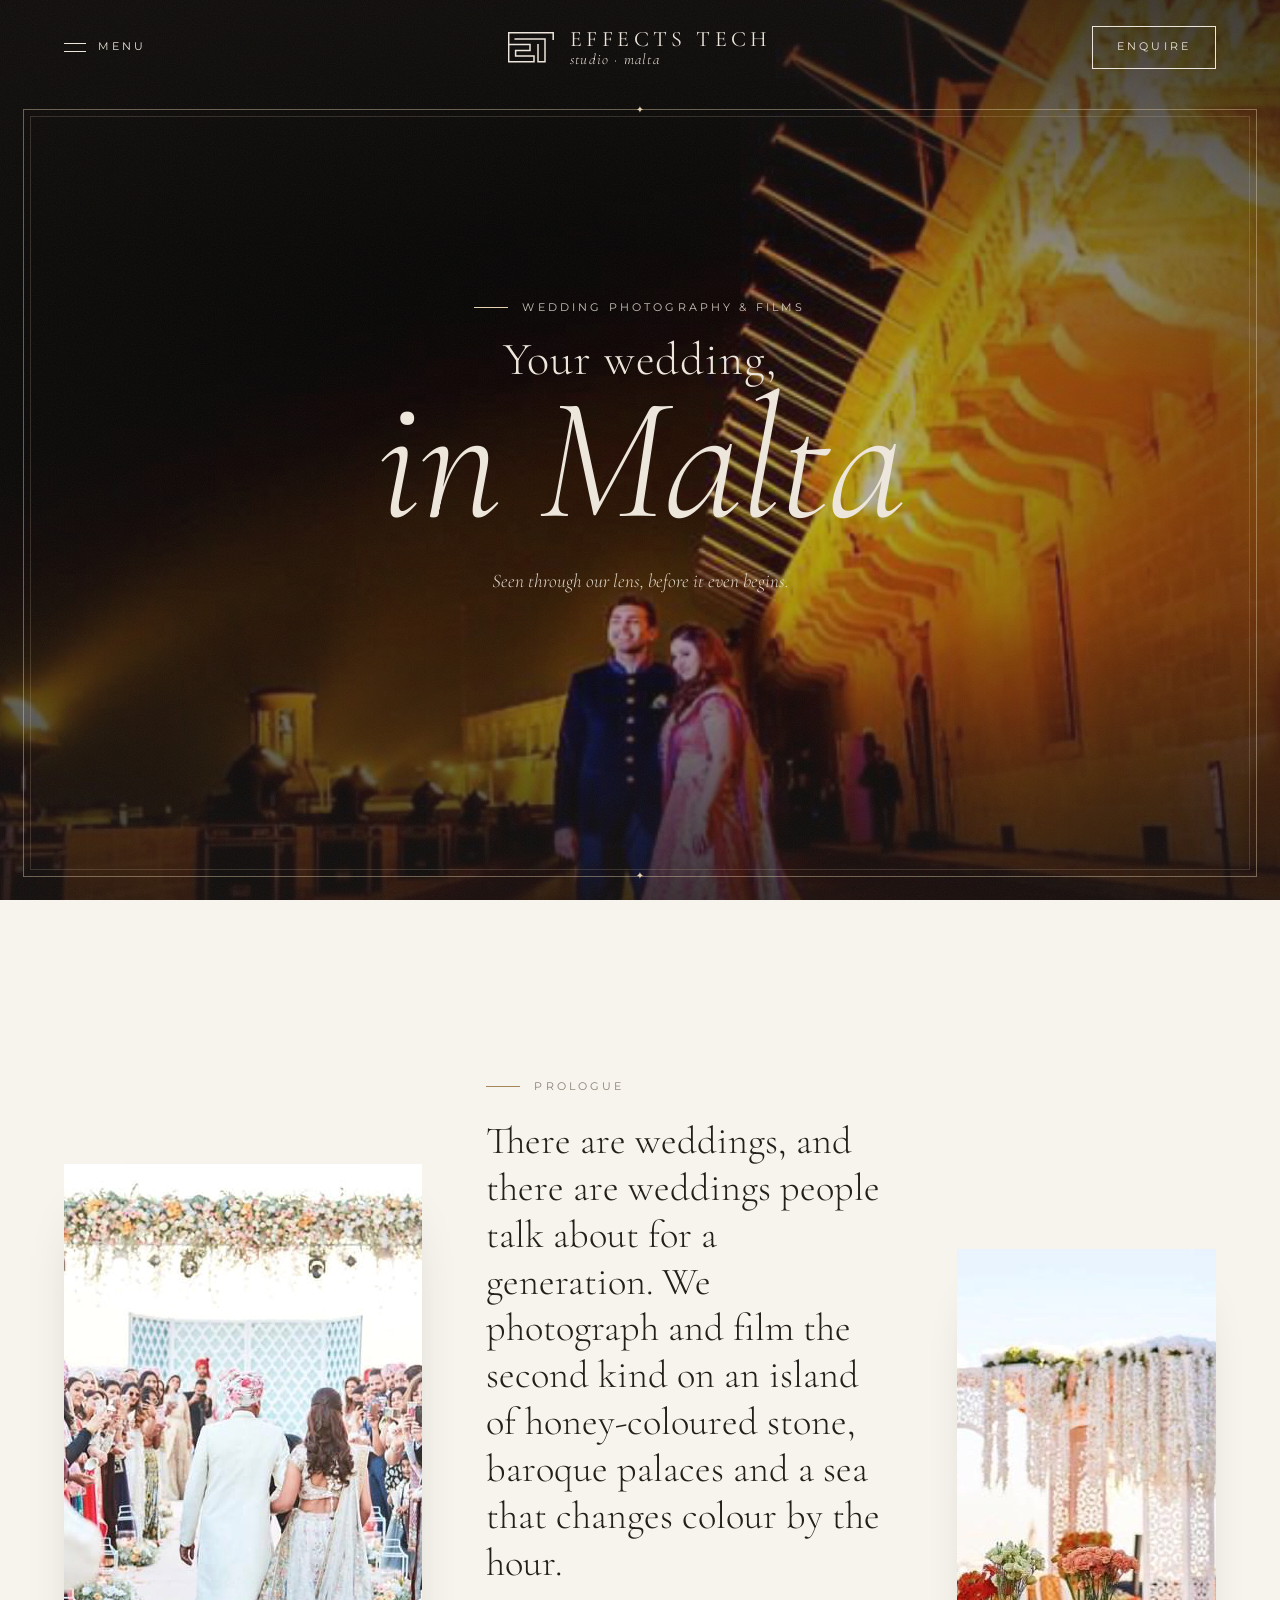
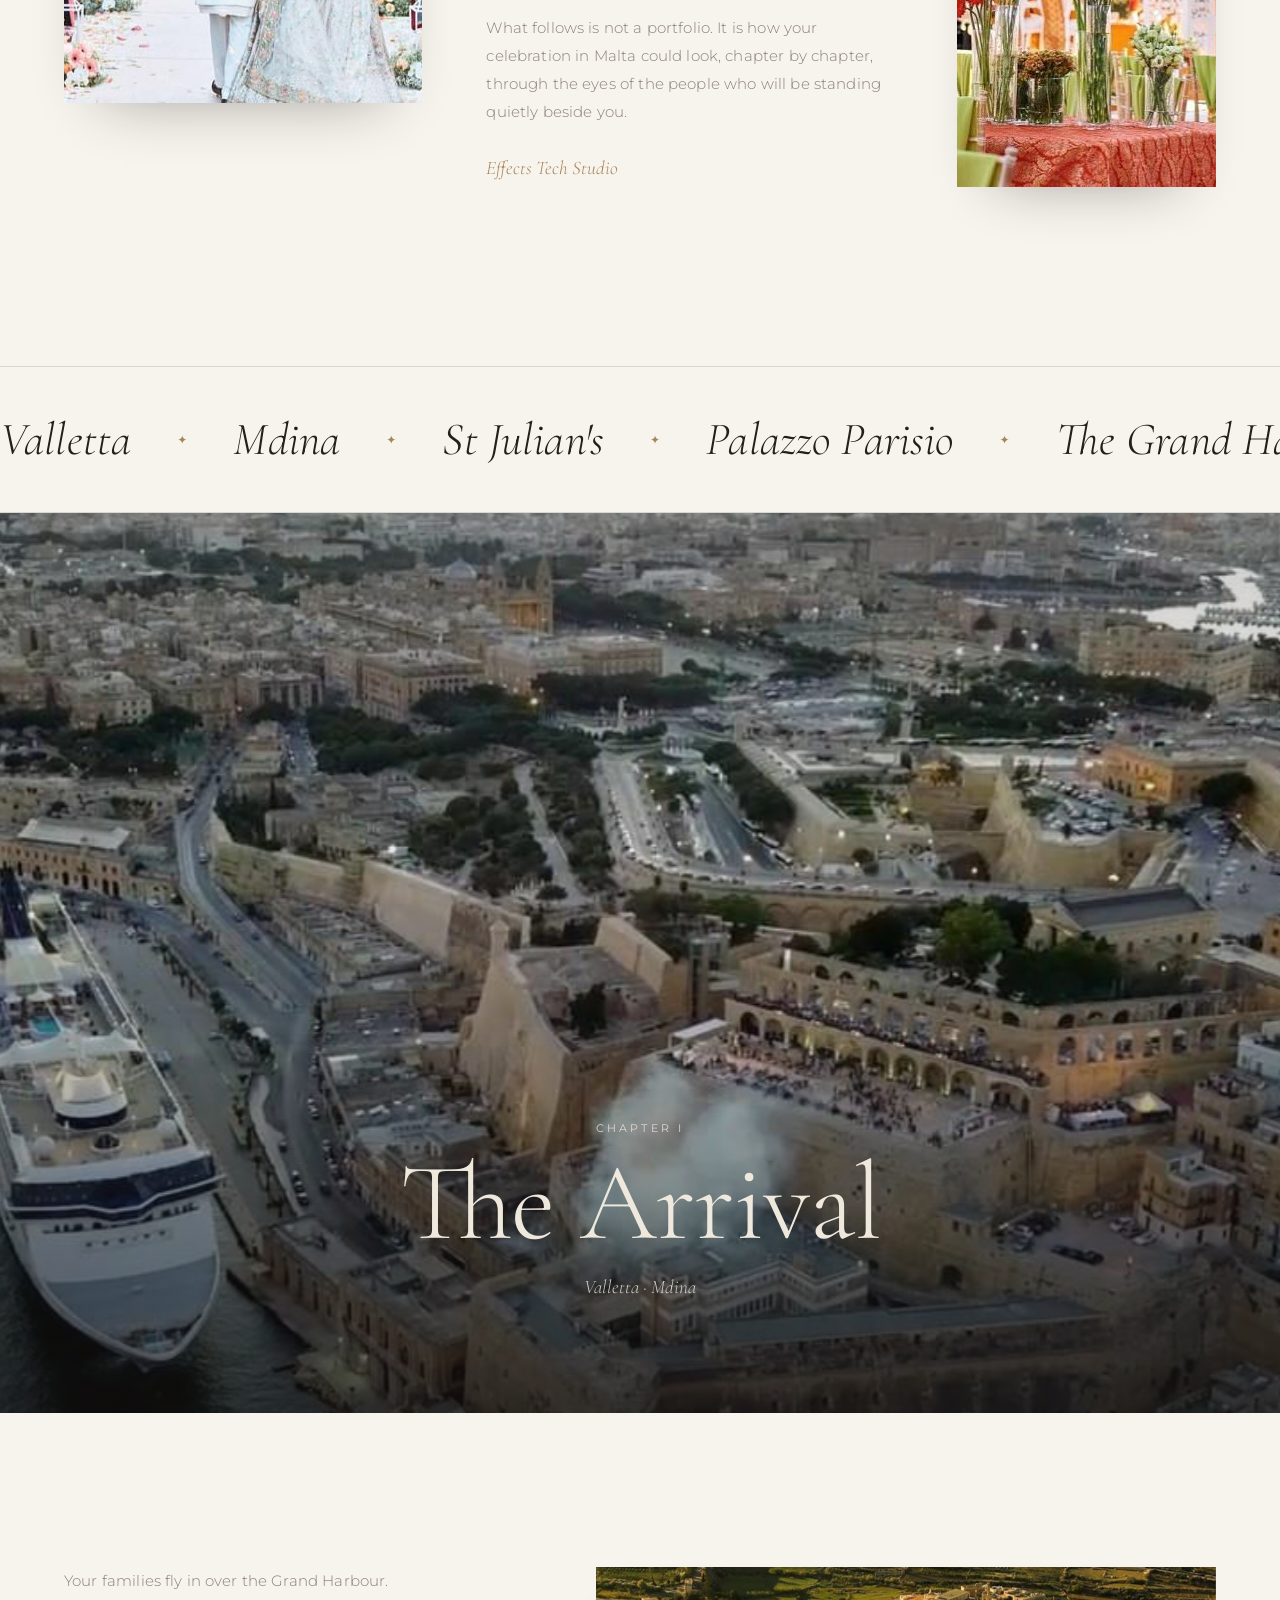
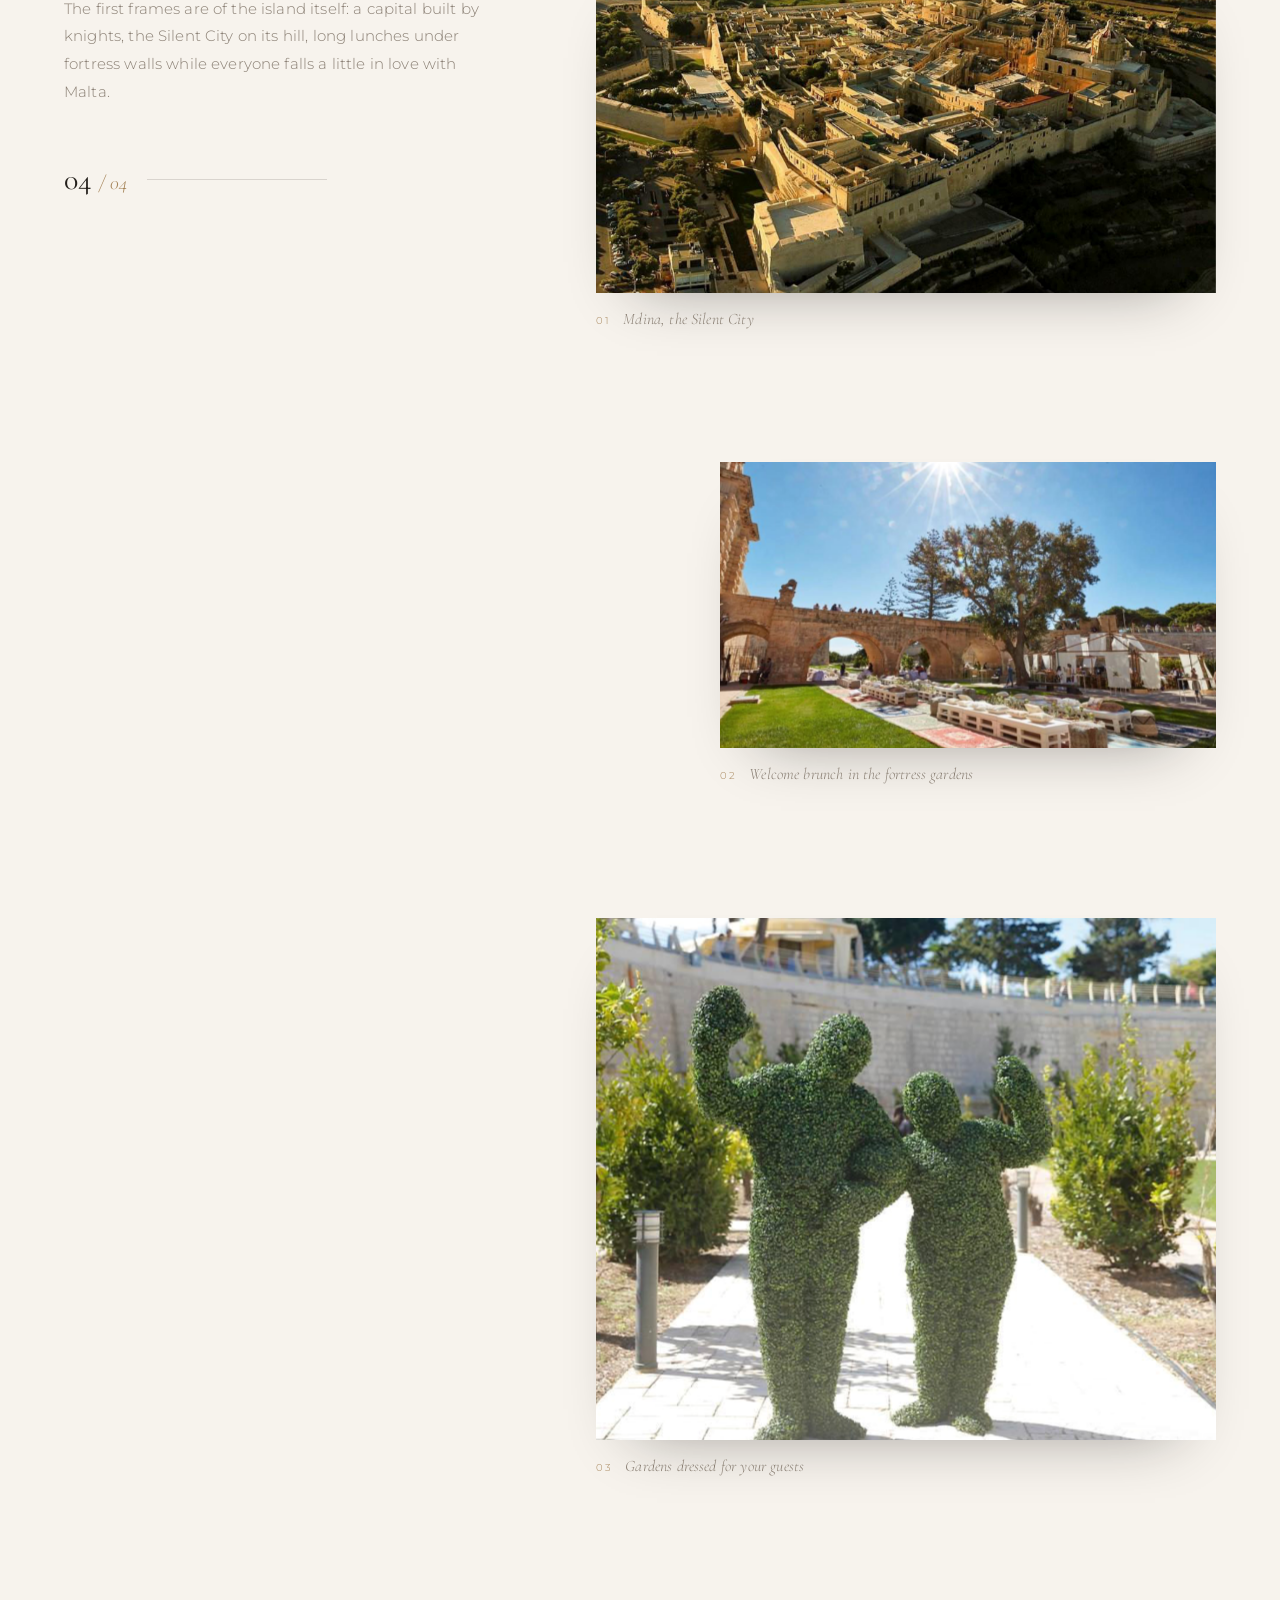
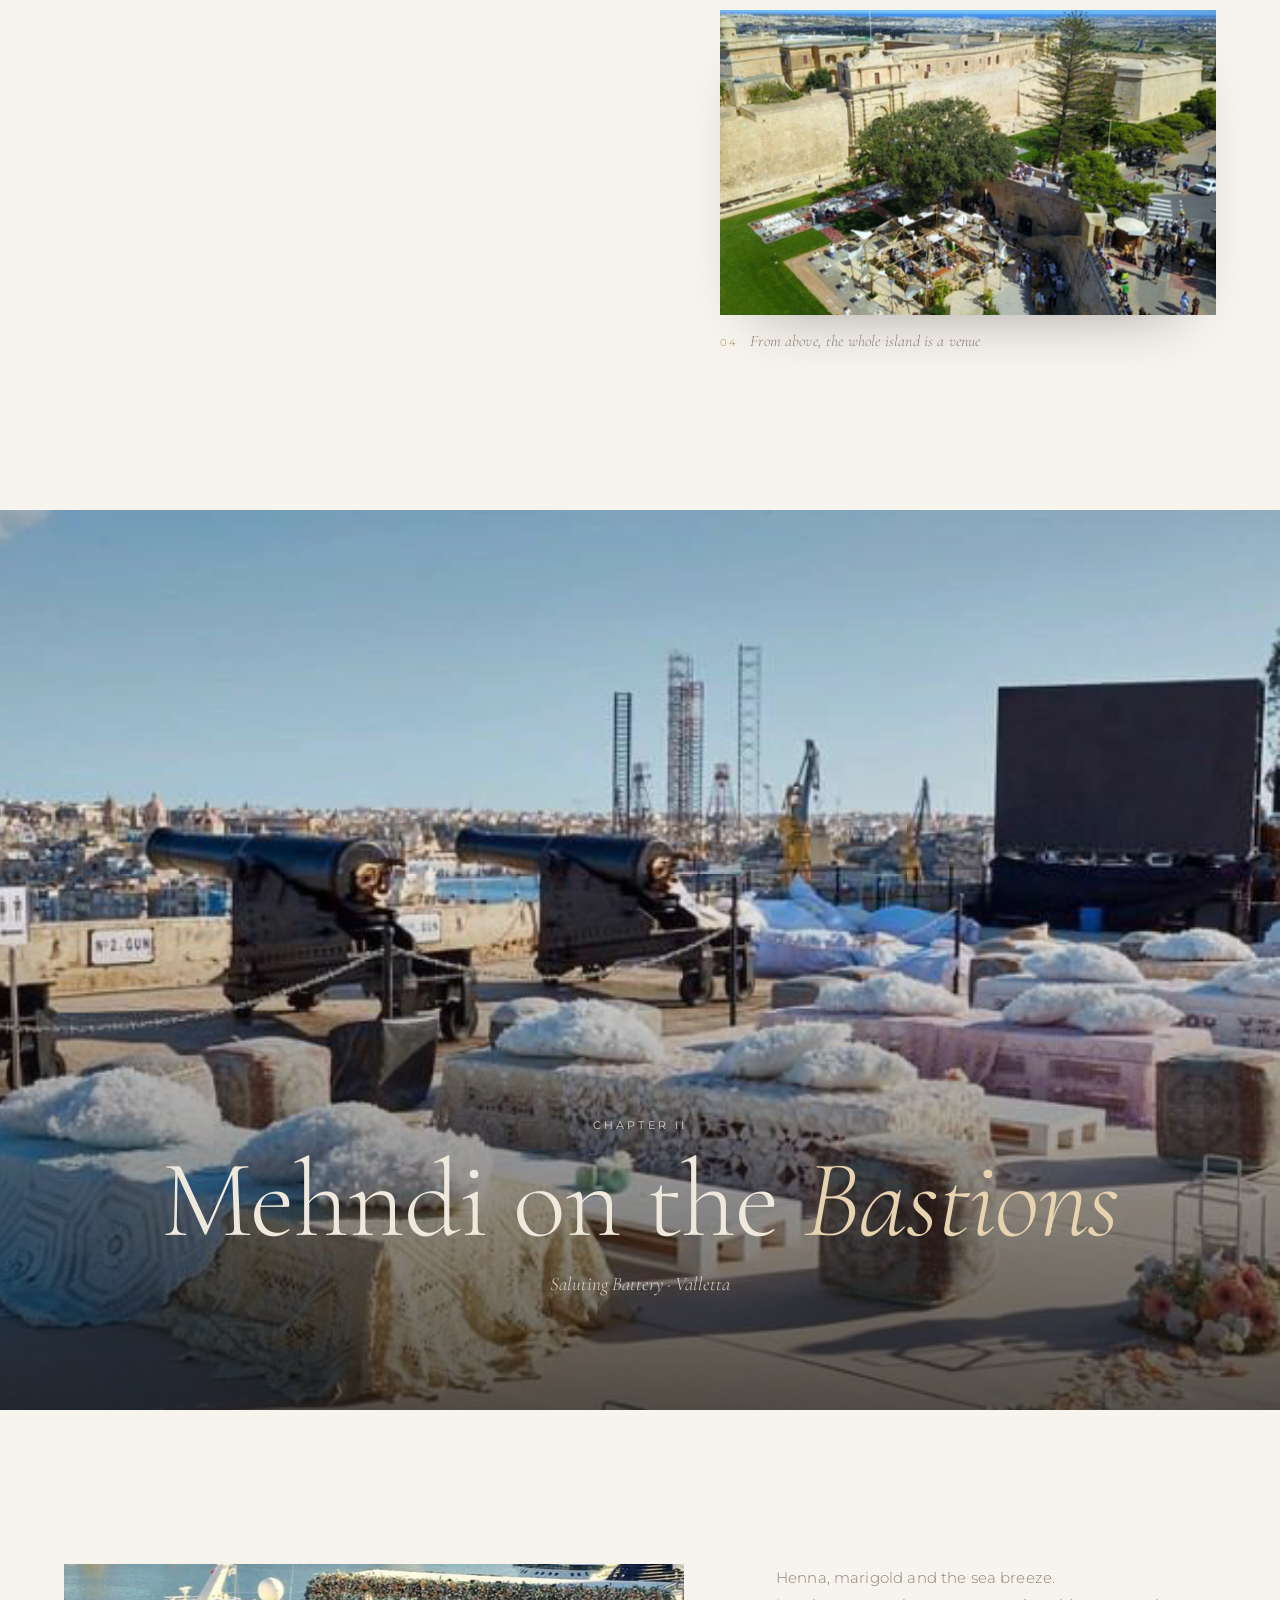
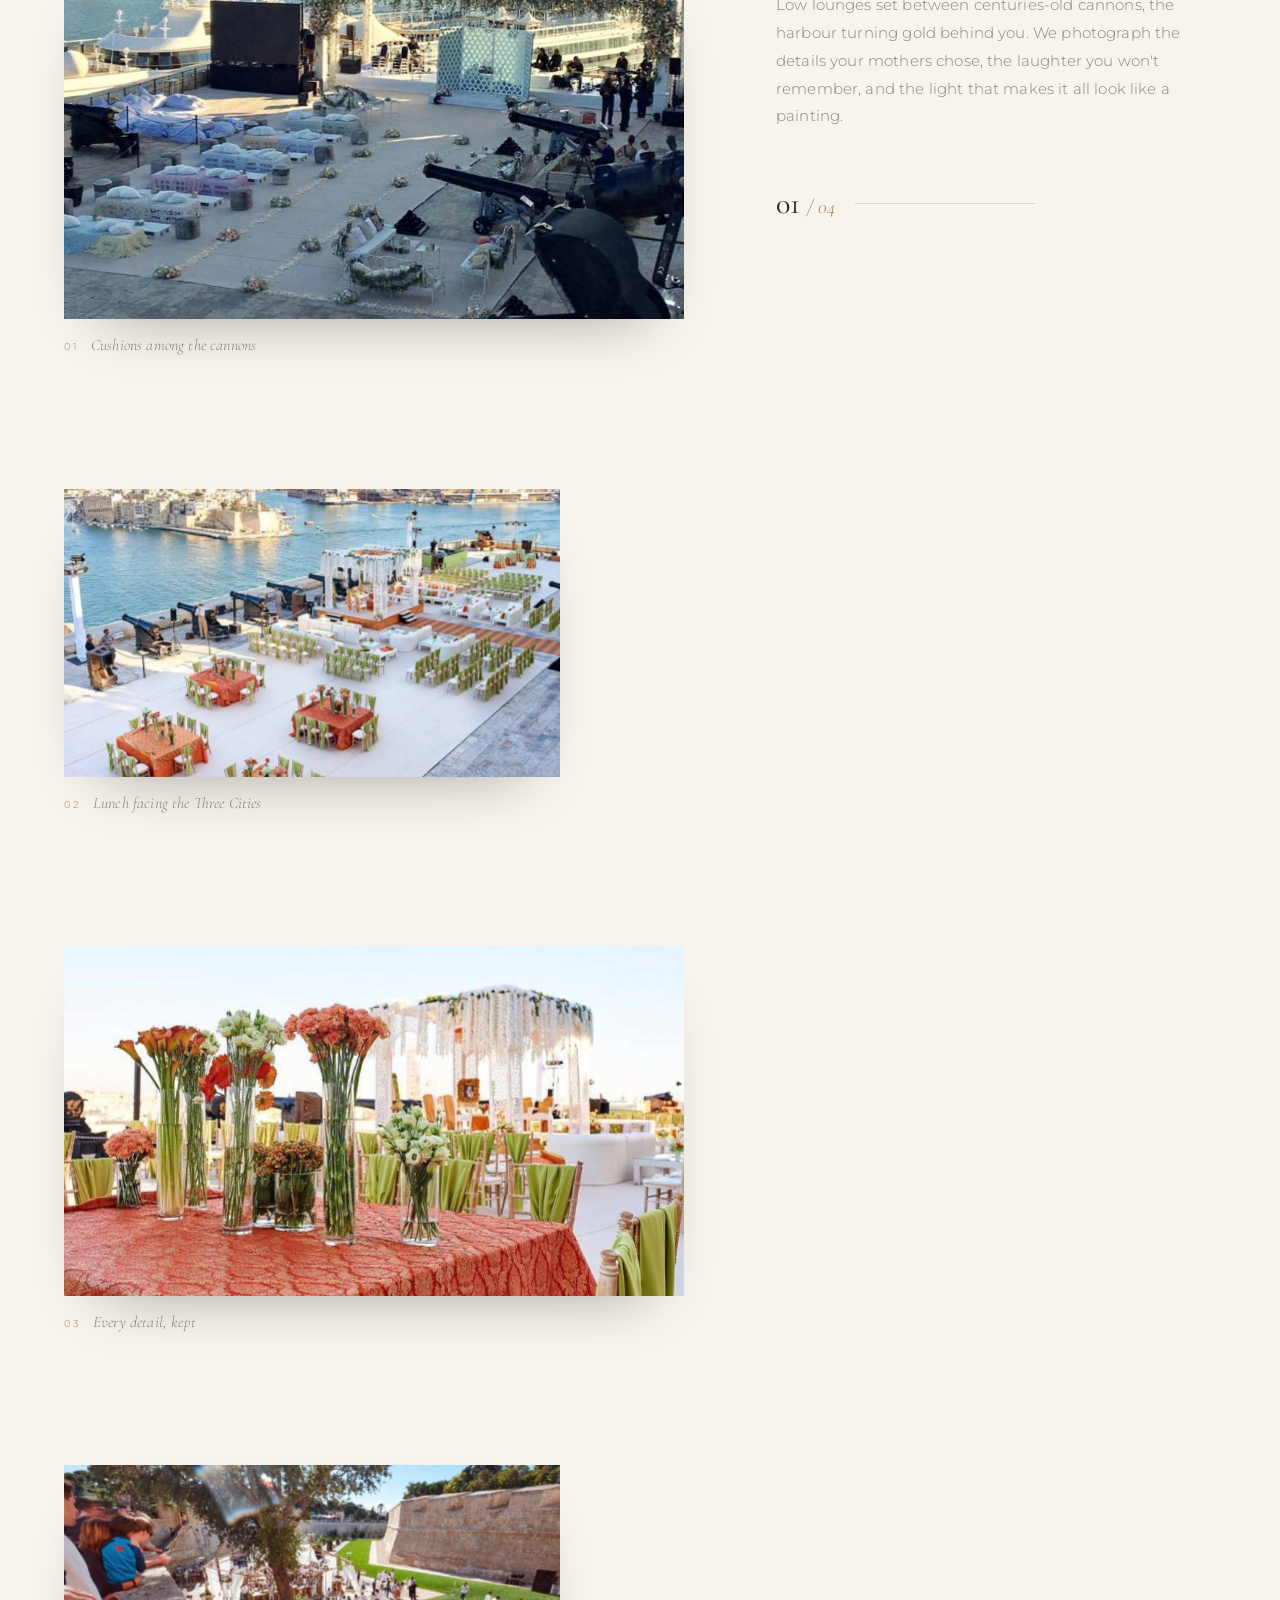
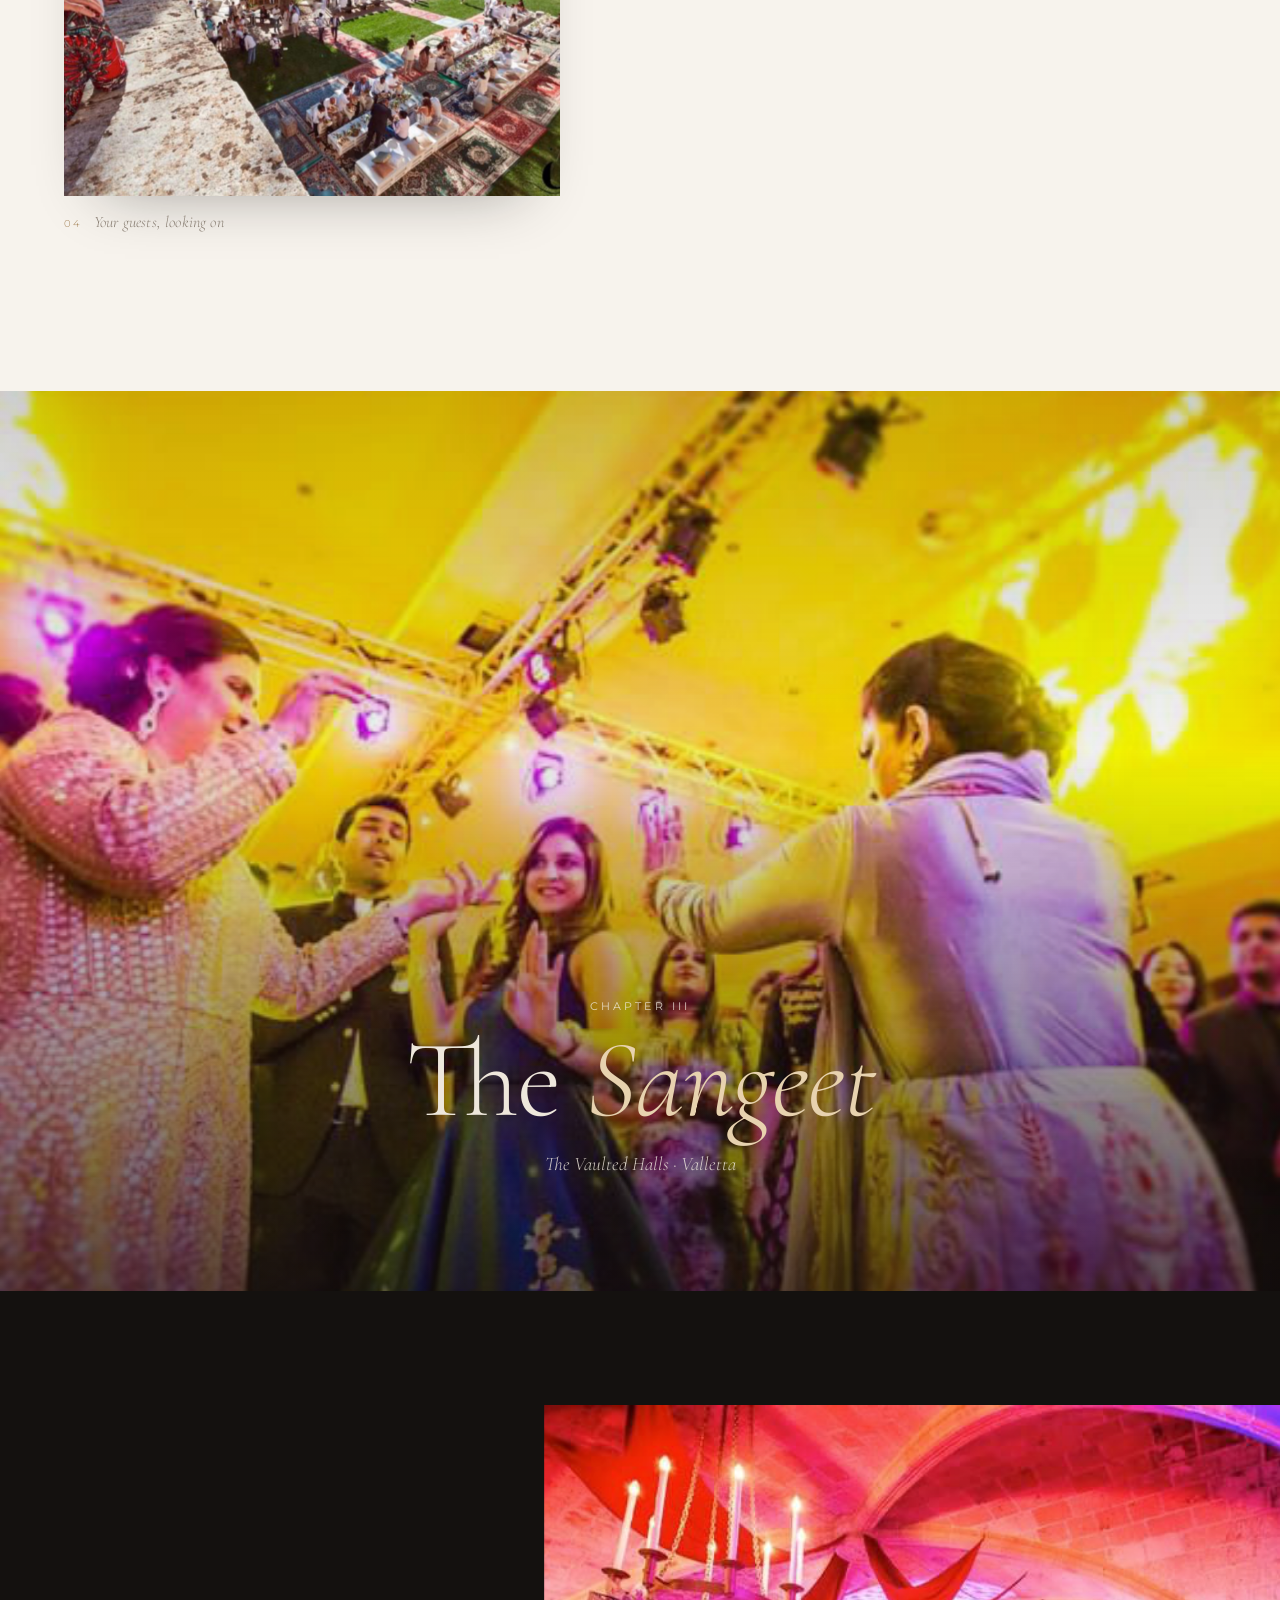
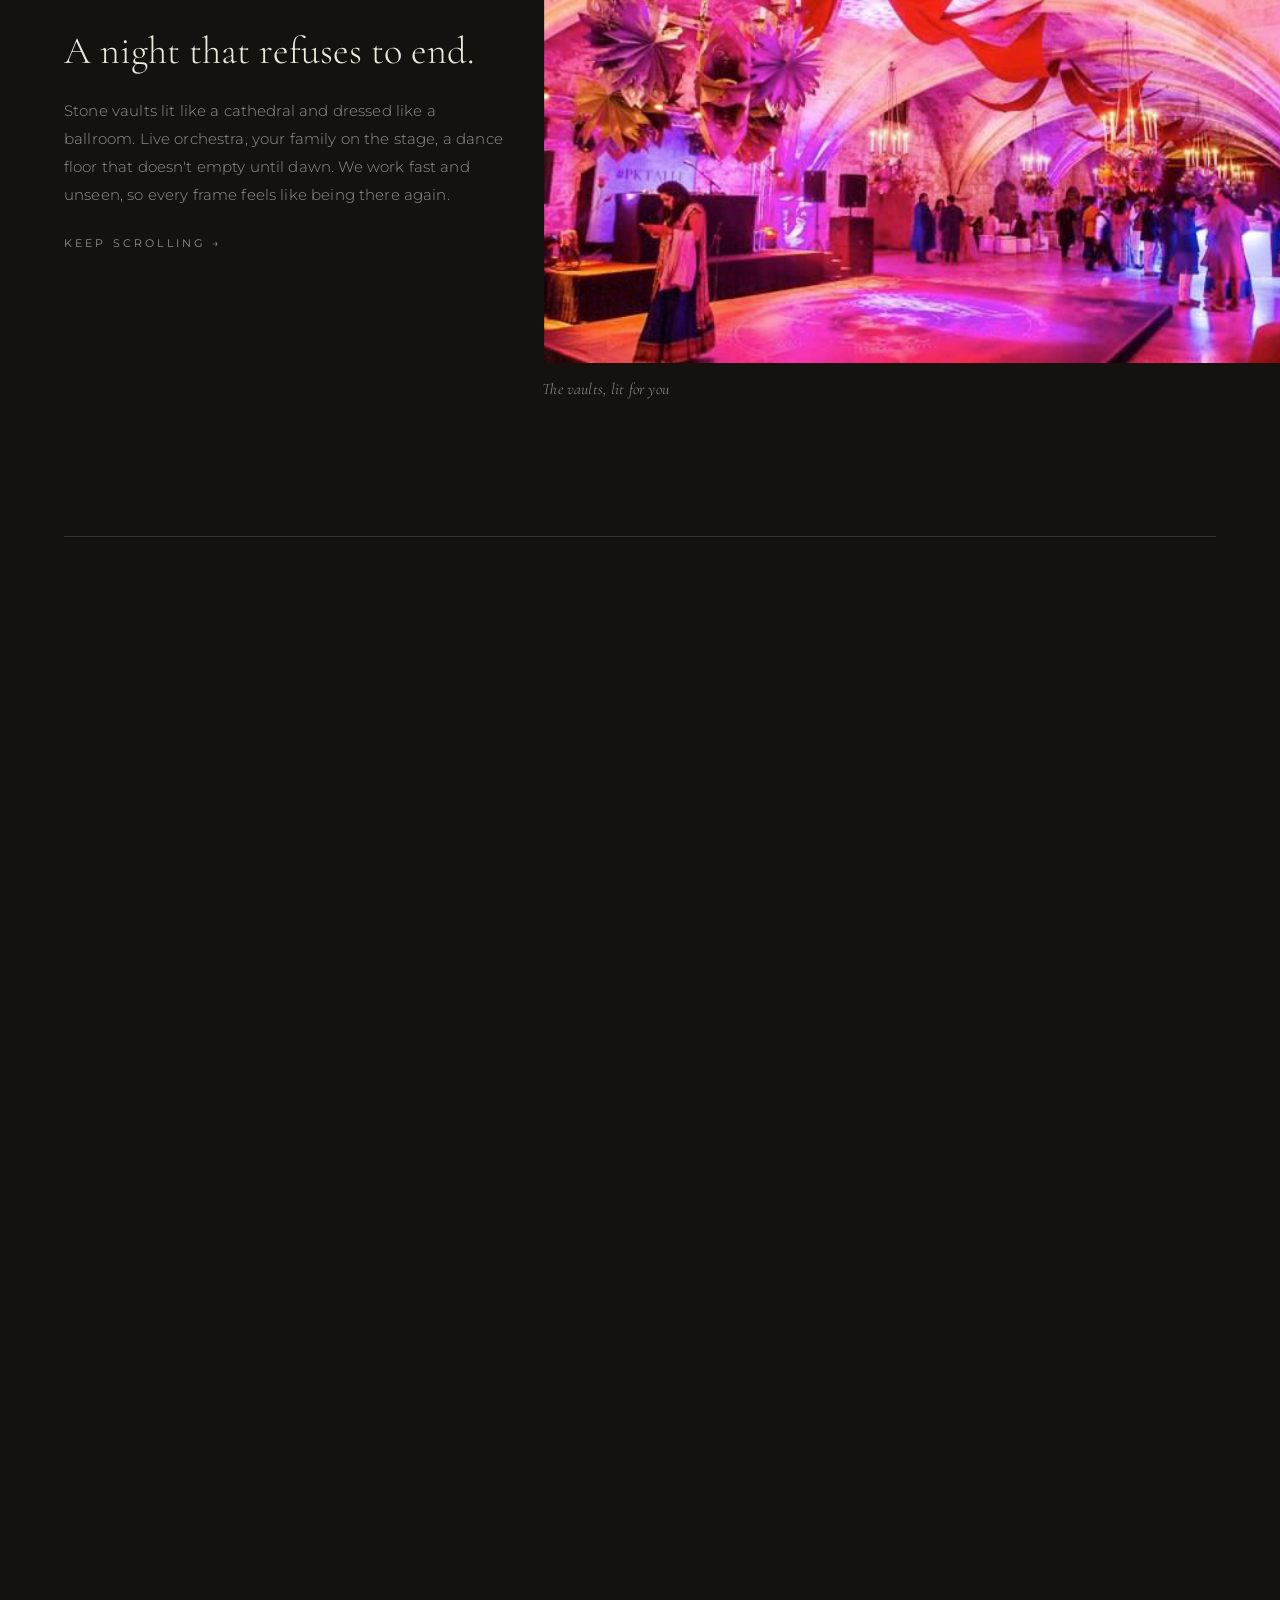
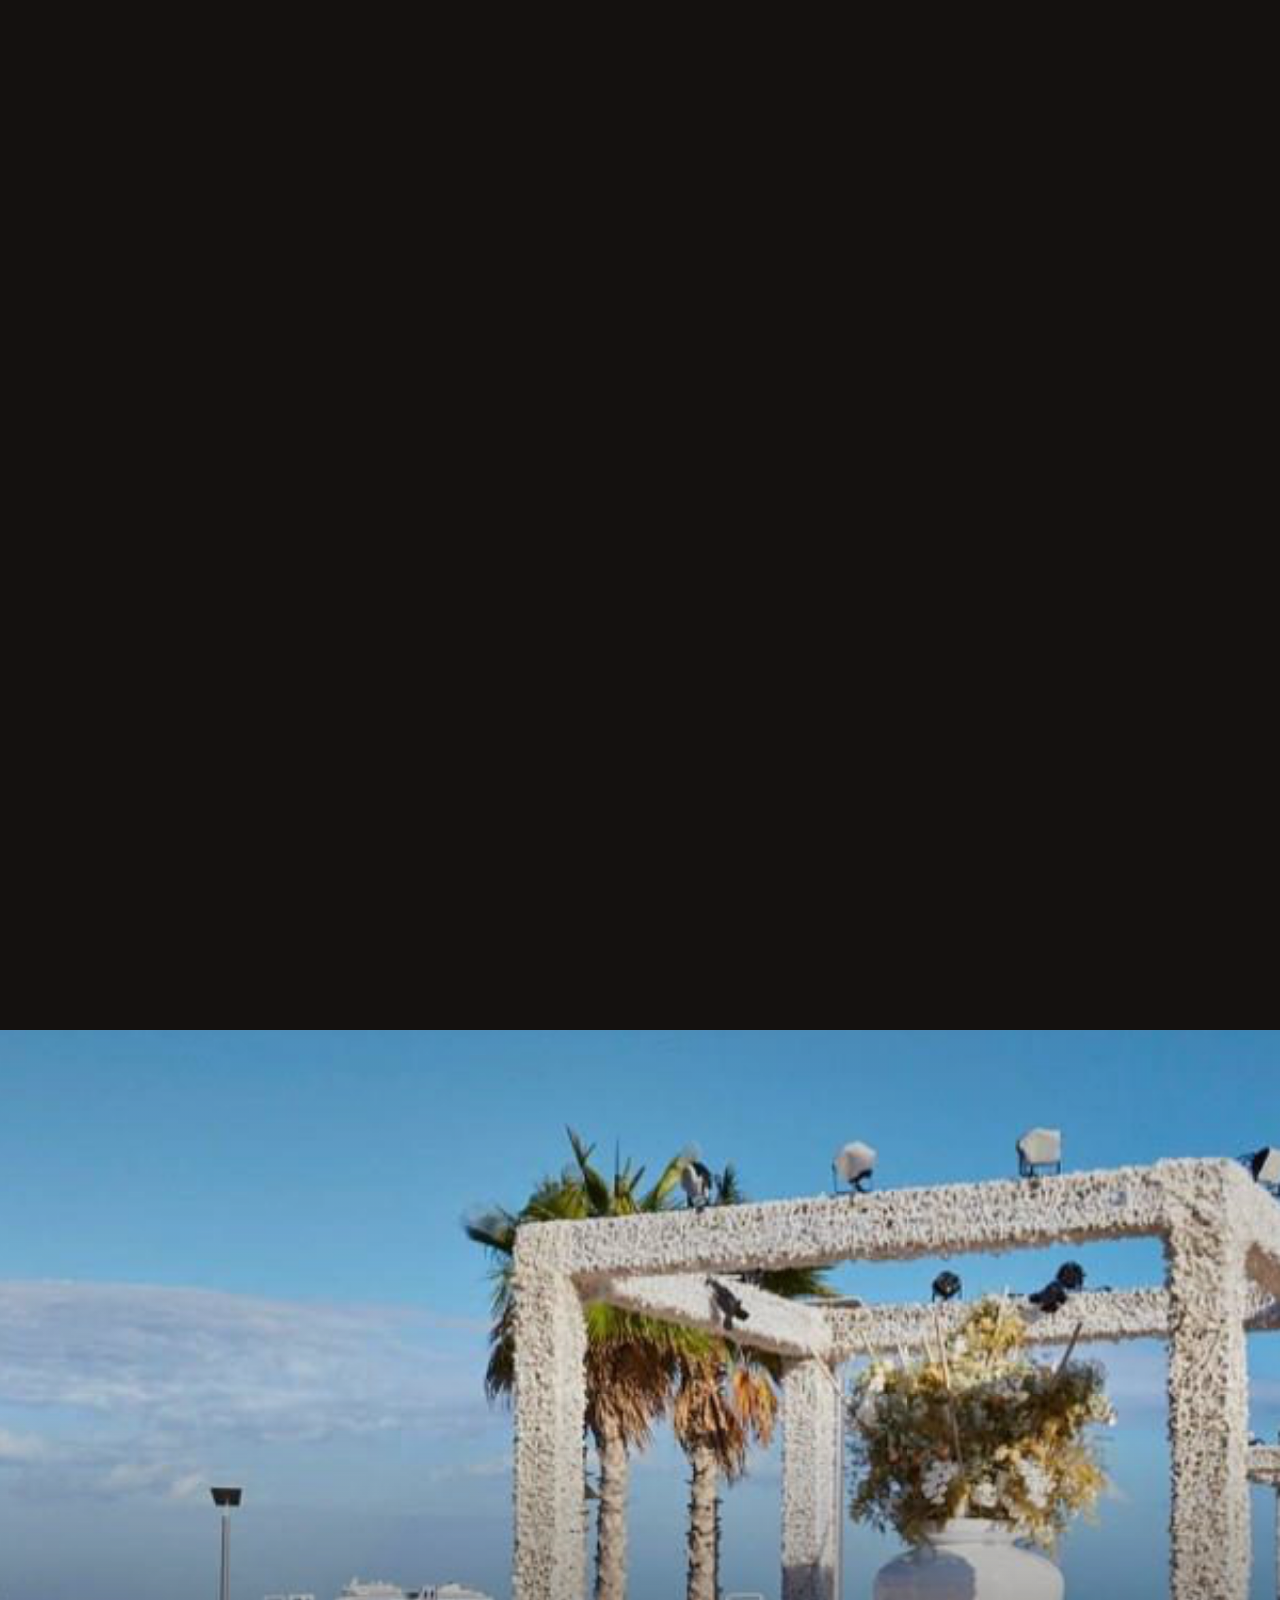
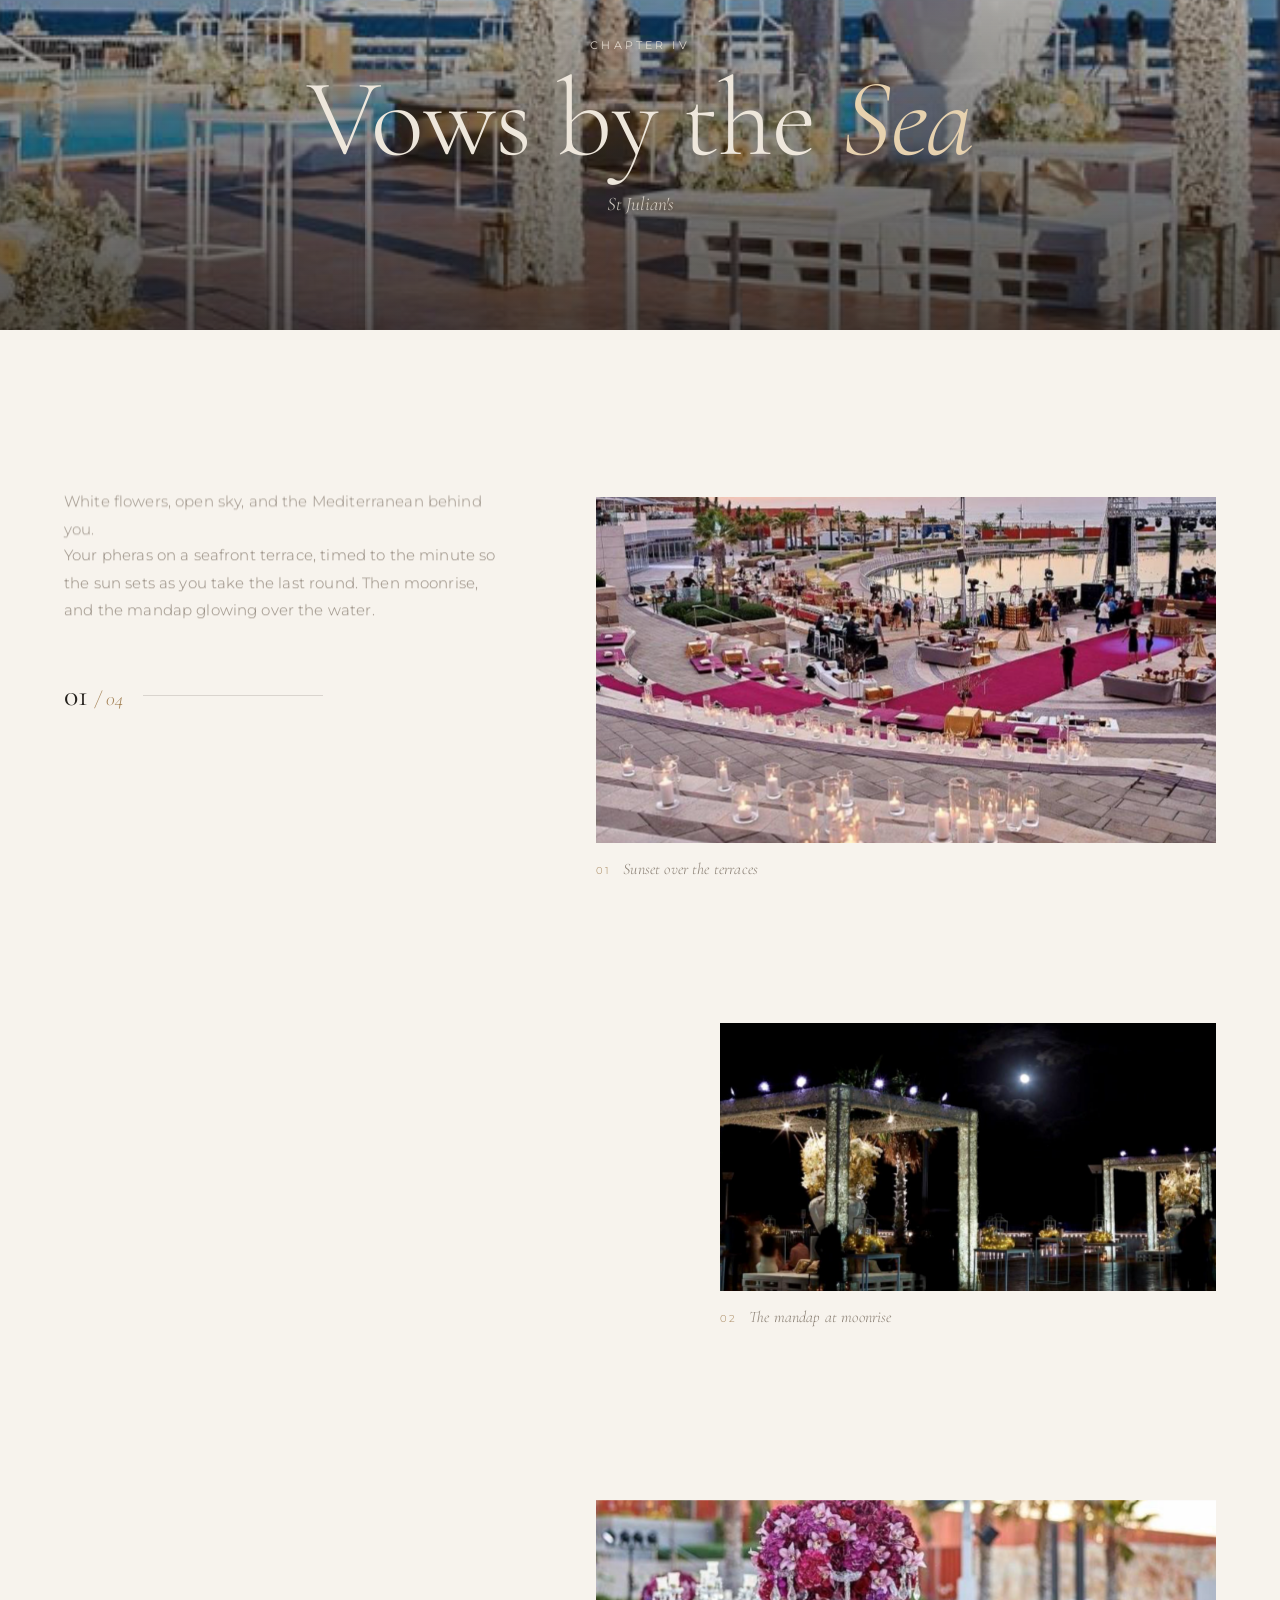
<file: site/index.html>
<!doctype html>
<html lang="en">
<head>
<meta charset="utf-8">
<meta name="viewport" content="width=device-width, initial-scale=1">
<title>Effects Tech Studio — Wedding Photography &amp; Films in Malta</title>
<meta name="description" content="Fine-art wedding photography and films in Malta by Effects Tech Studio. See how your wedding in Malta will unfold, chapter by chapter.">
<link rel="preconnect" href="https://fonts.googleapis.com">
<link rel="preconnect" href="https://fonts.gstatic.com" crossorigin>
<link href="https://fonts.googleapis.com/css2?family=Cormorant+Garamond:ital,wght@0,300;0,400;0,500;1,300;1,400&family=Montserrat:wght@300;400;500&display=swap" rel="stylesheet">
<link rel="icon" type="image/png" href="assets/img/favicon.png">
<link rel="stylesheet" href="assets/css/style.css?v=mwkq0jin">
</head>
<body class="page-home is-loading">
<div class="curtain" aria-hidden="true"><svg class="logo-mark curtain__logo" viewBox="0 0 460 305" fill="none" stroke="currentColor" stroke-width="15" stroke-linecap="square" stroke-linejoin="miter" aria-hidden="true"><path d="M452 72V8H7v289h253v-57H76v-55h144v-60H7"/><path d="M72 70h298v227h-70V128"/></svg></div>

<div class="loader" aria-hidden="true">
  <svg class="logo-mark loader__logo" viewBox="0 0 460 305" fill="none" stroke="currentColor" stroke-width="15" stroke-linecap="square" stroke-linejoin="miter" aria-hidden="true"><path d="M452 72V8H7v289h253v-57H76v-55h144v-60H7"/><path d="M72 70h298v227h-70V128"/></svg>
  <p class="loader__line">Effects Tech Studio · Malta</p>
</div>
<header class="nav">
  <button class="nav__chapters" aria-expanded="false" aria-controls="index">Menu</button>
  <a href="index.html" class="nav__brand" aria-label="Effects Tech Studio, home"><svg class="logo-mark nav__logo" viewBox="0 0 460 305" fill="none" stroke="currentColor" stroke-width="15" stroke-linecap="square" stroke-linejoin="miter" aria-hidden="true"><path d="M452 72V8H7v289h253v-57H76v-55h144v-60H7"/><path d="M72 70h298v227h-70V128"/></svg><span class="nav__words"><span>Effects Tech</span><em>studio · malta</em></span></a>
  <a href="enquire.html" class="nav__enquire">Enquire</a>
</header>

<nav class="index" id="index" aria-label="Site">
  <div class="menu">
    <div class="menu__pages">
      <a href="index.html" aria-current="page"><i>01</i>Home</a>
      <a href="stories.html"><i>02</i>Stories</a>
      <a href="experiences.html"><i>03</i>Experiences</a>
      <a href="studio.html"><i>04</i>The Studio</a>
      <a href="enquire.html"><i>05</i>Enquire</a>
    </div>
    <div class="menu__side">
      <p class="menu__label">The story, in six chapters</p>
      <a href="index.html#ch1"><i>I</i>The Arrival</a>
      <a href="index.html#ch2"><i>II</i>Mehndi on the Bastions</a>
      <a href="index.html#ch3"><i>III</i>The Sangeet</a>
      <a href="index.html#ch4"><i>IV</i>Vows by the Sea</a>
      <a href="index.html#ch5"><i>V</i>Wonderland</a>
      <a href="index.html#ch6"><i>VI</i>The Farewell</a>
      <p class="menu__label">Stories</p>
      <a href="story-the-grand-harbour-wedding.html">The Grand Harbour Wedding</a>
      <a href="story-wonderland-at-palazzo-parisio.html">Wonderland at Palazzo Parisio</a>
      <a href="story-pheras-by-the-sea.html">Pheras by the Sea</a>
    </div>
  </div>
</nav>
<aside class="rail" aria-hidden="true"><span class="rail__no">I</span><span class="rail__bar"><i></i></span><span class="rail__name">The Arrival</span></aside>
<main id="top">
<!-- ================= HERO ================= -->
<section class="hero">
  <div class="hero__frame">
    <div class="hero__img is-on" style="background-image:url(assets/img/p27_021.jpg)"></div>
    <div class="hero__img" style="background-image:url(assets/img/p34_028.jpg)"></div>
    <div class="hero__img" style="background-image:url(assets/img/p26_020.jpg)"></div>
    <div class="hero__img" style="background-image:url(assets/img/p53_044.jpg)"></div>
    <video class="hero__video" src="assets/video/malta-wedding-film.mp4" poster="assets/img/still-aerial.jpg" muted playsinline preload="auto" data-loop="45.6,58.2" aria-hidden="true"></video>
    <div class="hero__shade"></div>
  </div>
  <div class="hero__border" aria-hidden="true"><span></span></div>
  <div class="hero__text">
    <p class="eyebrow">Wedding Photography &amp; Films</p>
    <h1 class="hero__title"><span>Your wedding,</span><em>in Malta</em></h1>
    <p class="hero__sub">Seen through our lens, before it even begins.</p>
  </div>
  <p class="hero__scroll">Scroll to begin the story</p>
</section>

<!-- ================= PROLOGUE ================= -->
<section class="prologue">
  <figure class="ph prologue__a" data-reveal><img src="assets/img/p10_006.jpg" width="897" height="539" alt="A bride and groom walk through their guests beneath a floral arch"></figure>
  <div class="prologue__text">
    <p class="eyebrow">Prologue</p>
    <p class="lead">There are weddings, and there are weddings people talk about for a generation. We photograph and film the second kind on an island of honey-coloured stone, baroque palaces and a sea that changes colour by the hour.</p>
    <p class="body">What follows is not a portfolio. It is how your celebration in Malta could look, chapter by chapter, through the eyes of the people who will be standing quietly beside you.</p>
    <p class="sign">Effects Tech Studio</p>
  </div>
  <figure class="ph prologue__b" data-reveal><img src="assets/img/p14_009.jpg" width="624" height="538" alt="Flower-filled vases on a terracotta tablescape by the sea"></figure>
</section>

<!-- ================= PLACES MARQUEE ================= -->
<div class="marquee" aria-hidden="true">
  <div class="marquee__track">
    <span>Valletta</span><i>✦</i><span>Mdina</span><i>✦</i><span>St Julian's</span><i>✦</i><span>Palazzo Parisio</span><i>✦</i><span>The Grand Harbour</span><i>✦</i><span>Gozo</span><i>✦</i>
    <span>Valletta</span><i>✦</i><span>Mdina</span><i>✦</i><span>St Julian's</span><i>✦</i><span>Palazzo Parisio</span><i>✦</i><span>The Grand Harbour</span><i>✦</i><span>Gozo</span><i>✦</i>
  </div>
</div>

<!-- ================= CHAPTER I ================= -->
<section class="chapter" id="ch1" data-no="I" data-name="The Arrival">
  <div class="opener">
    <div class="opener__img" style="background-image:url(assets/img/p05_001.jpg)"></div>
    <div class="opener__text">
      <p class="opener__no">Chapter I</p>
      <h2 class="opener__title">The Arrival</h2>
      <p class="opener__place">Valletta · Mdina</p>
    </div>
  </div>
  <div class="spread">
    <div class="spread__text"><div class="spread__sticky">
      <div class="copy">
      <p class="copy">Your families fly in over the Grand Harbour.</p>
      <p>The first frames are of the island itself: a capital built by knights, the Silent City on its hill, long lunches under fortress walls while everyone falls a little in love with Malta.</p>
    </div>
      <div class="spread__meta"><p class="spread__count"><b>01</b> / 04</p><span class="spread__line"><i></i></span></div>
    </div></div>
    <div class="spread__photos">
      <figure class="ph spread__ph" data-reveal><img src="assets/img/p18_012.jpg" width="959" height="504" alt="Mdina, the walled Silent City, at golden hour" loading="lazy"><figcaption>Mdina, the Silent City</figcaption></figure>
      <figure class="ph spread__ph" data-reveal><img src="assets/img/p20_014.jpg" width="937" height="540" alt="A welcome brunch set beneath fortress arches" loading="lazy"><figcaption>Welcome brunch in the fortress gardens</figcaption></figure>
      <figure class="ph spread__ph" data-reveal><img src="assets/img/p21_015.jpg" width="800" height="675" alt="Topiary sculptures in a limestone garden" loading="lazy"><figcaption>Gardens dressed for your guests</figcaption></figure>
      <figure class="ph spread__ph" data-reveal><img src="assets/img/p19_013.jpg" width="800" height="492" alt="Aerial view of a garden party beneath the bastions" loading="lazy"><figcaption>From above, the whole island is a venue</figcaption></figure>
    </div>
  </div>
</section>

<!-- ================= CHAPTER II ================= -->
<section class="chapter" id="ch2" data-no="II" data-name="Mehndi on the Bastions">
  <div class="opener">
    <div class="opener__img" style="background-image:url(assets/img/p08_004.jpg)"></div>
    <div class="opener__text">
      <p class="opener__no">Chapter II</p>
      <h2 class="opener__title">Mehndi on the <em>Bastions</em></h2>
      <p class="opener__place">Saluting Battery · Valletta</p>
    </div>
  </div>
  <div class="spread spread--flip">
    <div class="spread__text"><div class="spread__sticky">
      <div class="copy">
      <p class="copy">Henna, marigold and the sea breeze.</p>
      <p>Low lounges set between centuries-old cannons, the harbour turning gold behind you. We photograph the details your mothers chose, the laughter you won't remember, and the light that makes it all look like a painting.</p>
    </div>
      <div class="spread__meta"><p class="spread__count"><b>01</b> / 04</p><span class="spread__line"><i></i></span></div>
    </div></div>
    <div class="spread__photos">
      <figure class="ph spread__ph" data-reveal><img src="assets/img/p09_005.jpg" width="940" height="539" alt="Lounges and a floral stage among the old cannons" loading="lazy"><figcaption>Cushions among the cannons</figcaption></figure>
      <figure class="ph spread__ph" data-reveal><img src="assets/img/p12_007.jpg" width="931" height="541" alt="Coloured dining tables on a terrace facing the Three Cities" loading="lazy"><figcaption>Lunch facing the Three Cities</figcaption></figure>
      <figure class="ph spread__ph" data-reveal><img src="assets/img/p13_008.jpg" width="960" height="541" alt="Tall vases of gerbera and calla lilies on a terracotta table" loading="lazy"><figcaption>Every detail, kept</figcaption></figure>
      <figure class="ph spread__ph" data-reveal><img src="assets/img/p22_016.jpg" width="810" height="540" alt="Guests looking down from the bastion walls onto the mehndi" loading="lazy"><figcaption>Your guests, looking on</figcaption></figure>
    </div>
  </div>
</section>

<!-- ================= CHAPTER III ================= -->
<section class="chapter chapter--dark" id="ch3" data-no="III" data-name="The Sangeet">
  <div class="opener">
    <div class="opener__img" style="background-image:url(assets/img/p41_033.jpg)"></div>
    <div class="opener__text">
      <p class="opener__no">Chapter III</p>
      <h2 class="opener__title">The <em>Sangeet</em></h2>
      <p class="opener__place">The Vaulted Halls · Valletta</p>
    </div>
  </div>
  <div class="hscroll">
    <div class="hscroll__track">
      <div class="copy hscroll__copy">
      <p class="copy__lead">A night that refuses to end.</p>
      <p>Stone vaults lit like a cathedral and dressed like a ballroom. Live orchestra, your family on the stage, a dance floor that doesn't empty until dawn. We work fast and unseen, so every frame feels like being there again.</p>
    <p class="hscroll__hint">Keep scrolling →</p></div>
      <figure class="ph"><img src="assets/img/p38_030.jpg" width="866" height="436" alt="A candlelit vaulted hall dressed in red and gold" loading="lazy"><figcaption>The vaults, lit for you</figcaption></figure>
      <figure class="ph ph--tall"><img src="assets/img/p33_027.jpg" width="900" height="487" alt="Friends in festive dress pose beneath coloured lights" loading="lazy"><figcaption>The friends who flew in</figcaption></figure>
      <figure class="ph"><img src="assets/img/p42_034.jpg" width="850" height="444" alt="A singer performs under magenta stage lights" loading="lazy"><figcaption>Live, all night</figcaption></figure>
      <figure class="ph ph--tall"><img src="assets/img/p45_037.jpg" width="809" height="539" alt="A singer and percussionist on stage" loading="lazy"><figcaption>The family performance</figcaption></figure>
      <figure class="ph"><img src="assets/img/p24_018.jpg" width="810" height="540" alt="A pink-lit lounge with chandeliers and velvet seating" loading="lazy"><figcaption>The lounge after midnight</figcaption></figure>
      <figure class="ph"><img src="assets/img/p25_019.jpg" width="959" height="540" alt="Guests dancing on a deck at night" loading="lazy"><figcaption>Nobody went home</figcaption></figure>
    </div>
    <div class="hscroll__bar"><i></i></div>
  </div>
</section>

<!-- ================= CHAPTER IV ================= -->
<section class="chapter" id="ch4" data-no="IV" data-name="Vows by the Sea">
  <div class="opener">
    <div class="opener__img" style="background-image:url(assets/img/p27_021.jpg)"></div>
    <div class="opener__text">
      <p class="opener__no">Chapter IV</p>
      <h2 class="opener__title">Vows by the <em>Sea</em></h2>
      <p class="opener__place">St Julian's</p>
    </div>
  </div>
  <div class="spread">
    <div class="spread__text"><div class="spread__sticky">
      <div class="copy">
      <p class="copy">White flowers, open sky, and the Mediterranean behind you.</p>
      <p>Your pheras on a seafront terrace, timed to the minute so the sun sets as you take the last round. Then moonrise, and the mandap glowing over the water.</p>
    </div>
      <div class="spread__meta"><p class="spread__count"><b>01</b> / 04</p><span class="spread__line"><i></i></span></div>
    </div></div>
    <div class="spread__photos">
      <figure class="ph spread__ph" data-reveal><img src="assets/img/p15_010.jpg" width="931" height="540" alt="A seafront amphitheatre dressed in pink at sunset" loading="lazy"><figcaption>Sunset over the terraces</figcaption></figure>
      <figure class="ph spread__ph" data-reveal><img src="assets/img/p26_020.jpg" width="963" height="541" alt="Floral mandaps lit beneath a full moon" loading="lazy"><figcaption>The mandap at moonrise</figcaption></figure>
      <figure class="ph spread__ph" data-reveal><img src="assets/img/p17_011.jpg" width="931" height="542" alt="Tall magenta centrepieces beneath palm trees" loading="lazy"><figcaption>Dinner under the palms</figcaption></figure>
      <figure class="ph spread__ph" data-reveal><img src="assets/img/p28_022.jpg" width="960" height="540" alt="A fire performer by a lit pool at night" loading="lazy"><figcaption>Fire on the water</figcaption></figure>
    </div>
  </div>
  <p class="pull">We time the last phera to the sunset. <em>To the minute.</em></p>
</section>

<!-- ================= CHAPTER V ================= -->
<section class="chapter chapter--dark" id="ch5" data-no="V" data-name="Wonderland">
  <div class="opener">
    <div class="opener__img" style="background-image:url(assets/img/p50_041.jpg)"></div>
    <div class="opener__text">
      <p class="opener__no">Chapter V</p>
      <h2 class="opener__title"><em>Wonderland</em></h2>
      <p class="opener__place">Palazzo Parisio · Naxxar</p>
    </div>
  </div>
  <div class="spread spread--flip">
    <div class="spread__text"><div class="spread__sticky">
      <div class="copy">
      <p class="copy">A baroque palace, a masked gala.</p>
      <p>Gilded salons, performers who don't blink, a banquet that looks like a Renaissance painting. This is where our cinematographers do their most extravagant work.</p>
    </div>
      <div class="spread__meta"><p class="spread__count"><b>01</b> / 04</p><span class="spread__line"><i></i></span></div>
    </div></div>
    <div class="spread__photos">
      <figure class="ph spread__ph" data-reveal><img src="assets/img/p46_038.jpg" width="853" height="487" alt="Living statues in a gilded baroque salon" loading="lazy"><figcaption>Living statues in the gilded salon</figcaption></figure>
      <figure class="ph spread__ph" data-reveal><img src="assets/img/p48_039.jpg" width="900" height="445" alt="A feathered masquerade mask among red roses" loading="lazy"><figcaption>Masquerade</figcaption></figure>
      <figure class="ph spread__ph" data-reveal><img src="assets/img/p49_040.jpg" width="1050" height="620" alt="A masked banquet with feathered centrepieces" loading="lazy"><figcaption>The banquet</figcaption></figure>
      <figure class="ph spread__ph" data-reveal><img src="assets/img/p31_025.jpg" width="900" height="487" alt="A performer in white before a rose-lit wall" loading="lazy"><figcaption>After dark in Valletta</figcaption></figure>
    </div>
  </div>
</section>

<!-- ================= CHAPTER VI ================= -->
<section class="chapter" id="ch6" data-no="VI" data-name="The Farewell">
  <div class="opener">
    <div class="opener__img" style="background-image:url(assets/img/p39_031.jpg)"></div>
    <div class="opener__text">
      <p class="opener__no">Chapter VI</p>
      <h2 class="opener__title">The <em>Farewell</em></h2>
      <p class="opener__place">Grand Harbour · Valletta</p>
    </div>
  </div>
  <div class="spread">
    <div class="spread__text"><div class="spread__sticky">
      <div class="copy">
      <p class="copy">The cannons fire across the harbour.</p>
      <p>A private salute from the Saluting Battery, the city lit gold, and one last portrait of the two of you before the island lets you go. Some endings deserve to be heard across a city, and photographed properly.</p>
    </div>
      <div class="spread__meta"><p class="spread__count"><b>01</b> / 03</p><span class="spread__line"><i></i></span></div>
    </div></div>
    <div class="spread__photos">
      <figure class="ph spread__ph" data-reveal><img src="assets/img/p34_028.jpg" width="900" height="436" alt="A couple beside a golden-lit baroque facade at night" loading="lazy"><figcaption>The two of you, finally alone</figcaption></figure>
      <figure class="ph spread__ph" data-reveal><img src="assets/img/p53_044.jpg" width="959" height="539" alt="Valletta lit gold at blue hour" loading="lazy"><figcaption>Valletta at blue hour</figcaption></figure>
      <figure class="ph spread__ph" data-reveal><img src="assets/img/p07_003.jpg" width="960" height="539" alt="A floral stage above the harbour at night" loading="lazy"><figcaption>The last song</figcaption></figure>
    </div>
  </div>
</section>

<!-- ================= THE FILM ================= -->
<section class="film">
  <video class="film__video" src="assets/video/malta-wedding-film.mp4" poster="assets/img/film-poster.jpg" muted loop playsinline preload="metadata" aria-hidden="true"></video>
  <div class="film__shade"></div>
  <div class="film__text">
    <p class="eyebrow eyebrow--light">The Film</p>
    <h2 class="film__title">And then, <em>it moves.</em></h2>
    <p>Every chapter is also filmed, scored and graded into a feature you will watch on every anniversary. This is one of our Malta weddings.</p>
    <button class="film__play" data-play><span>▶</span> Watch the film <i>3 min · sound on</i></button>
  </div>
</section>

<!-- ================= FEATURED STORY ================= -->
<section class="feature">
  <a href="story-the-grand-harbour-wedding.html" class="feature__link">
    <figure class="feature__img"><img src="assets/img/still-embrace.jpg" width="656" height="269" alt="The couple embrace beneath a floral mandap at night" loading="lazy"></figure>
    <div class="feature__text">
      <p class="eyebrow">Featured story</p>
      <h2 class="h2">The Grand Harbour Wedding</h2>
      <p>Three days on Valletta's bastions: a baraat to the beat of Maltese pipes and drums, pheras under white flowers, a sangeet that ran until dawn and a cannon salute over the harbour.</p>
      <span class="feature__more">Read the story &amp; watch the film →</span>
    </div>
  </a>
</section>

<!-- ================= EXPERIENCES TEASER ================= -->
<section class="collections">
  <p class="eyebrow">Now launching</p>
  <h2 class="h2">Exclusive celebration <em>experiences</em></h2>
  <div class="cols"><article class="col" data-metal="silver"><p class="col__no">I</p><h3 class="metal">Silver</h3><p class="col__sub">Celebration Experience</p><p>An intimate island wedding.</p><a href="experiences.html#silver">Discover Silver</a></article><article class="col col--mid" data-metal="gold"><p class="col__no">II</p><h3 class="metal">Gold</h3><p class="col__sub">Celebration Experience</p><p>The classic three-day celebration.</p><a href="experiences.html#gold">Discover Gold</a></article><article class="col" data-metal="platinum"><p class="col__no">III</p><h3 class="metal">Platinum</h3><p class="col__sub">Celebration Experience</p><p>An island-wide spectacle.</p><a href="experiences.html#platinum">Discover Platinum</a></article></div>
  <p class="collections__note">Every experience is tailored to your celebration. Investment is shared on enquiry.</p>
</section>

<section class="cta">
  <p class="eyebrow">Your date</p>
  <p class="cta__line">Tell us about <em>your Malta wedding.</em></p>
  <a href="enquire.html" class="cta__btn">Begin your enquiry</a>
</section>
</main>

<footer class="footer">
  <div class="footer__close">
    <p class="footer__kicker">Malta, with love</p>
    <p class="footer__line-big">Every wedding we photograph begins with <em>one conversation.</em></p>
    <a href="enquire.html" class="footer__btn">Enquire about your date</a>
  </div>

  <div class="footer__gallery" aria-hidden="true">
    <figure><img src="assets/img/p26_020.jpg" width="963" height="541" alt="" loading="lazy"></figure>
    <figure><img src="assets/img/p46_038.jpg" width="853" height="487" alt="" loading="lazy"></figure>
    <figure><img src="assets/img/still-embrace.jpg" width="656" height="269" alt="" loading="lazy"></figure>
    <figure><img src="assets/img/p27_021.jpg" width="960" height="540" alt="" loading="lazy"></figure>
    <figure><img src="assets/img/p18_012.jpg" width="959" height="504" alt="" loading="lazy"></figure>
  </div>

  <div class="footer__main">
    <div class="footer__id">
      <svg class="logo-mark footer__logo" viewBox="0 0 460 305" fill="none" stroke="currentColor" stroke-width="15" stroke-linecap="square" stroke-linejoin="miter" aria-hidden="true"><path d="M452 72V8H7v289h253v-57H76v-55h144v-60H7"/><path d="M72 70h298v227h-70V128"/></svg>
      <p class="footer__name">Effects Tech</p>
      <p class="footer__sub">Studio · Malta</p>
    </div>
    <div class="footer__col"><h4>Explore</h4><a href="stories.html">Stories</a><a href="experiences.html">Experiences</a><a href="studio.html">The Studio</a><a href="enquire.html">Enquire</a></div>
    <div class="footer__col"><h4>Stories</h4><a href="story-the-grand-harbour-wedding.html">The Grand Harbour</a><a href="story-wonderland-at-palazzo-parisio.html">Wonderland</a><a href="story-pheras-by-the-sea.html">By the Sea</a></div>
    <div class="footer__col"><h4>Studio</h4><p>Valletta, Malta<br>Mumbai, India</p><a href="https://effectstech.in" target="_blank" rel="noopener">effectstech.in ↗</a></div>
  </div>

  <div class="footer__base">
    <span>© 2026 Effects Tech · Wedding photography &amp; films</span>
    <a href="#top">Back to the top ↑</a>
  </div>
</footer>

<div class="lightbox" aria-hidden="true" role="dialog" aria-label="Photograph">
  <button class="lightbox__close" aria-label="Close">Close</button>
  <button class="lightbox__prev" aria-label="Previous photograph">‹</button>
  <figure><img alt=""><figcaption></figcaption></figure>
  <button class="lightbox__next" aria-label="Next photograph">›</button>
</div>
<div class="reelbox" aria-hidden="true" role="dialog" aria-label="Wedding film">
  <button class="reelbox__close">Close</button>
  <p class="reelbox__title">A wedding in Malta <em>· Effects Tech Studio</em></p>
  <video src="assets/video/malta-wedding-film.mp4" poster="assets/img/film-poster.jpg" controls playsinline preload="none"></video>
</div>
<div class="cursor" aria-hidden="true"><span>View</span></div>
<script src="assets/vendor/gsap.min.js"></script>
<script src="assets/vendor/ScrollTrigger.min.js"></script>
<script src="assets/vendor/lenis.min.js"></script>
<script src="assets/js/main.js?v=mwkq0jin"></script>
</body>
</html>
</file>
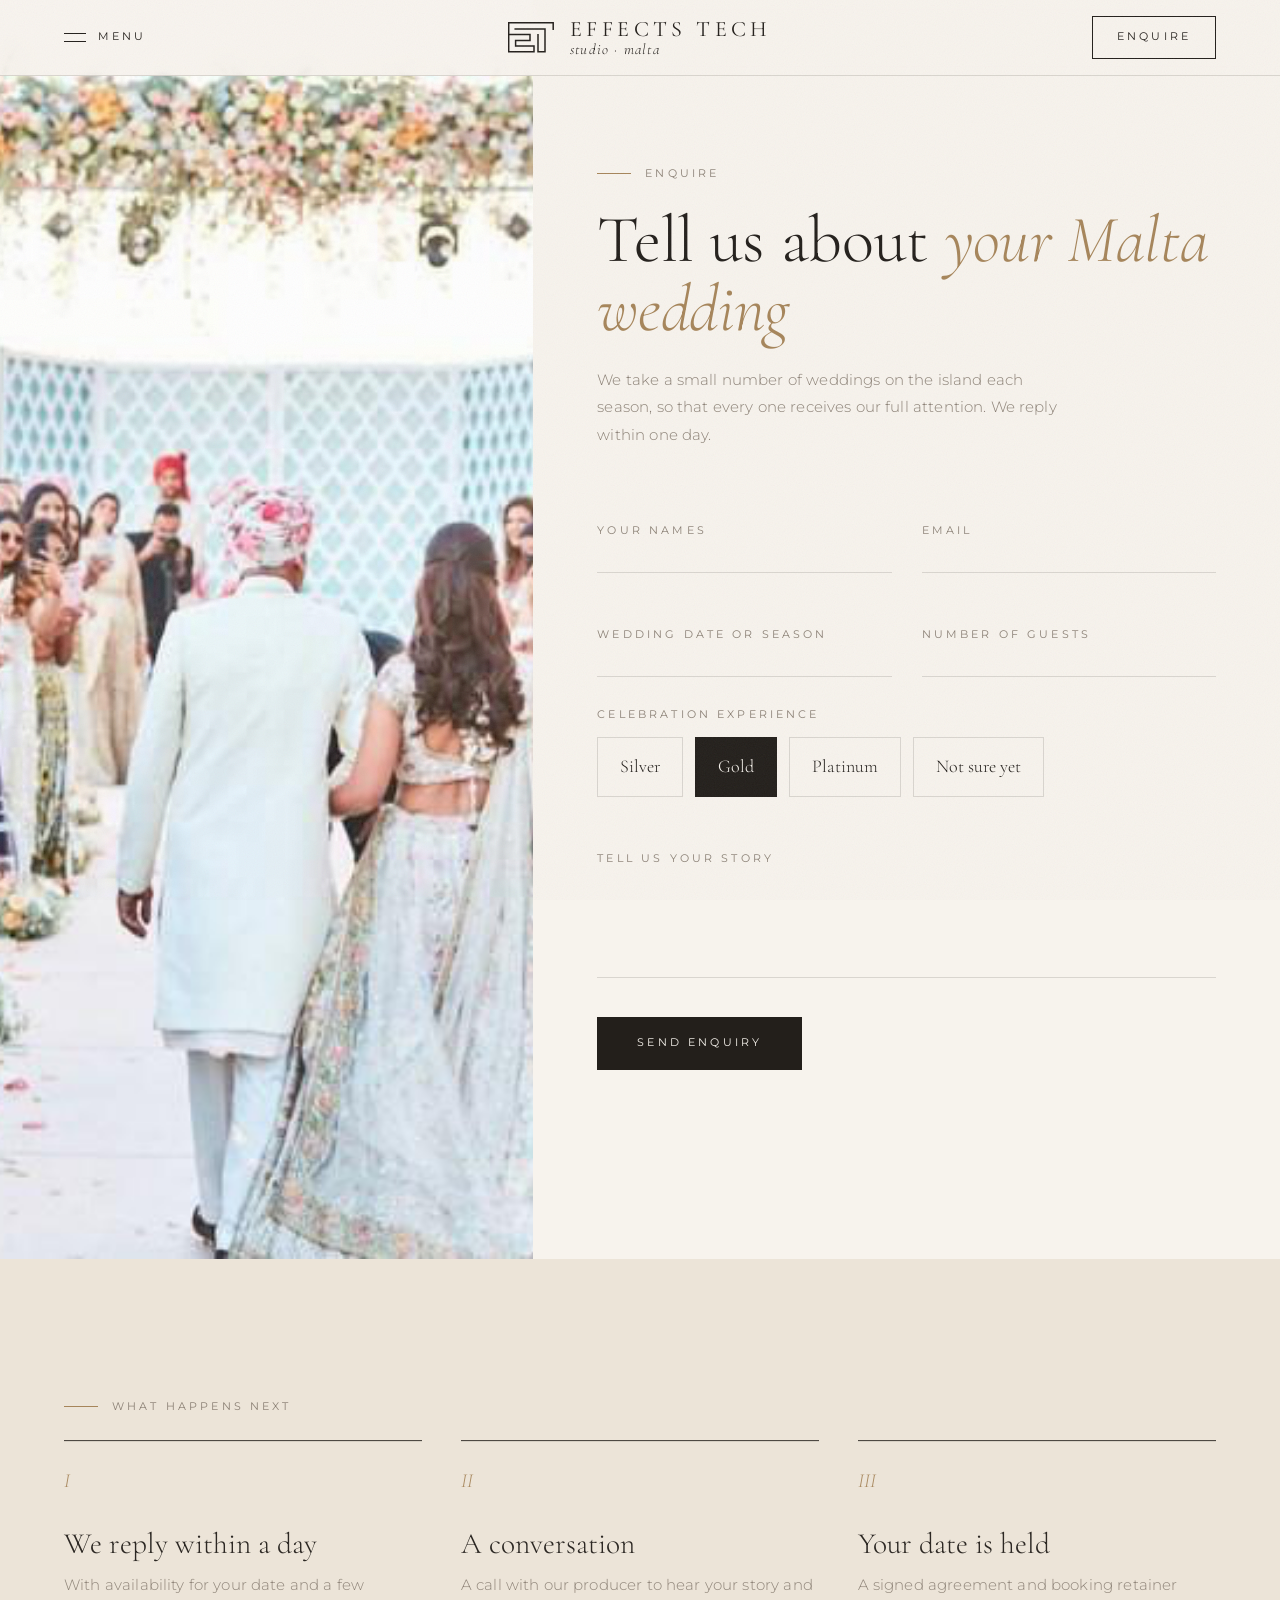
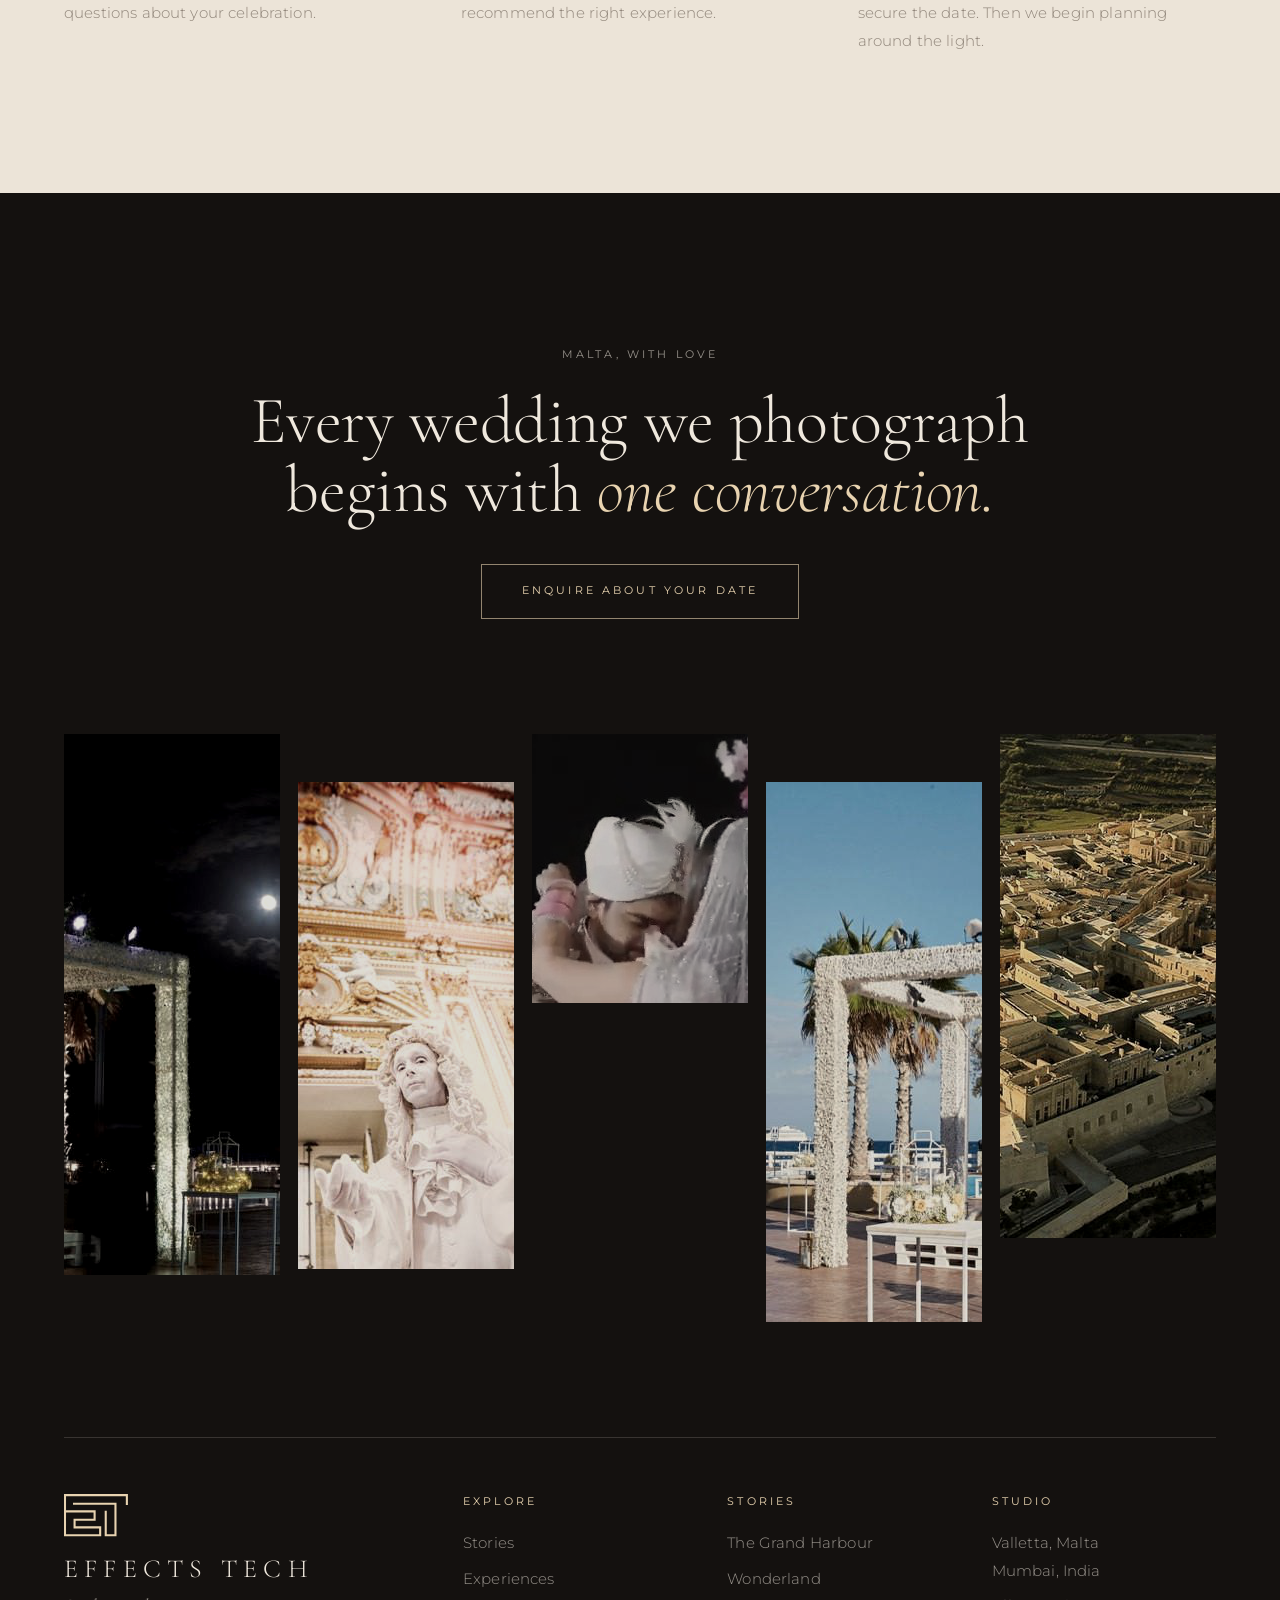
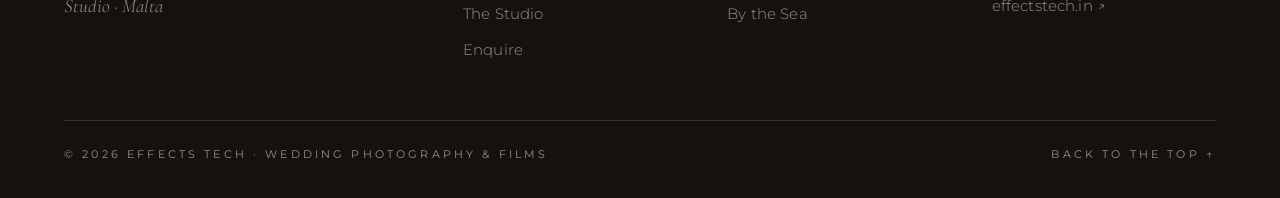
<file: site/enquire.html>
<!doctype html>
<html lang="en">
<head>
<meta charset="utf-8">
<meta name="viewport" content="width=device-width, initial-scale=1">
<title>Enquire — Effects Tech Studio, Malta</title>
<meta name="description" content="Enquire about wedding photography and films in Malta with Effects Tech Studio.">
<link rel="preconnect" href="https://fonts.googleapis.com">
<link rel="preconnect" href="https://fonts.gstatic.com" crossorigin>
<link href="https://fonts.googleapis.com/css2?family=Cormorant+Garamond:ital,wght@0,300;0,400;0,500;1,300;1,400&family=Montserrat:wght@300;400;500&display=swap" rel="stylesheet">
<link rel="icon" type="image/png" href="assets/img/favicon.png">
<link rel="stylesheet" href="assets/css/style.css?v=mwkq0jin">
</head>
<body class="page-enquire-page">
<div class="curtain" aria-hidden="true"><svg class="logo-mark curtain__logo" viewBox="0 0 460 305" fill="none" stroke="currentColor" stroke-width="15" stroke-linecap="square" stroke-linejoin="miter" aria-hidden="true"><path d="M452 72V8H7v289h253v-57H76v-55h144v-60H7"/><path d="M72 70h298v227h-70V128"/></svg></div>

<header class="nav">
  <button class="nav__chapters" aria-expanded="false" aria-controls="index">Menu</button>
  <a href="index.html" class="nav__brand" aria-label="Effects Tech Studio, home"><svg class="logo-mark nav__logo" viewBox="0 0 460 305" fill="none" stroke="currentColor" stroke-width="15" stroke-linecap="square" stroke-linejoin="miter" aria-hidden="true"><path d="M452 72V8H7v289h253v-57H76v-55h144v-60H7"/><path d="M72 70h298v227h-70V128"/></svg><span class="nav__words"><span>Effects Tech</span><em>studio · malta</em></span></a>
  <a href="enquire.html" class="nav__enquire">Enquire</a>
</header>

<nav class="index" id="index" aria-label="Site">
  <div class="menu">
    <div class="menu__pages">
      <a href="index.html"><i>01</i>Home</a>
      <a href="stories.html"><i>02</i>Stories</a>
      <a href="experiences.html"><i>03</i>Experiences</a>
      <a href="studio.html"><i>04</i>The Studio</a>
      <a href="enquire.html" aria-current="page"><i>05</i>Enquire</a>
    </div>
    <div class="menu__side">
      <p class="menu__label">The story, in six chapters</p>
      <a href="index.html#ch1"><i>I</i>The Arrival</a>
      <a href="index.html#ch2"><i>II</i>Mehndi on the Bastions</a>
      <a href="index.html#ch3"><i>III</i>The Sangeet</a>
      <a href="index.html#ch4"><i>IV</i>Vows by the Sea</a>
      <a href="index.html#ch5"><i>V</i>Wonderland</a>
      <a href="index.html#ch6"><i>VI</i>The Farewell</a>
      <p class="menu__label">Stories</p>
      <a href="story-the-grand-harbour-wedding.html">The Grand Harbour Wedding</a>
      <a href="story-wonderland-at-palazzo-parisio.html">Wonderland at Palazzo Parisio</a>
      <a href="story-pheras-by-the-sea.html">Pheras by the Sea</a>
    </div>
  </div>
</nav>

<main id="top">
<section class="enquire enquire--page" id="enquire">
  <figure class="enquire__img"><img src="assets/img/p10_006.jpg" width="897" height="539" alt="A bride and groom walking through their guests"></figure>
  <div class="enquire__box">
    <p class="eyebrow">Enquire</p>
    <h1 class="h2">Tell us about <em>your Malta wedding</em></h1>
    <p class="enquire__lede">We take a small number of weddings on the island each season, so that every one receives our full attention. We reply within one day.</p>
    <form class="form" novalidate>
      <div class="row">
        <label class="f"><input name="name" required placeholder=" " autocomplete="name"><span>Your names</span></label>
        <label class="f"><input name="email" type="email" required placeholder=" " autocomplete="email"><span>Email</span></label>
      </div>
      <div class="row">
        <label class="f"><input name="date" placeholder=" "><span>Wedding date or season</span></label>
        <label class="f"><input name="guests" inputmode="numeric" placeholder=" "><span>Number of guests</span></label>
      </div>
      <fieldset class="opts">
        <legend>Celebration experience</legend>
        <label><input type="radio" name="col" value="Silver"><span>Silver</span></label>
        <label><input type="radio" name="col" value="Gold" checked><span>Gold</span></label>
        <label><input type="radio" name="col" value="Platinum"><span>Platinum</span></label>
        <label><input type="radio" name="col" value="Not sure yet"><span>Not sure yet</span></label>
      </fieldset>
      <label class="f f--area"><textarea name="msg" rows="3" placeholder=" "></textarea><span>Tell us your story</span></label>
      <button class="send" type="submit">Send enquiry</button>
      <p class="form__note" role="status" aria-live="polite"></p>
    </form>
  </div>
</section>
<section class="next">
  <p class="eyebrow">What happens next</p>
  <ol>
    <li><span>I</span><h4>We reply within a day</h4><p>With availability for your date and a few questions about your celebration.</p></li>
    <li><span>II</span><h4>A conversation</h4><p>A call with our producer to hear your story and recommend the right experience.</p></li>
    <li><span>III</span><h4>Your date is held</h4><p>A signed agreement and booking retainer secure the date. Then we begin planning around the light.</p></li>
  </ol>
</section>
</main>

<footer class="footer">
  <div class="footer__close">
    <p class="footer__kicker">Malta, with love</p>
    <p class="footer__line-big">Every wedding we photograph begins with <em>one conversation.</em></p>
    <a href="enquire.html" class="footer__btn">Enquire about your date</a>
  </div>

  <div class="footer__gallery" aria-hidden="true">
    <figure><img src="assets/img/p26_020.jpg" width="963" height="541" alt="" loading="lazy"></figure>
    <figure><img src="assets/img/p46_038.jpg" width="853" height="487" alt="" loading="lazy"></figure>
    <figure><img src="assets/img/still-embrace.jpg" width="656" height="269" alt="" loading="lazy"></figure>
    <figure><img src="assets/img/p27_021.jpg" width="960" height="540" alt="" loading="lazy"></figure>
    <figure><img src="assets/img/p18_012.jpg" width="959" height="504" alt="" loading="lazy"></figure>
  </div>

  <div class="footer__main">
    <div class="footer__id">
      <svg class="logo-mark footer__logo" viewBox="0 0 460 305" fill="none" stroke="currentColor" stroke-width="15" stroke-linecap="square" stroke-linejoin="miter" aria-hidden="true"><path d="M452 72V8H7v289h253v-57H76v-55h144v-60H7"/><path d="M72 70h298v227h-70V128"/></svg>
      <p class="footer__name">Effects Tech</p>
      <p class="footer__sub">Studio · Malta</p>
    </div>
    <div class="footer__col"><h4>Explore</h4><a href="stories.html">Stories</a><a href="experiences.html">Experiences</a><a href="studio.html">The Studio</a><a href="enquire.html">Enquire</a></div>
    <div class="footer__col"><h4>Stories</h4><a href="story-the-grand-harbour-wedding.html">The Grand Harbour</a><a href="story-wonderland-at-palazzo-parisio.html">Wonderland</a><a href="story-pheras-by-the-sea.html">By the Sea</a></div>
    <div class="footer__col"><h4>Studio</h4><p>Valletta, Malta<br>Mumbai, India</p><a href="https://effectstech.in" target="_blank" rel="noopener">effectstech.in ↗</a></div>
  </div>

  <div class="footer__base">
    <span>© 2026 Effects Tech · Wedding photography &amp; films</span>
    <a href="#top">Back to the top ↑</a>
  </div>
</footer>

<div class="lightbox" aria-hidden="true" role="dialog" aria-label="Photograph">
  <button class="lightbox__close" aria-label="Close">Close</button>
  <button class="lightbox__prev" aria-label="Previous photograph">‹</button>
  <figure><img alt=""><figcaption></figcaption></figure>
  <button class="lightbox__next" aria-label="Next photograph">›</button>
</div>
<div class="reelbox" aria-hidden="true" role="dialog" aria-label="Wedding film">
  <button class="reelbox__close">Close</button>
  <p class="reelbox__title">A wedding in Malta <em>· Effects Tech Studio</em></p>
  <video src="assets/video/malta-wedding-film.mp4" poster="assets/img/film-poster.jpg" controls playsinline preload="none"></video>
</div>
<div class="cursor" aria-hidden="true"><span>View</span></div>
<script src="assets/vendor/gsap.min.js"></script>
<script src="assets/vendor/ScrollTrigger.min.js"></script>
<script src="assets/vendor/lenis.min.js"></script>
<script src="assets/js/main.js?v=mwkq0jin"></script>
</body>
</html>
</file>
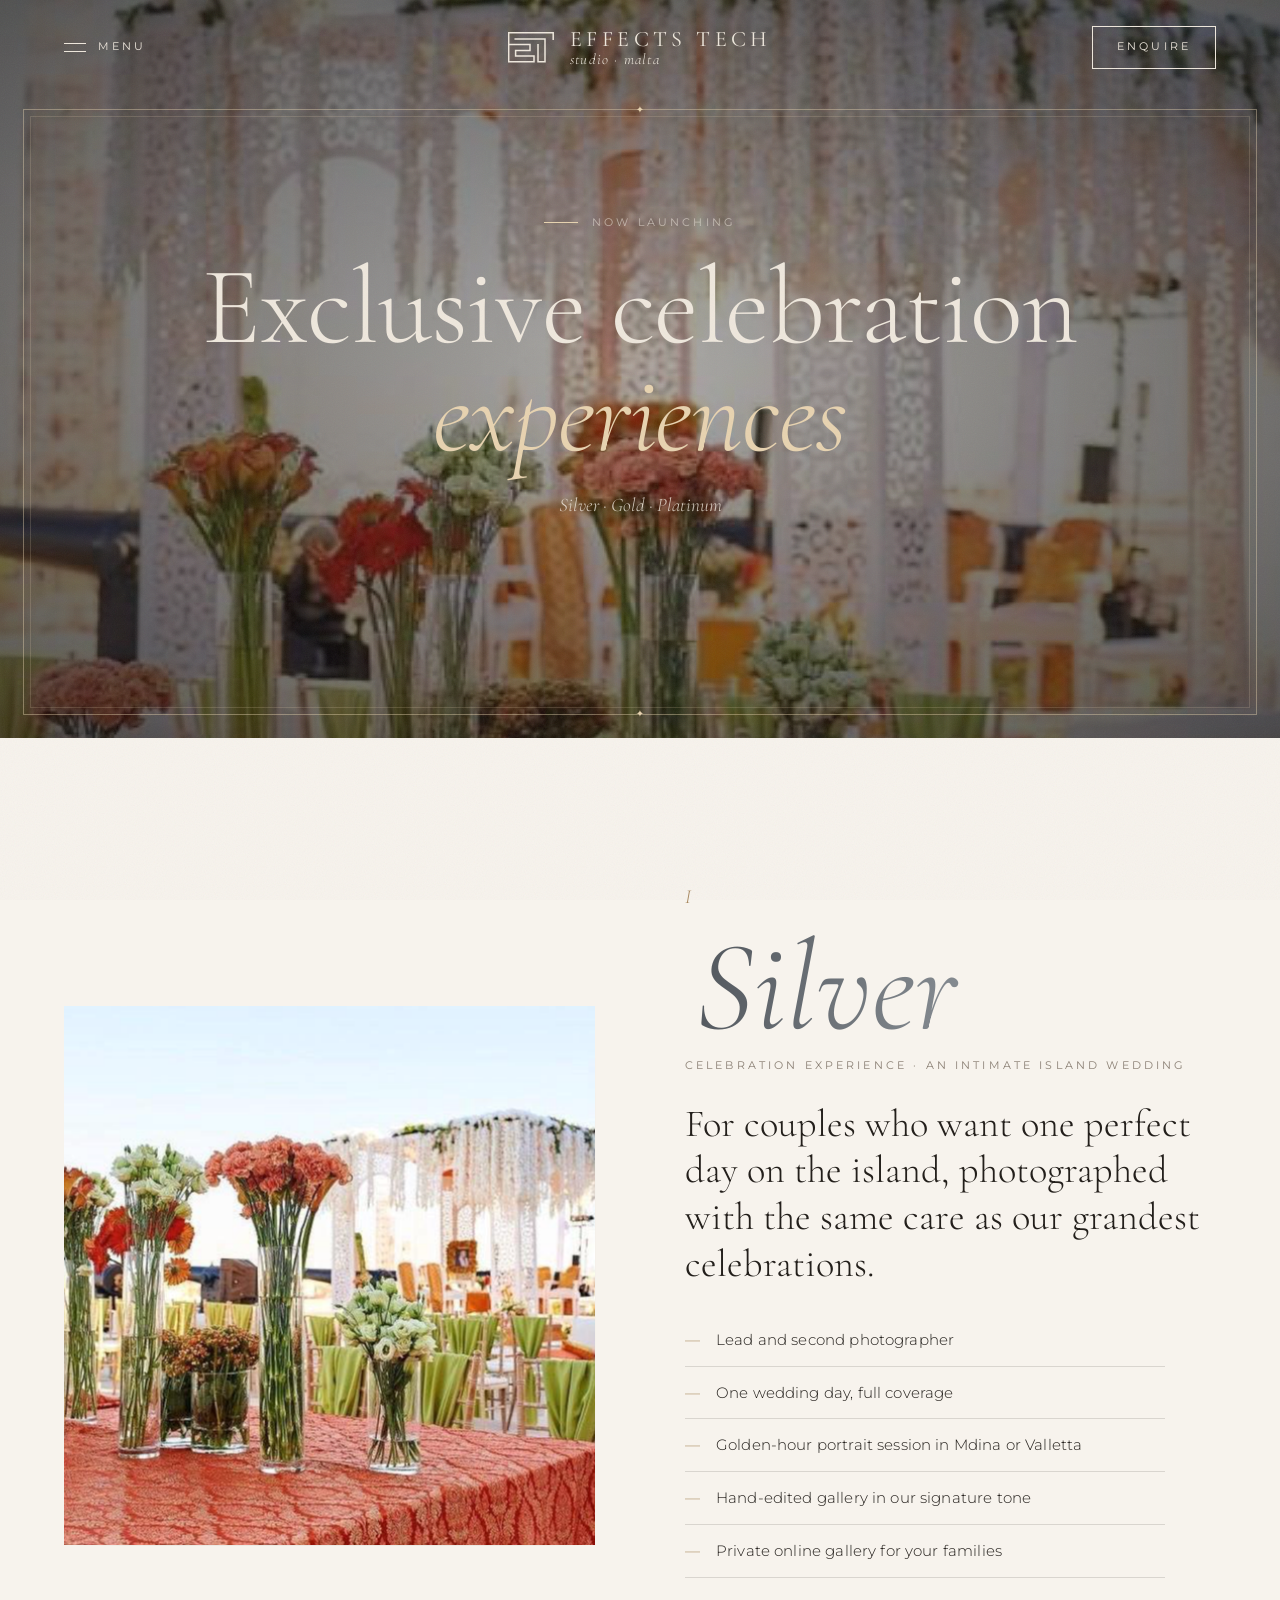
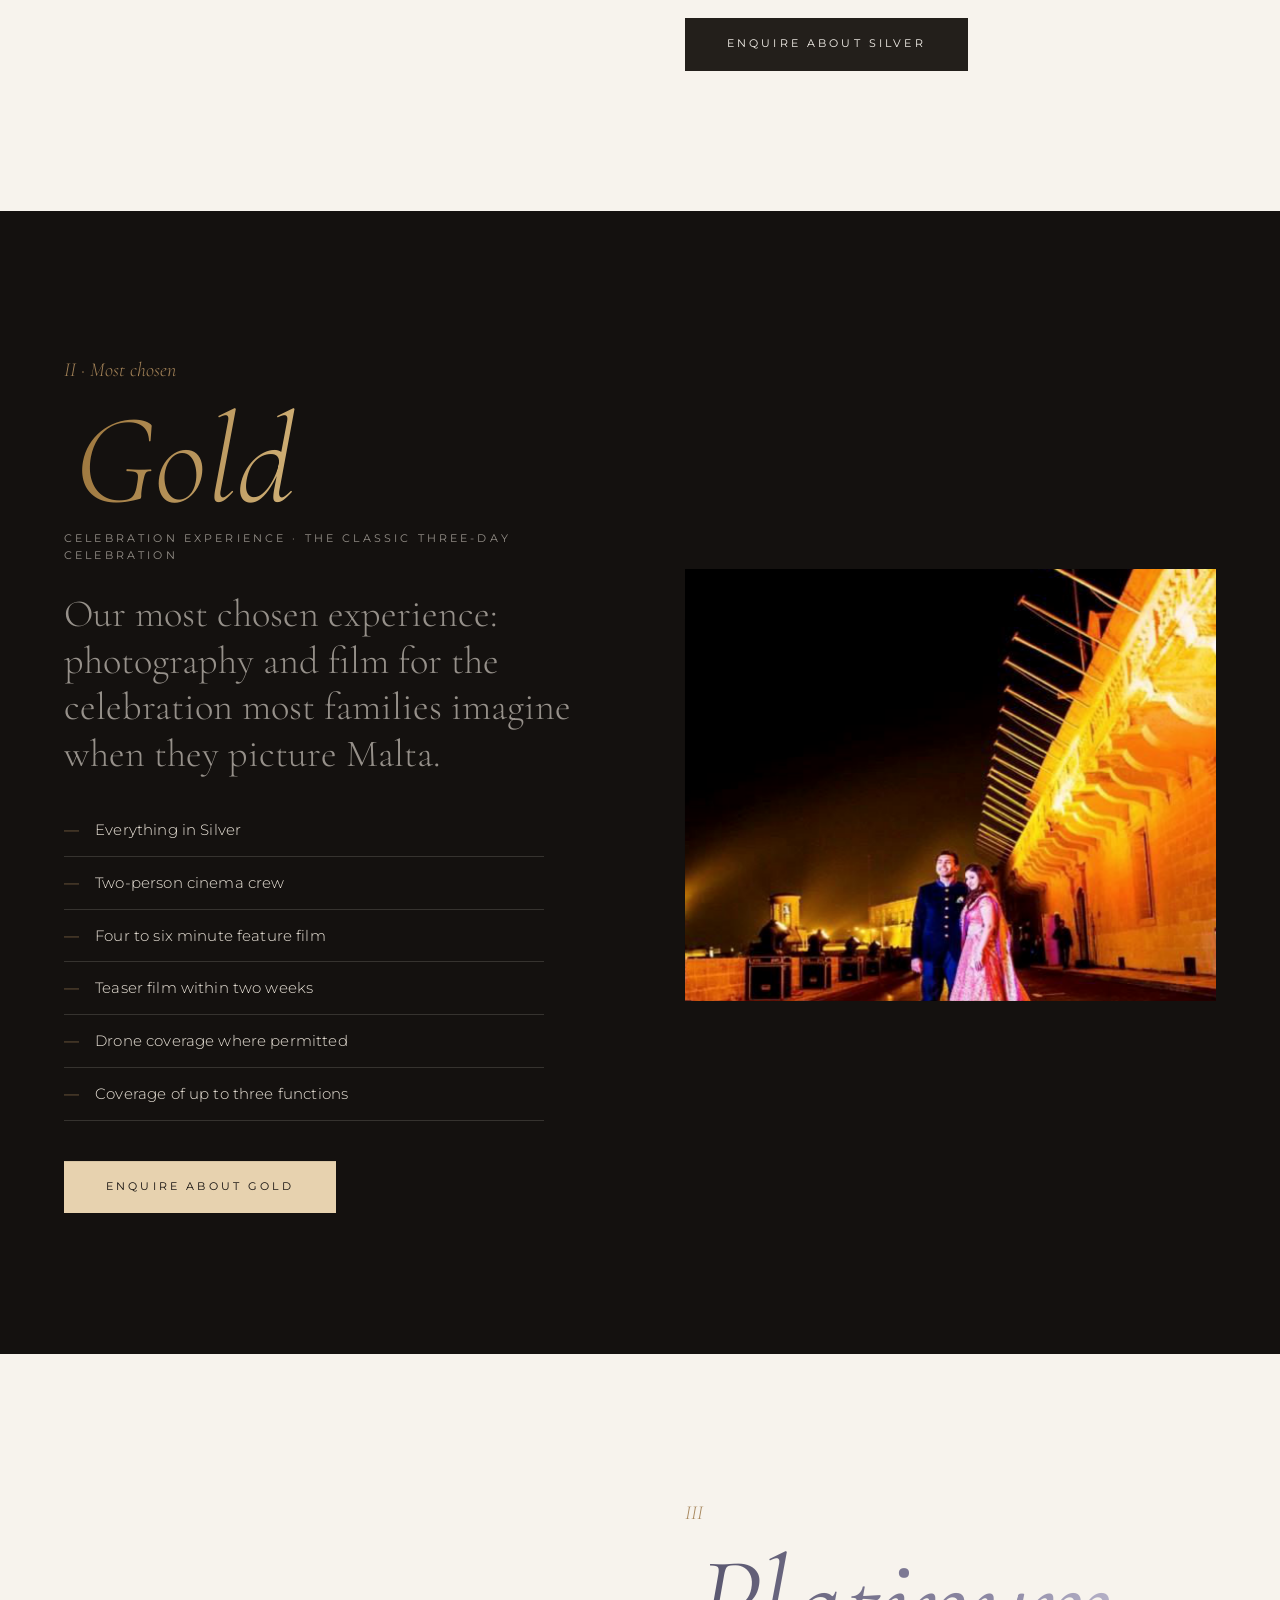
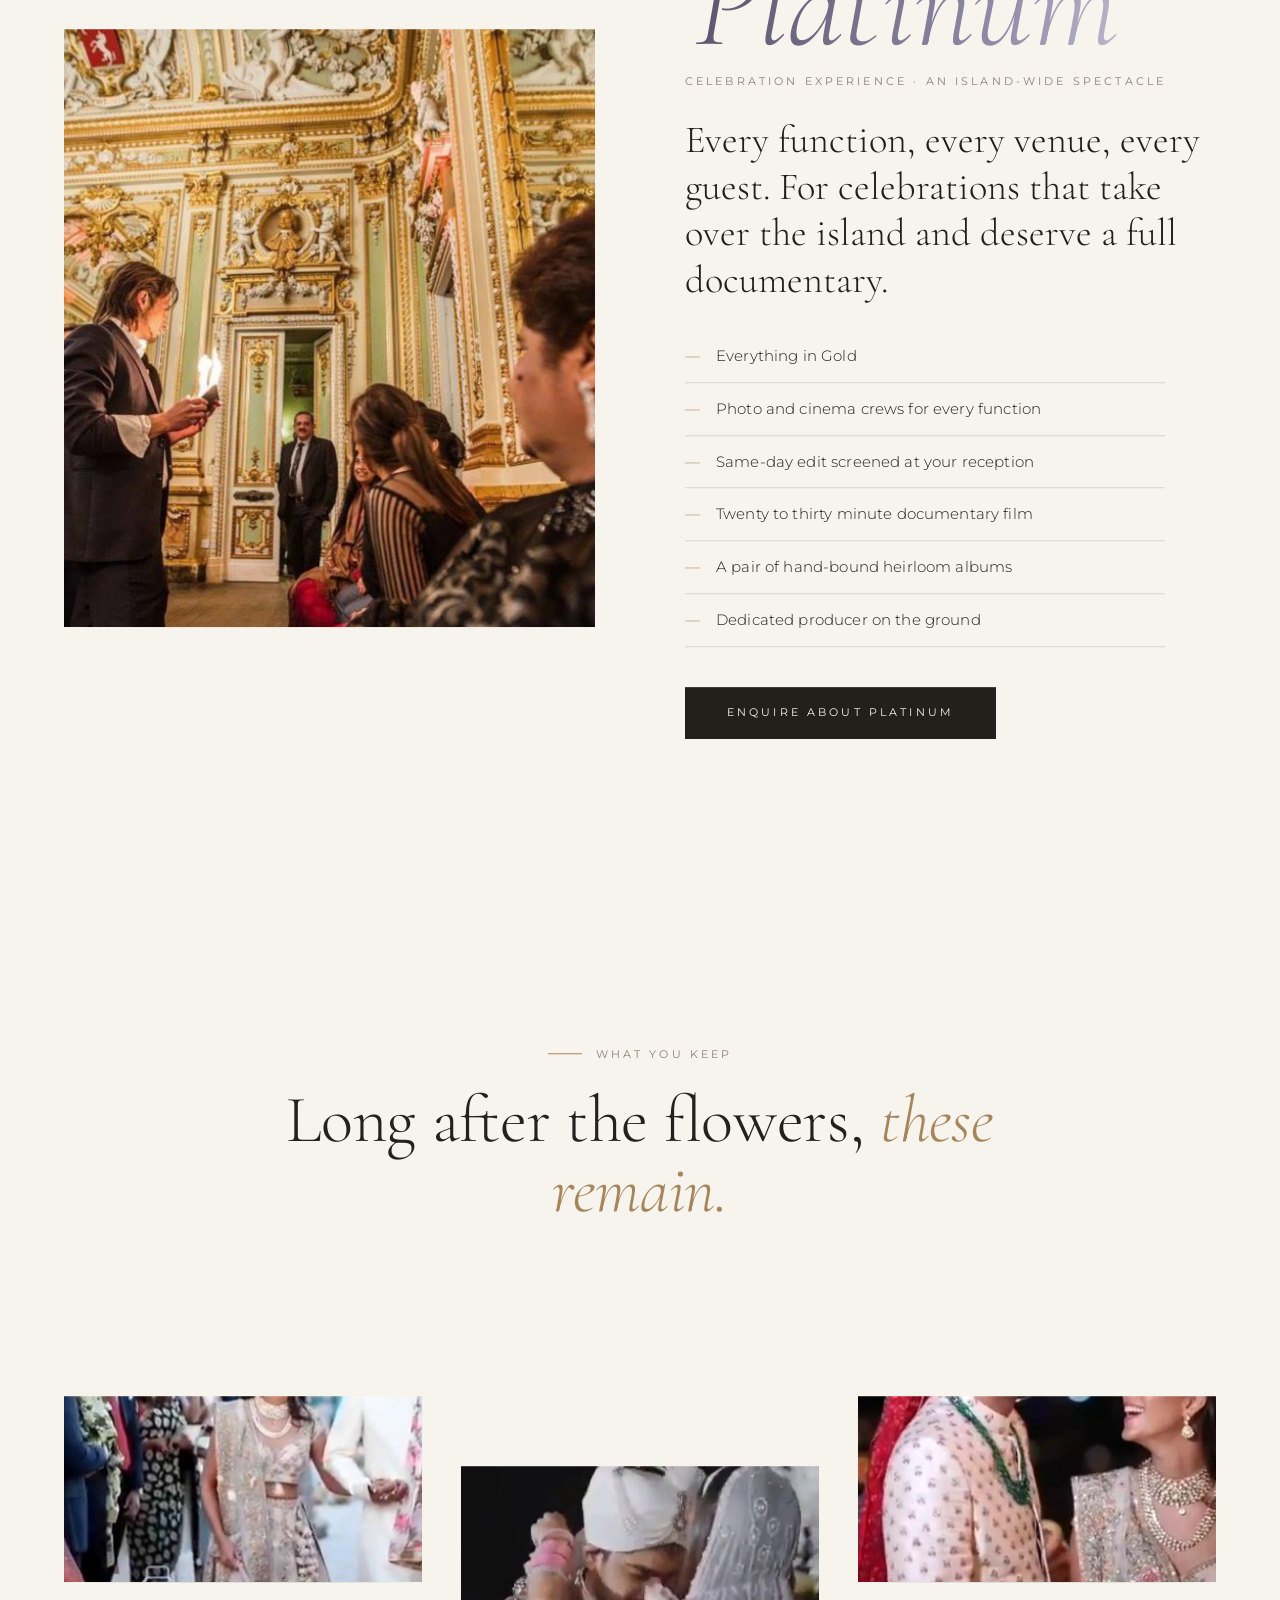
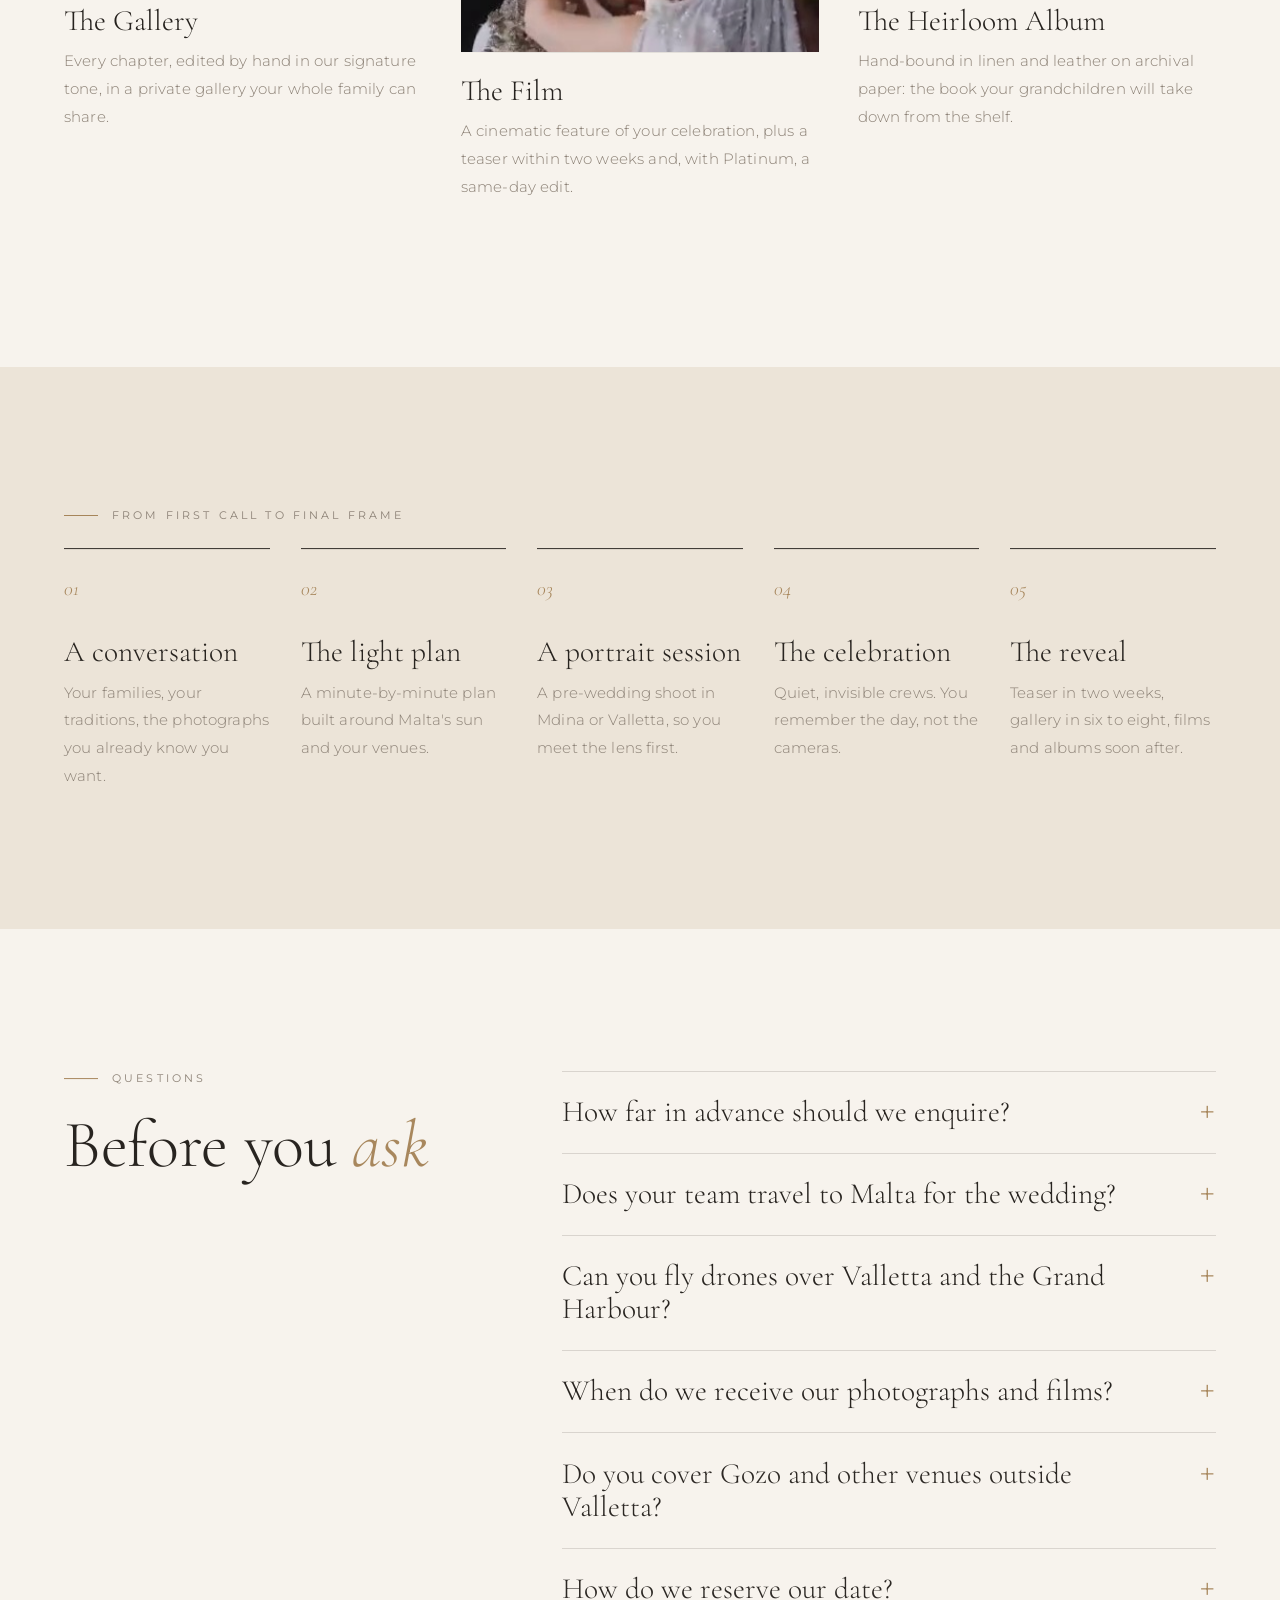
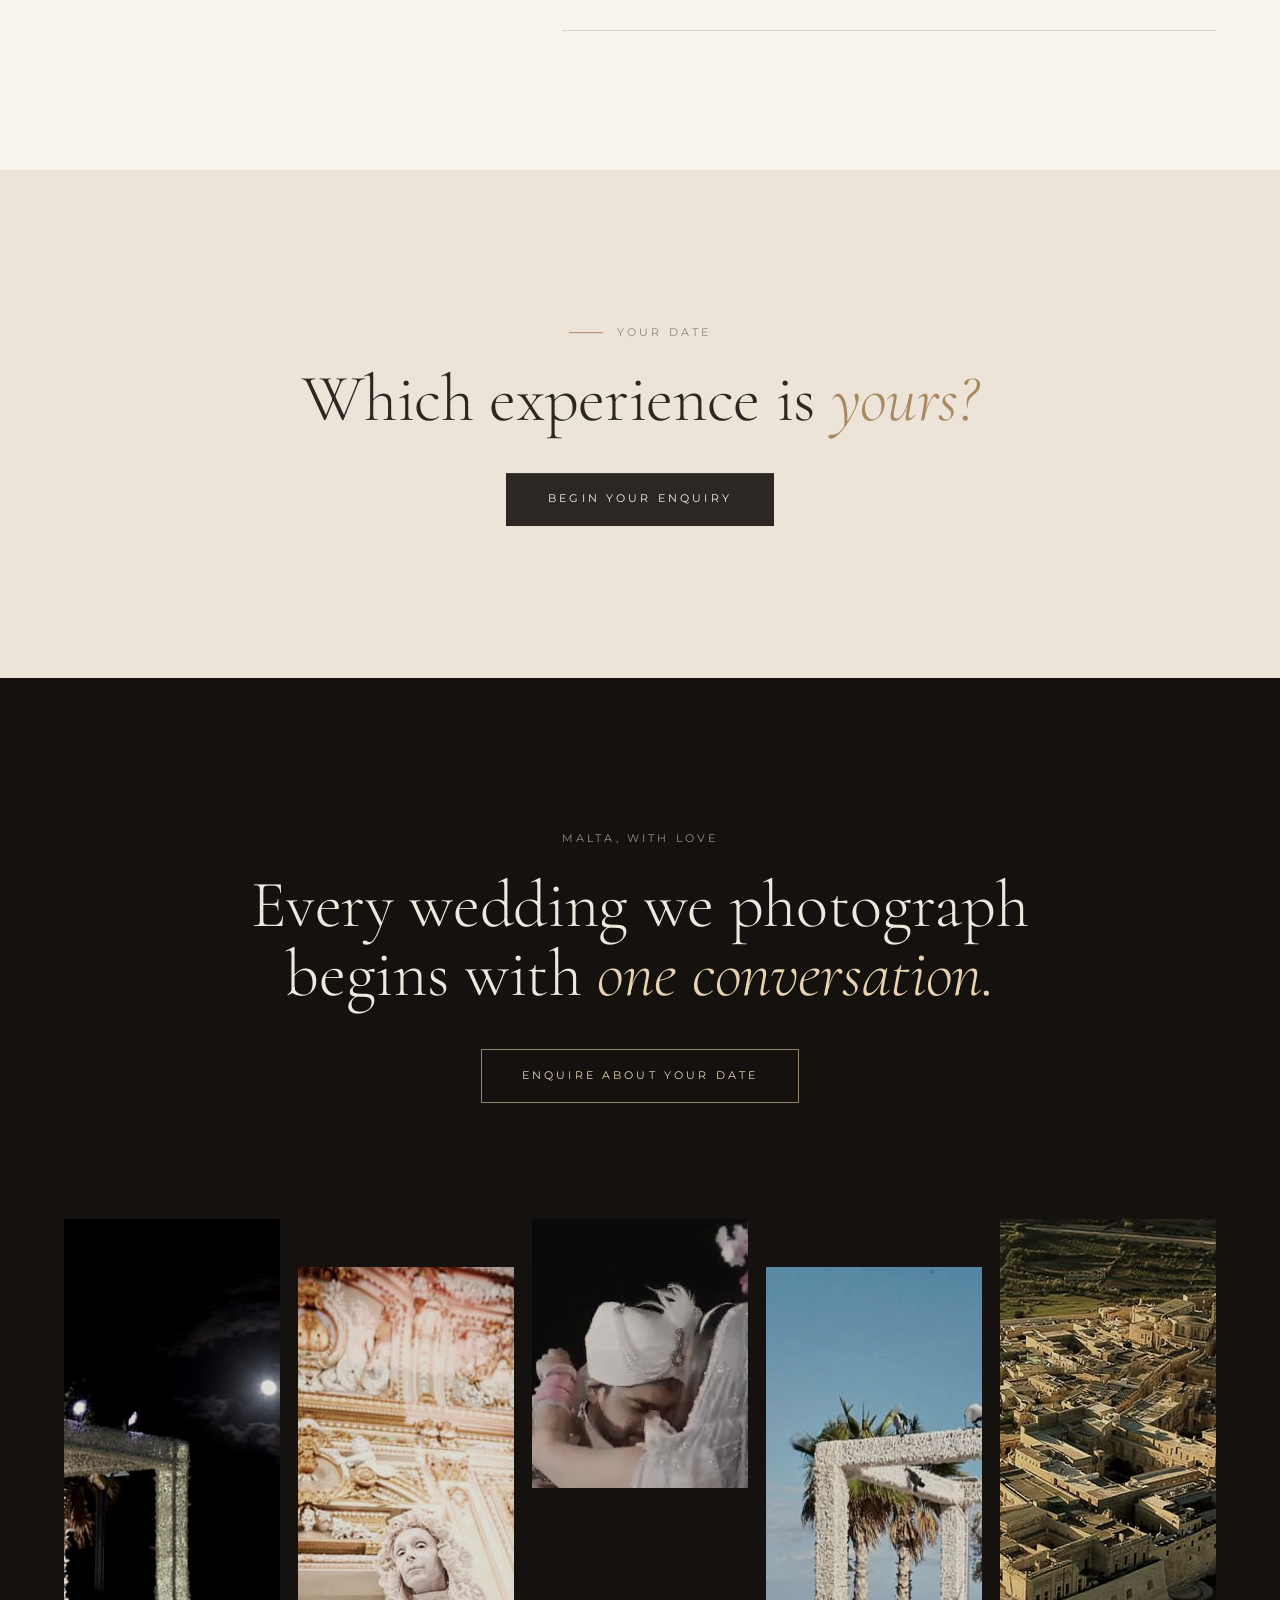
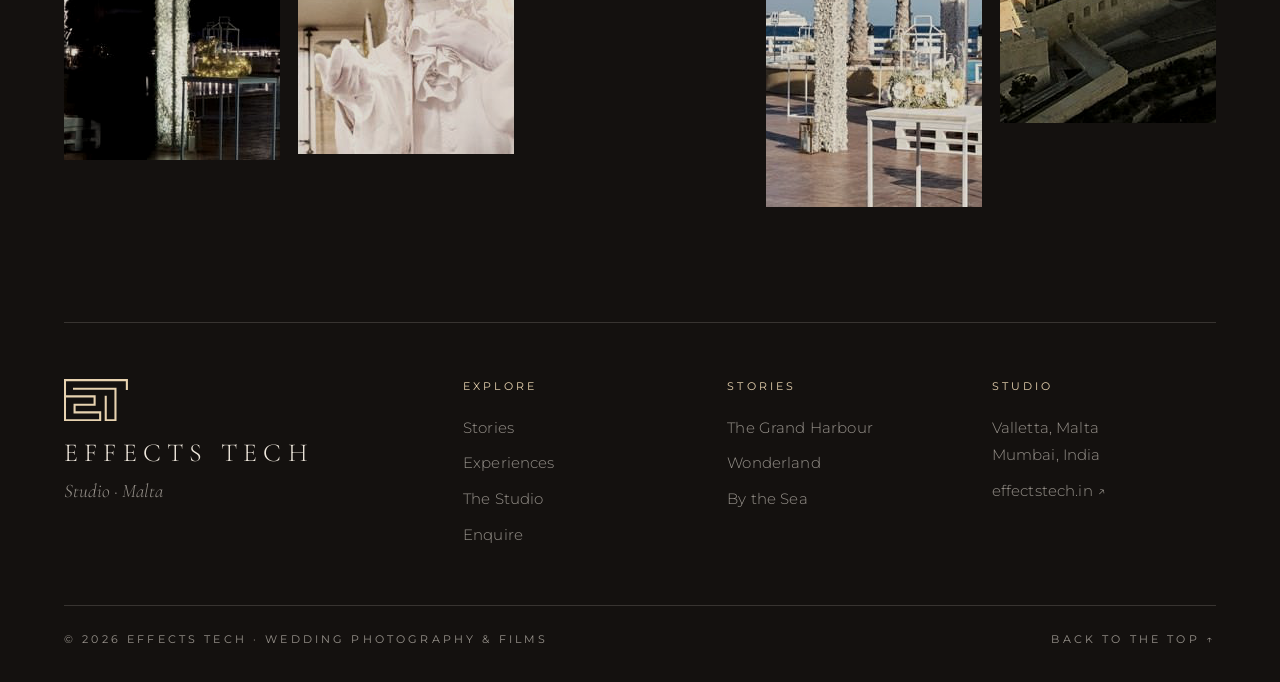
<file: site/experiences.html>
<!doctype html>
<html lang="en">
<head>
<meta charset="utf-8">
<meta name="viewport" content="width=device-width, initial-scale=1">
<title>Silver, Gold &amp; Platinum Celebration Experiences — Effects Tech Studio</title>
<meta name="description" content="Exclusive wedding photography and film experiences in Malta: Silver, Gold and Platinum.">
<link rel="preconnect" href="https://fonts.googleapis.com">
<link rel="preconnect" href="https://fonts.gstatic.com" crossorigin>
<link href="https://fonts.googleapis.com/css2?family=Cormorant+Garamond:ital,wght@0,300;0,400;0,500;1,300;1,400&family=Montserrat:wght@300;400;500&display=swap" rel="stylesheet">
<link rel="icon" type="image/png" href="assets/img/favicon.png">
<link rel="stylesheet" href="assets/css/style.css?v=mwkq0jin">
</head>
<body class="page-experiences">
<div class="curtain" aria-hidden="true"><svg class="logo-mark curtain__logo" viewBox="0 0 460 305" fill="none" stroke="currentColor" stroke-width="15" stroke-linecap="square" stroke-linejoin="miter" aria-hidden="true"><path d="M452 72V8H7v289h253v-57H76v-55h144v-60H7"/><path d="M72 70h298v227h-70V128"/></svg></div>

<header class="nav">
  <button class="nav__chapters" aria-expanded="false" aria-controls="index">Menu</button>
  <a href="index.html" class="nav__brand" aria-label="Effects Tech Studio, home"><svg class="logo-mark nav__logo" viewBox="0 0 460 305" fill="none" stroke="currentColor" stroke-width="15" stroke-linecap="square" stroke-linejoin="miter" aria-hidden="true"><path d="M452 72V8H7v289h253v-57H76v-55h144v-60H7"/><path d="M72 70h298v227h-70V128"/></svg><span class="nav__words"><span>Effects Tech</span><em>studio · malta</em></span></a>
  <a href="enquire.html" class="nav__enquire">Enquire</a>
</header>

<nav class="index" id="index" aria-label="Site">
  <div class="menu">
    <div class="menu__pages">
      <a href="index.html"><i>01</i>Home</a>
      <a href="stories.html"><i>02</i>Stories</a>
      <a href="experiences.html" aria-current="page"><i>03</i>Experiences</a>
      <a href="studio.html"><i>04</i>The Studio</a>
      <a href="enquire.html"><i>05</i>Enquire</a>
    </div>
    <div class="menu__side">
      <p class="menu__label">The story, in six chapters</p>
      <a href="index.html#ch1"><i>I</i>The Arrival</a>
      <a href="index.html#ch2"><i>II</i>Mehndi on the Bastions</a>
      <a href="index.html#ch3"><i>III</i>The Sangeet</a>
      <a href="index.html#ch4"><i>IV</i>Vows by the Sea</a>
      <a href="index.html#ch5"><i>V</i>Wonderland</a>
      <a href="index.html#ch6"><i>VI</i>The Farewell</a>
      <p class="menu__label">Stories</p>
      <a href="story-the-grand-harbour-wedding.html">The Grand Harbour Wedding</a>
      <a href="story-wonderland-at-palazzo-parisio.html">Wonderland at Palazzo Parisio</a>
      <a href="story-pheras-by-the-sea.html">Pheras by the Sea</a>
    </div>
  </div>
</nav>

<main id="top">

<section class="phero phero--short">
  <div class="phero__img" style="background-image:url(assets/img/p14_009.jpg)"></div>
  <div class="hero__border" aria-hidden="true"><span></span></div>
  <div class="phero__text">
    <p class="eyebrow eyebrow--light">Now launching</p>
    <h1 class="phero__title">Exclusive celebration <em>experiences</em></h1>
    <p class="phero__sub">Silver · Gold · Platinum</p>
  </div>
</section>
<section class="tiers">
  
  <article class="tier" id="silver" data-metal="silver">
    <figure class="tier__img ph" data-reveal><img src="assets/img/p13_008.jpg" width="960" height="541" alt="" loading="lazy"></figure>
    <div class="tier__text">
      <p class="col__no">I</p>
      <h2 class="metal tier__name">Silver</h2>
      <p class="tier__sub">Celebration Experience · An intimate island wedding</p>
      <p class="tier__lede">For couples who want one perfect day on the island, photographed with the same care as our grandest celebrations.</p>
      <ul><li>Lead and second photographer</li><li>One wedding day, full coverage</li><li>Golden-hour portrait session in Mdina or Valletta</li><li>Hand-edited gallery in our signature tone</li><li>Private online gallery for your families</li></ul>
      <a href="enquire.html?exp=Silver" class="tier__btn">Enquire about Silver</a>
    </div>
  </article>
  <article class="tier tier--dark tier--flip" id="gold" data-metal="gold">
    <figure class="tier__img ph" data-reveal><img src="assets/img/p34_028.jpg" width="900" height="436" alt="" loading="lazy"></figure>
    <div class="tier__text">
      <p class="col__no">II · Most chosen</p>
      <h2 class="metal tier__name">Gold</h2>
      <p class="tier__sub">Celebration Experience · The classic three-day celebration</p>
      <p class="tier__lede">Our most chosen experience: photography and film for the celebration most families imagine when they picture Malta.</p>
      <ul><li>Everything in Silver</li><li>Two-person cinema crew</li><li>Four to six minute feature film</li><li>Teaser film within two weeks</li><li>Drone coverage where permitted</li><li>Coverage of up to three functions</li></ul>
      <a href="enquire.html?exp=Gold" class="tier__btn">Enquire about Gold</a>
    </div>
  </article>
  <article class="tier" id="platinum" data-metal="platinum">
    <figure class="tier__img ph" data-reveal><img src="assets/img/p50_041.jpg" width="1050" height="620" alt="" loading="lazy"></figure>
    <div class="tier__text">
      <p class="col__no">III</p>
      <h2 class="metal tier__name">Platinum</h2>
      <p class="tier__sub">Celebration Experience · An island-wide spectacle</p>
      <p class="tier__lede">Every function, every venue, every guest. For celebrations that take over the island and deserve a full documentary.</p>
      <ul><li>Everything in Gold</li><li>Photo and cinema crews for every function</li><li>Same-day edit screened at your reception</li><li>Twenty to thirty minute documentary film</li><li>A pair of hand-bound heirloom albums</li><li>Dedicated producer on the ground</li></ul>
      <a href="enquire.html?exp=Platinum" class="tier__btn">Enquire about Platinum</a>
    </div>
  </article>
</section>

<section class="keep">
  <div class="keep__head"><p class="eyebrow">What you keep</p><h2 class="h2">Long after the flowers, <em>these remain.</em></h2></div>
  <div class="keep__grid">
    <article><figure class="ph" data-reveal><img src="assets/img/still-baraat.jpg" width="656" height="269" alt="A bride and groom walk arm in arm through their families" loading="lazy"></figure><h3>The Gallery</h3><p>Every chapter, edited by hand in our signature tone, in a private gallery your whole family can share.</p></article>
    <article><figure class="ph" data-reveal><img src="assets/img/still-embrace.jpg" width="656" height="269" alt="The couple embrace beneath a floral mandap at night" loading="lazy"></figure><h3>The Film</h3><p>A cinematic feature of your celebration, plus a teaser within two weeks and, with Platinum, a same-day edit.</p></article>
    <article><figure class="ph" data-reveal><img src="assets/img/still-portrait.jpg" width="656" height="269" alt="The couple laugh together against Valletta at night" loading="lazy"></figure><h3>The Heirloom Album</h3><p>Hand-bound in linen and leather on archival paper: the book your grandchildren will take down from the shelf.</p></article>
  </div>
</section>

<section class="steps">
  <p class="eyebrow">From first call to final frame</p>
  <ol>
    <li><span>01</span><h4>A conversation</h4><p>Your families, your traditions, the photographs you already know you want.</p></li>
    <li><span>02</span><h4>The light plan</h4><p>A minute-by-minute plan built around Malta's sun and your venues.</p></li>
    <li><span>03</span><h4>A portrait session</h4><p>A pre-wedding shoot in Mdina or Valletta, so you meet the lens first.</p></li>
    <li><span>04</span><h4>The celebration</h4><p>Quiet, invisible crews. You remember the day, not the cameras.</p></li>
    <li><span>05</span><h4>The reveal</h4><p>Teaser in two weeks, gallery in six to eight, films and albums soon after.</p></li>
  </ol>
</section>

<section class="faq">
  <div class="faq__head"><p class="eyebrow">Questions</p><h2 class="h2">Before you <em>ask</em></h2></div>
  <div class="faq__list">
    <details><summary>How far in advance should we enquire?</summary><p>Malta weddings cluster in late spring and early autumn, and we take a small number each season. Most couples reach us twelve to eighteen months ahead; shorter timelines are often possible, so do ask.</p></details>
    <details><summary>Does your team travel to Malta for the wedding?</summary><p>Yes. Our photographers, cinematographers and producer arrive before your first function so we can walk every venue in the light we will be shooting in.</p></details>
    <details><summary>Can you fly drones over Valletta and the Grand Harbour?</summary><p>Drone coverage is subject to Maltese aviation rules and venue permissions. We handle the applications and only promise aerial shots where they are permitted.</p></details>
    <details><summary>When do we receive our photographs and films?</summary><p>A teaser within two weeks, your full gallery within six to eight weeks, and feature films and albums shortly after. Platinum couples see a same-day edit at their reception.</p></details>
    <details><summary>Do you cover Gozo and other venues outside Valletta?</summary><p>Of course. Mdina, St Julian's, Naxxar, Gozo and private villas across the island are all part of our Malta work.</p></details>
    <details><summary>How do we reserve our date?</summary><p>Tell us about your celebration through the enquiry form. Once we confirm availability, a signed agreement and booking retainer secure your date.</p></details>
  </div>
</section>

<section class="cta">
  <p class="eyebrow">Your date</p>
  <p class="cta__line">Which experience is <em>yours?</em></p>
  <a href="enquire.html" class="cta__btn">Begin your enquiry</a>
</section>
</main>

<footer class="footer">
  <div class="footer__close">
    <p class="footer__kicker">Malta, with love</p>
    <p class="footer__line-big">Every wedding we photograph begins with <em>one conversation.</em></p>
    <a href="enquire.html" class="footer__btn">Enquire about your date</a>
  </div>

  <div class="footer__gallery" aria-hidden="true">
    <figure><img src="assets/img/p26_020.jpg" width="963" height="541" alt="" loading="lazy"></figure>
    <figure><img src="assets/img/p46_038.jpg" width="853" height="487" alt="" loading="lazy"></figure>
    <figure><img src="assets/img/still-embrace.jpg" width="656" height="269" alt="" loading="lazy"></figure>
    <figure><img src="assets/img/p27_021.jpg" width="960" height="540" alt="" loading="lazy"></figure>
    <figure><img src="assets/img/p18_012.jpg" width="959" height="504" alt="" loading="lazy"></figure>
  </div>

  <div class="footer__main">
    <div class="footer__id">
      <svg class="logo-mark footer__logo" viewBox="0 0 460 305" fill="none" stroke="currentColor" stroke-width="15" stroke-linecap="square" stroke-linejoin="miter" aria-hidden="true"><path d="M452 72V8H7v289h253v-57H76v-55h144v-60H7"/><path d="M72 70h298v227h-70V128"/></svg>
      <p class="footer__name">Effects Tech</p>
      <p class="footer__sub">Studio · Malta</p>
    </div>
    <div class="footer__col"><h4>Explore</h4><a href="stories.html">Stories</a><a href="experiences.html">Experiences</a><a href="studio.html">The Studio</a><a href="enquire.html">Enquire</a></div>
    <div class="footer__col"><h4>Stories</h4><a href="story-the-grand-harbour-wedding.html">The Grand Harbour</a><a href="story-wonderland-at-palazzo-parisio.html">Wonderland</a><a href="story-pheras-by-the-sea.html">By the Sea</a></div>
    <div class="footer__col"><h4>Studio</h4><p>Valletta, Malta<br>Mumbai, India</p><a href="https://effectstech.in" target="_blank" rel="noopener">effectstech.in ↗</a></div>
  </div>

  <div class="footer__base">
    <span>© 2026 Effects Tech · Wedding photography &amp; films</span>
    <a href="#top">Back to the top ↑</a>
  </div>
</footer>

<div class="lightbox" aria-hidden="true" role="dialog" aria-label="Photograph">
  <button class="lightbox__close" aria-label="Close">Close</button>
  <button class="lightbox__prev" aria-label="Previous photograph">‹</button>
  <figure><img alt=""><figcaption></figcaption></figure>
  <button class="lightbox__next" aria-label="Next photograph">›</button>
</div>
<div class="reelbox" aria-hidden="true" role="dialog" aria-label="Wedding film">
  <button class="reelbox__close">Close</button>
  <p class="reelbox__title">A wedding in Malta <em>· Effects Tech Studio</em></p>
  <video src="assets/video/malta-wedding-film.mp4" poster="assets/img/film-poster.jpg" controls playsinline preload="none"></video>
</div>
<div class="cursor" aria-hidden="true"><span>View</span></div>
<script src="assets/vendor/gsap.min.js"></script>
<script src="assets/vendor/ScrollTrigger.min.js"></script>
<script src="assets/vendor/lenis.min.js"></script>
<script src="assets/js/main.js?v=mwkq0jin"></script>
</body>
</html>
</file>
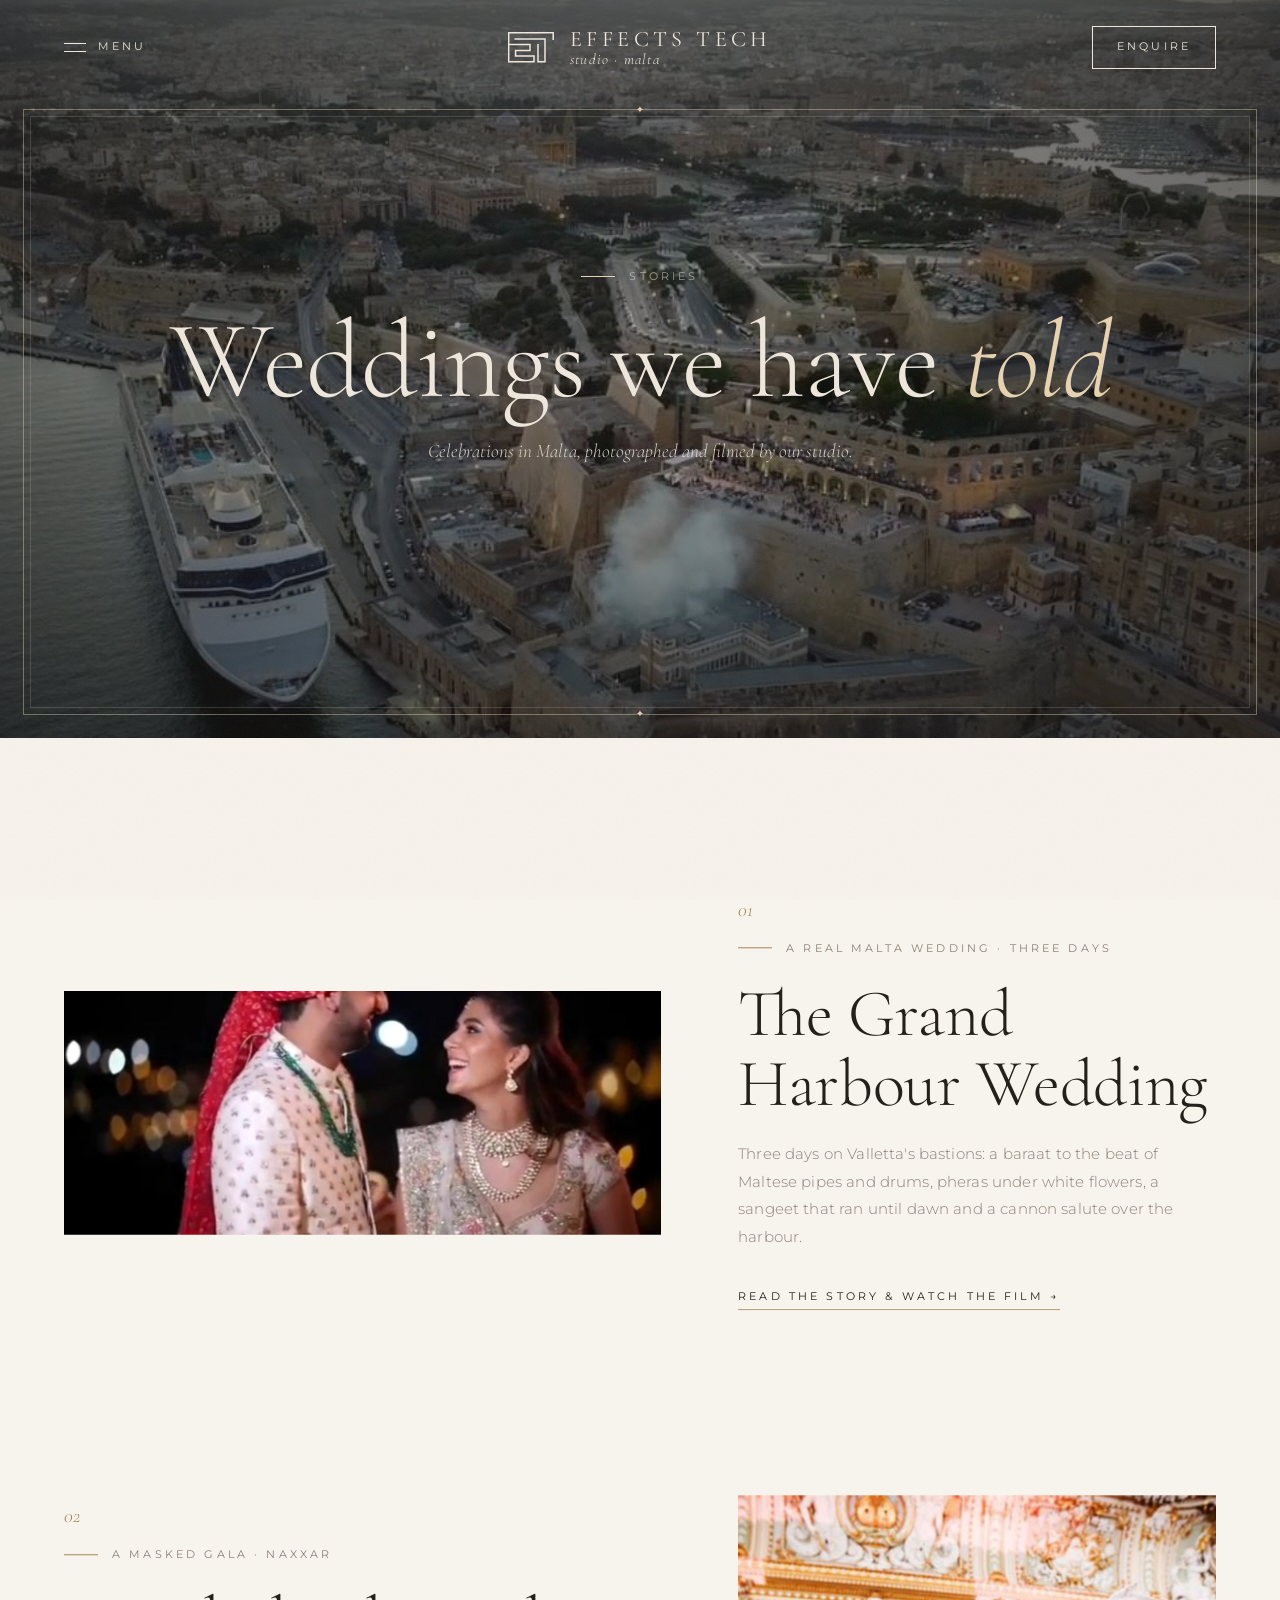
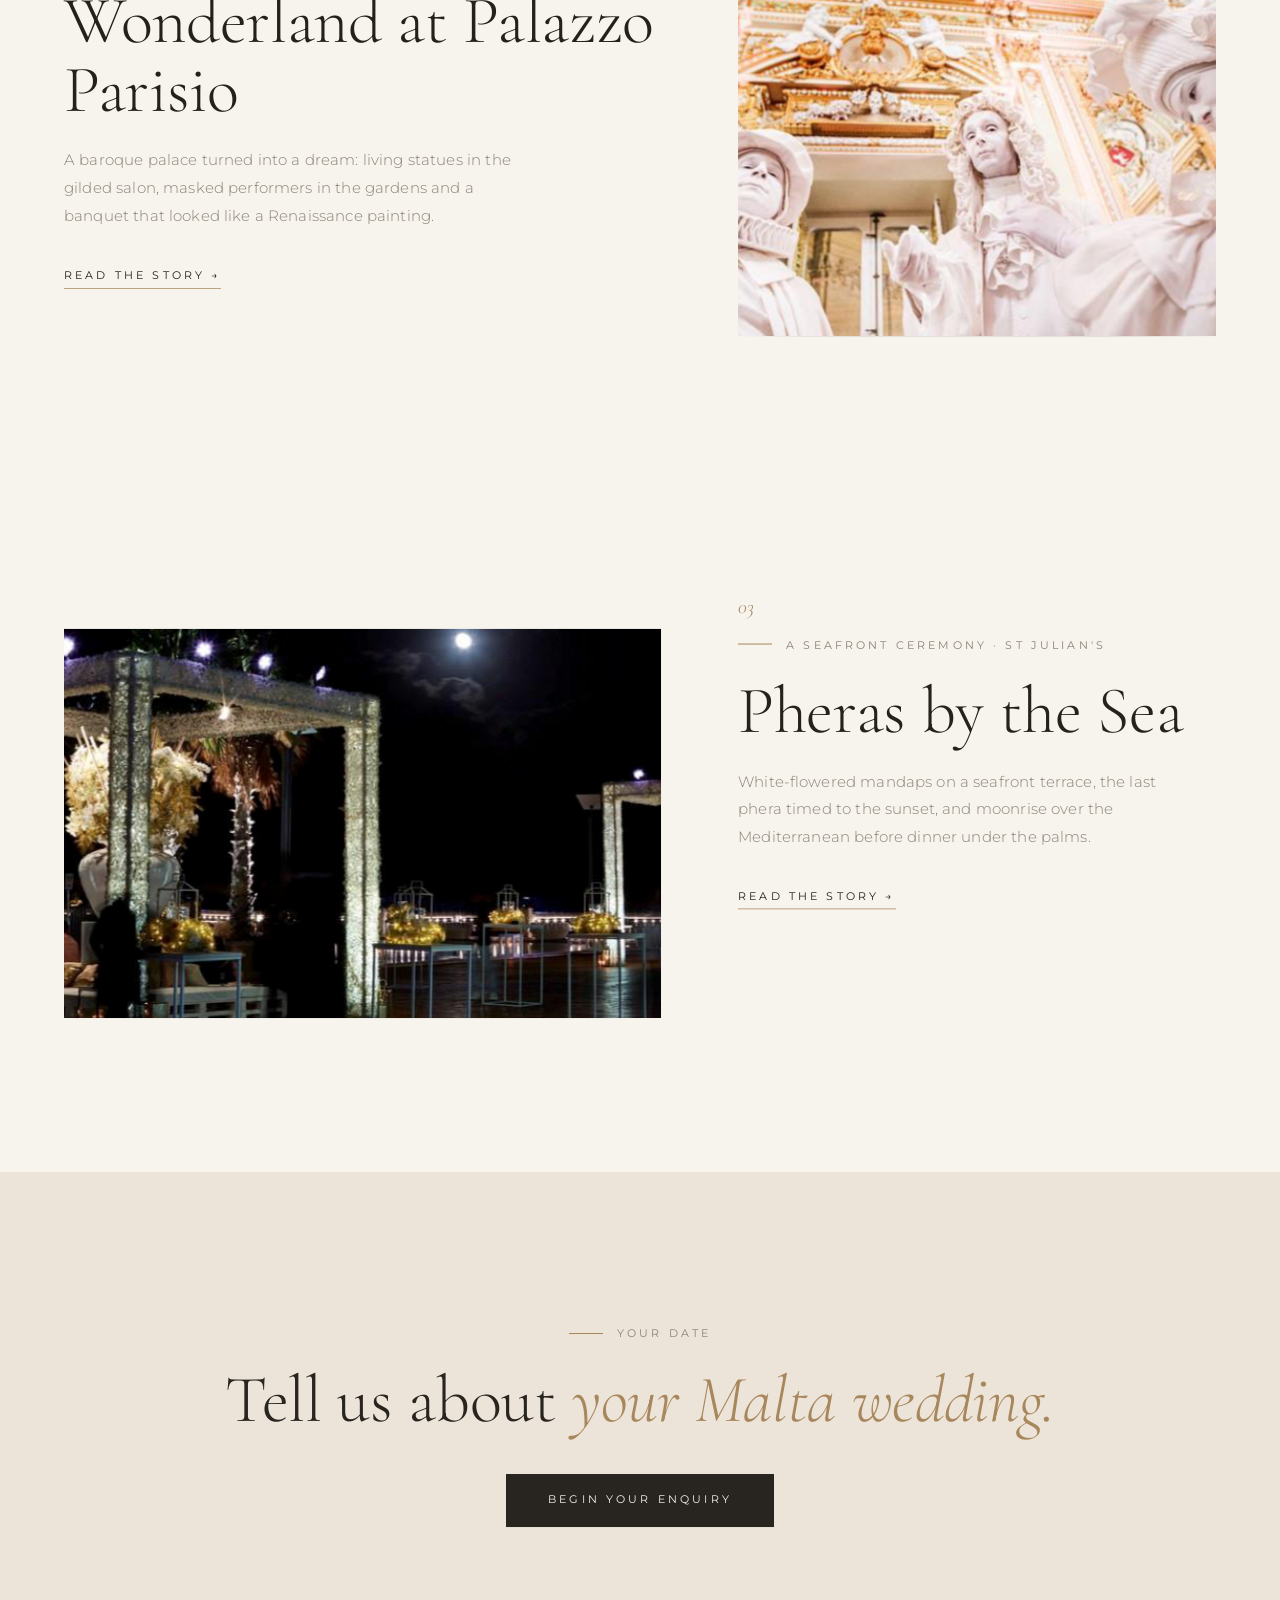
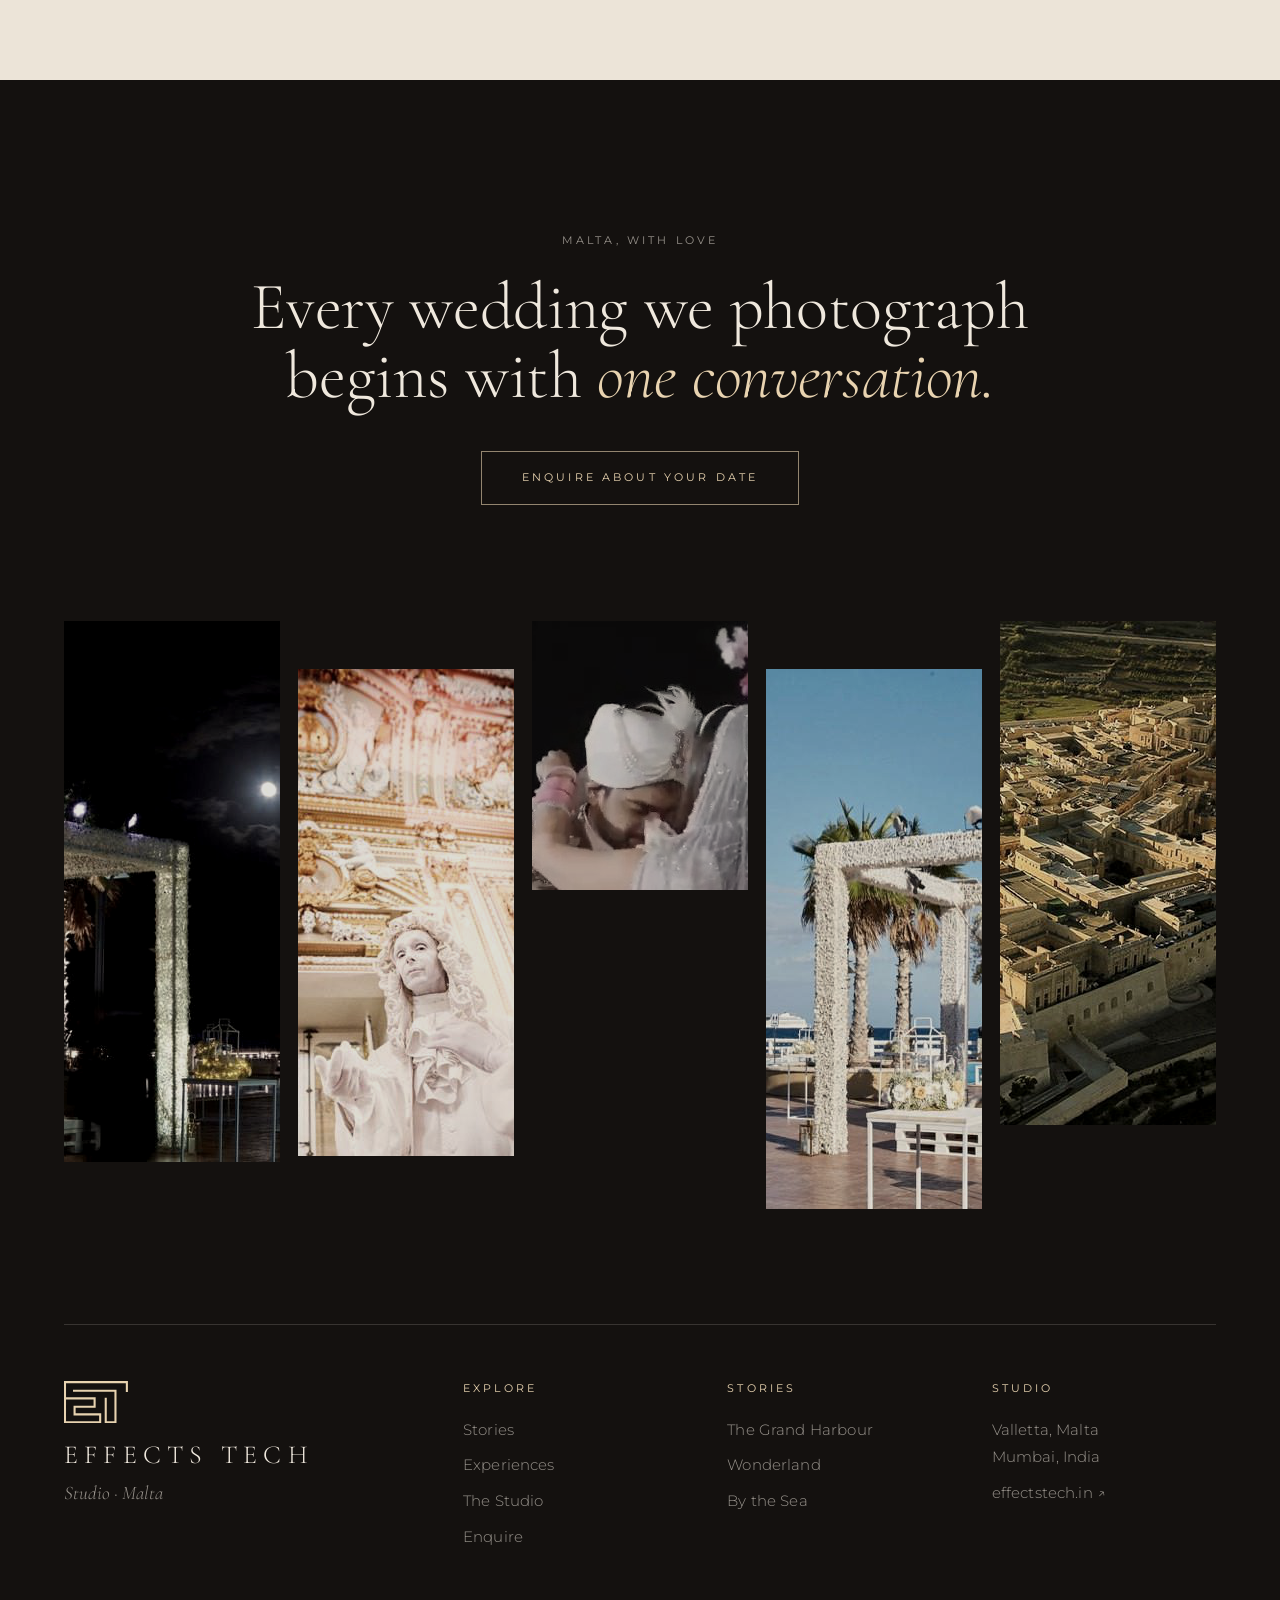
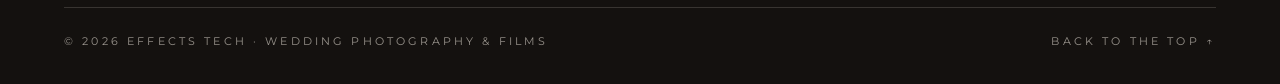
<file: site/stories.html>
<!doctype html>
<html lang="en">
<head>
<meta charset="utf-8">
<meta name="viewport" content="width=device-width, initial-scale=1">
<title>Stories — Effects Tech Studio, Malta</title>
<meta name="description" content="Wedding stories photographed and filmed in Malta by Effects Tech Studio.">
<link rel="preconnect" href="https://fonts.googleapis.com">
<link rel="preconnect" href="https://fonts.gstatic.com" crossorigin>
<link href="https://fonts.googleapis.com/css2?family=Cormorant+Garamond:ital,wght@0,300;0,400;0,500;1,300;1,400&family=Montserrat:wght@300;400;500&display=swap" rel="stylesheet">
<link rel="icon" type="image/png" href="assets/img/favicon.png">
<link rel="stylesheet" href="assets/css/style.css?v=mwkq0jin">
</head>
<body class="page-stories">
<div class="curtain" aria-hidden="true"><svg class="logo-mark curtain__logo" viewBox="0 0 460 305" fill="none" stroke="currentColor" stroke-width="15" stroke-linecap="square" stroke-linejoin="miter" aria-hidden="true"><path d="M452 72V8H7v289h253v-57H76v-55h144v-60H7"/><path d="M72 70h298v227h-70V128"/></svg></div>

<header class="nav">
  <button class="nav__chapters" aria-expanded="false" aria-controls="index">Menu</button>
  <a href="index.html" class="nav__brand" aria-label="Effects Tech Studio, home"><svg class="logo-mark nav__logo" viewBox="0 0 460 305" fill="none" stroke="currentColor" stroke-width="15" stroke-linecap="square" stroke-linejoin="miter" aria-hidden="true"><path d="M452 72V8H7v289h253v-57H76v-55h144v-60H7"/><path d="M72 70h298v227h-70V128"/></svg><span class="nav__words"><span>Effects Tech</span><em>studio · malta</em></span></a>
  <a href="enquire.html" class="nav__enquire">Enquire</a>
</header>

<nav class="index" id="index" aria-label="Site">
  <div class="menu">
    <div class="menu__pages">
      <a href="index.html"><i>01</i>Home</a>
      <a href="stories.html" aria-current="page"><i>02</i>Stories</a>
      <a href="experiences.html"><i>03</i>Experiences</a>
      <a href="studio.html"><i>04</i>The Studio</a>
      <a href="enquire.html"><i>05</i>Enquire</a>
    </div>
    <div class="menu__side">
      <p class="menu__label">The story, in six chapters</p>
      <a href="index.html#ch1"><i>I</i>The Arrival</a>
      <a href="index.html#ch2"><i>II</i>Mehndi on the Bastions</a>
      <a href="index.html#ch3"><i>III</i>The Sangeet</a>
      <a href="index.html#ch4"><i>IV</i>Vows by the Sea</a>
      <a href="index.html#ch5"><i>V</i>Wonderland</a>
      <a href="index.html#ch6"><i>VI</i>The Farewell</a>
      <p class="menu__label">Stories</p>
      <a href="story-the-grand-harbour-wedding.html">The Grand Harbour Wedding</a>
      <a href="story-wonderland-at-palazzo-parisio.html">Wonderland at Palazzo Parisio</a>
      <a href="story-pheras-by-the-sea.html">Pheras by the Sea</a>
    </div>
  </div>
</nav>

<main id="top">

<section class="phero phero--short">
  <div class="phero__img" style="background-image:url(assets/img/p05_001.jpg)"></div>
  <div class="hero__border" aria-hidden="true"><span></span></div>
  <div class="phero__text">
    <p class="eyebrow eyebrow--light">Stories</p>
    <h1 class="phero__title">Weddings we have <em>told</em></h1>
    <p class="phero__sub">Celebrations in Malta, photographed and filmed by our studio.</p>
  </div>
</section>
<section class="slist">
  
  <a href="story-the-grand-harbour-wedding.html" class="sitem">
    <figure class="sitem__img ph"><img src="assets/img/still-portrait.jpg" width="656" height="269" alt="The Grand Harbour Wedding" loading="lazy"></figure>
    <div class="sitem__text">
      <p class="sitem__no">01</p>
      <p class="eyebrow">A real Malta wedding · Three days</p>
      <h2 class="sitem__title">The Grand Harbour Wedding</h2>
      <p>Three days on Valletta's bastions: a baraat to the beat of Maltese pipes and drums, pheras under white flowers, a sangeet that ran until dawn and a cannon salute over the harbour.</p>
      <span class="sitem__more">Read the story &amp; watch the film →</span>
    </div>
  </a>
  <a href="story-wonderland-at-palazzo-parisio.html" class="sitem sitem--flip">
    <figure class="sitem__img ph"><img src="assets/img/p46_038.jpg" width="853" height="487" alt="Wonderland at Palazzo Parisio" loading="lazy"></figure>
    <div class="sitem__text">
      <p class="sitem__no">02</p>
      <p class="eyebrow">A masked gala · Naxxar</p>
      <h2 class="sitem__title">Wonderland at Palazzo Parisio</h2>
      <p>A baroque palace turned into a dream: living statues in the gilded salon, masked performers in the gardens and a banquet that looked like a Renaissance painting.</p>
      <span class="sitem__more">Read the story →</span>
    </div>
  </a>
  <a href="story-pheras-by-the-sea.html" class="sitem">
    <figure class="sitem__img ph"><img src="assets/img/p26_020.jpg" width="963" height="541" alt="Pheras by the Sea" loading="lazy"></figure>
    <div class="sitem__text">
      <p class="sitem__no">03</p>
      <p class="eyebrow">A seafront ceremony · St Julian's</p>
      <h2 class="sitem__title">Pheras by the Sea</h2>
      <p>White-flowered mandaps on a seafront terrace, the last phera timed to the sunset, and moonrise over the Mediterranean before dinner under the palms.</p>
      <span class="sitem__more">Read the story →</span>
    </div>
  </a>
</section>

<section class="cta">
  <p class="eyebrow">Your date</p>
  <p class="cta__line">Tell us about <em>your Malta wedding.</em></p>
  <a href="enquire.html" class="cta__btn">Begin your enquiry</a>
</section>
</main>

<footer class="footer">
  <div class="footer__close">
    <p class="footer__kicker">Malta, with love</p>
    <p class="footer__line-big">Every wedding we photograph begins with <em>one conversation.</em></p>
    <a href="enquire.html" class="footer__btn">Enquire about your date</a>
  </div>

  <div class="footer__gallery" aria-hidden="true">
    <figure><img src="assets/img/p26_020.jpg" width="963" height="541" alt="" loading="lazy"></figure>
    <figure><img src="assets/img/p46_038.jpg" width="853" height="487" alt="" loading="lazy"></figure>
    <figure><img src="assets/img/still-embrace.jpg" width="656" height="269" alt="" loading="lazy"></figure>
    <figure><img src="assets/img/p27_021.jpg" width="960" height="540" alt="" loading="lazy"></figure>
    <figure><img src="assets/img/p18_012.jpg" width="959" height="504" alt="" loading="lazy"></figure>
  </div>

  <div class="footer__main">
    <div class="footer__id">
      <svg class="logo-mark footer__logo" viewBox="0 0 460 305" fill="none" stroke="currentColor" stroke-width="15" stroke-linecap="square" stroke-linejoin="miter" aria-hidden="true"><path d="M452 72V8H7v289h253v-57H76v-55h144v-60H7"/><path d="M72 70h298v227h-70V128"/></svg>
      <p class="footer__name">Effects Tech</p>
      <p class="footer__sub">Studio · Malta</p>
    </div>
    <div class="footer__col"><h4>Explore</h4><a href="stories.html">Stories</a><a href="experiences.html">Experiences</a><a href="studio.html">The Studio</a><a href="enquire.html">Enquire</a></div>
    <div class="footer__col"><h4>Stories</h4><a href="story-the-grand-harbour-wedding.html">The Grand Harbour</a><a href="story-wonderland-at-palazzo-parisio.html">Wonderland</a><a href="story-pheras-by-the-sea.html">By the Sea</a></div>
    <div class="footer__col"><h4>Studio</h4><p>Valletta, Malta<br>Mumbai, India</p><a href="https://effectstech.in" target="_blank" rel="noopener">effectstech.in ↗</a></div>
  </div>

  <div class="footer__base">
    <span>© 2026 Effects Tech · Wedding photography &amp; films</span>
    <a href="#top">Back to the top ↑</a>
  </div>
</footer>

<div class="lightbox" aria-hidden="true" role="dialog" aria-label="Photograph">
  <button class="lightbox__close" aria-label="Close">Close</button>
  <button class="lightbox__prev" aria-label="Previous photograph">‹</button>
  <figure><img alt=""><figcaption></figcaption></figure>
  <button class="lightbox__next" aria-label="Next photograph">›</button>
</div>
<div class="reelbox" aria-hidden="true" role="dialog" aria-label="Wedding film">
  <button class="reelbox__close">Close</button>
  <p class="reelbox__title">A wedding in Malta <em>· Effects Tech Studio</em></p>
  <video src="assets/video/malta-wedding-film.mp4" poster="assets/img/film-poster.jpg" controls playsinline preload="none"></video>
</div>
<div class="cursor" aria-hidden="true"><span>View</span></div>
<script src="assets/vendor/gsap.min.js"></script>
<script src="assets/vendor/ScrollTrigger.min.js"></script>
<script src="assets/vendor/lenis.min.js"></script>
<script src="assets/js/main.js?v=mwkq0jin"></script>
</body>
</html>
</file>
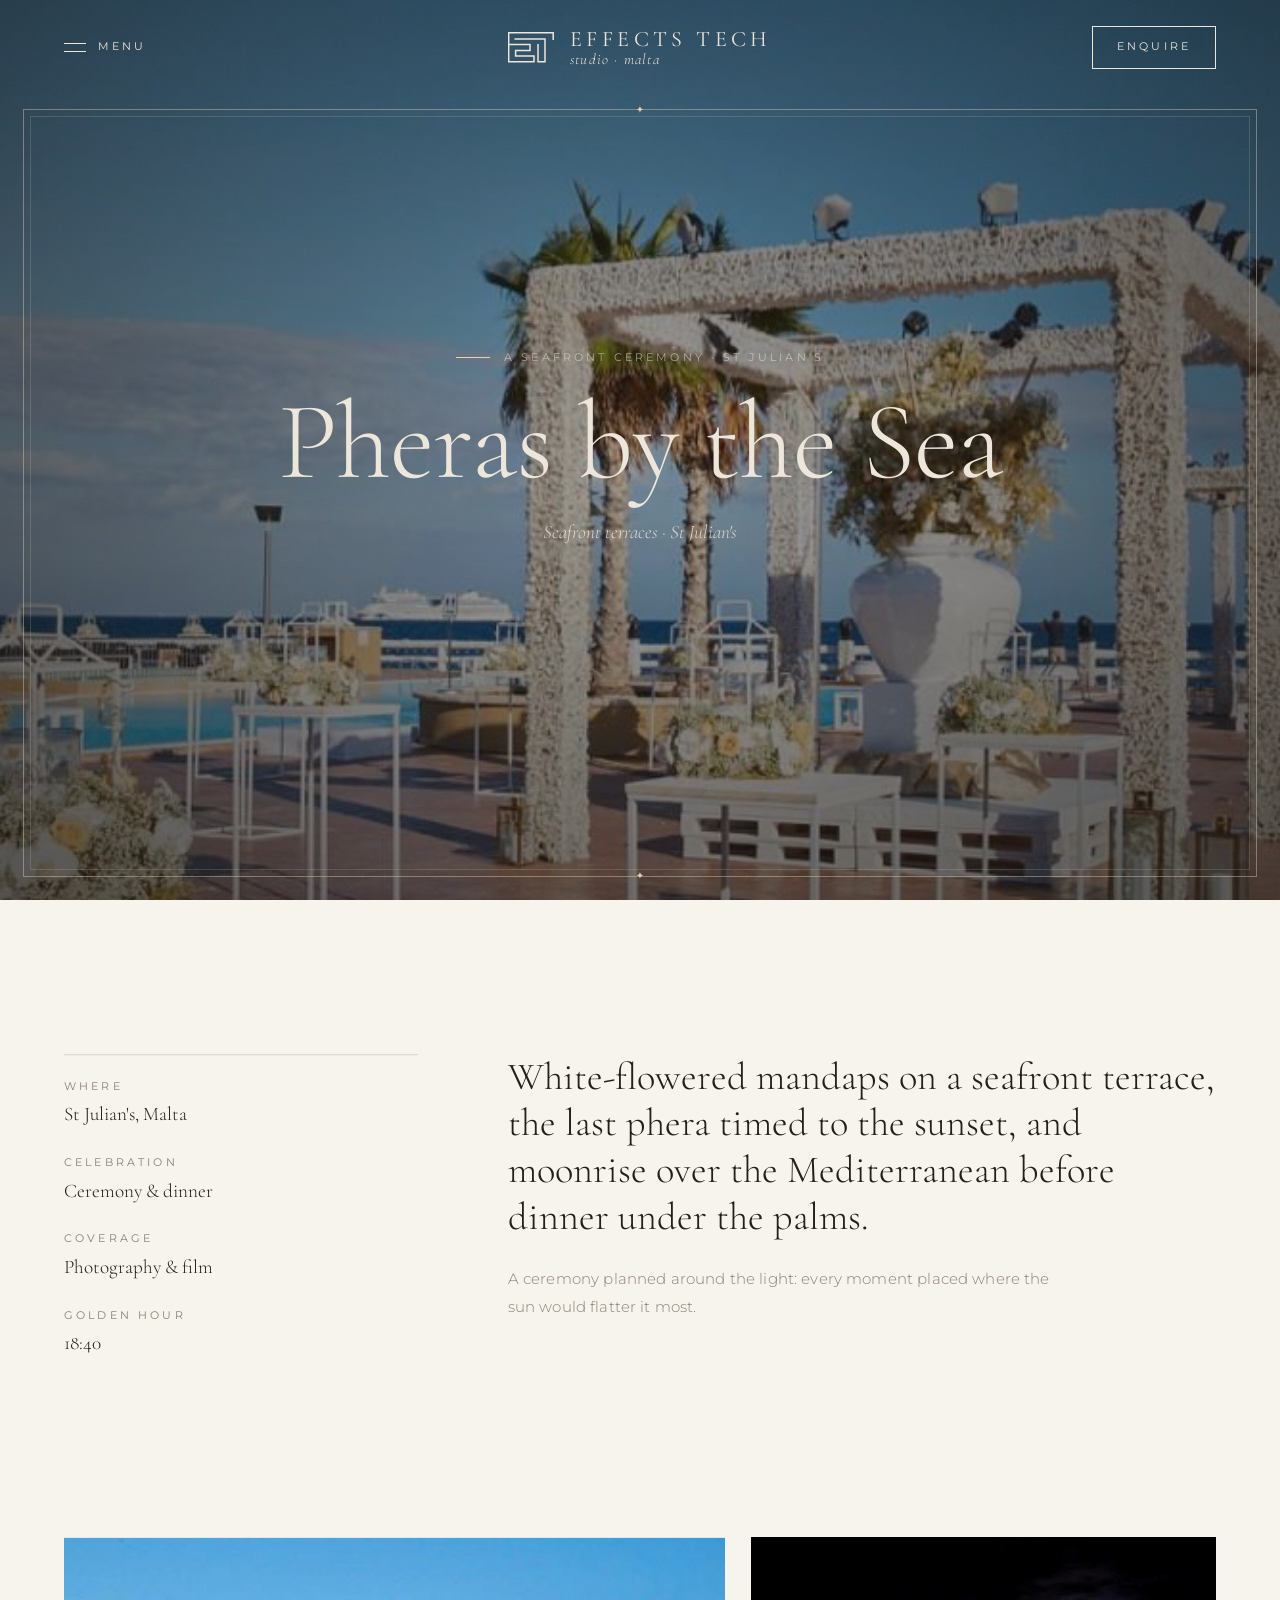
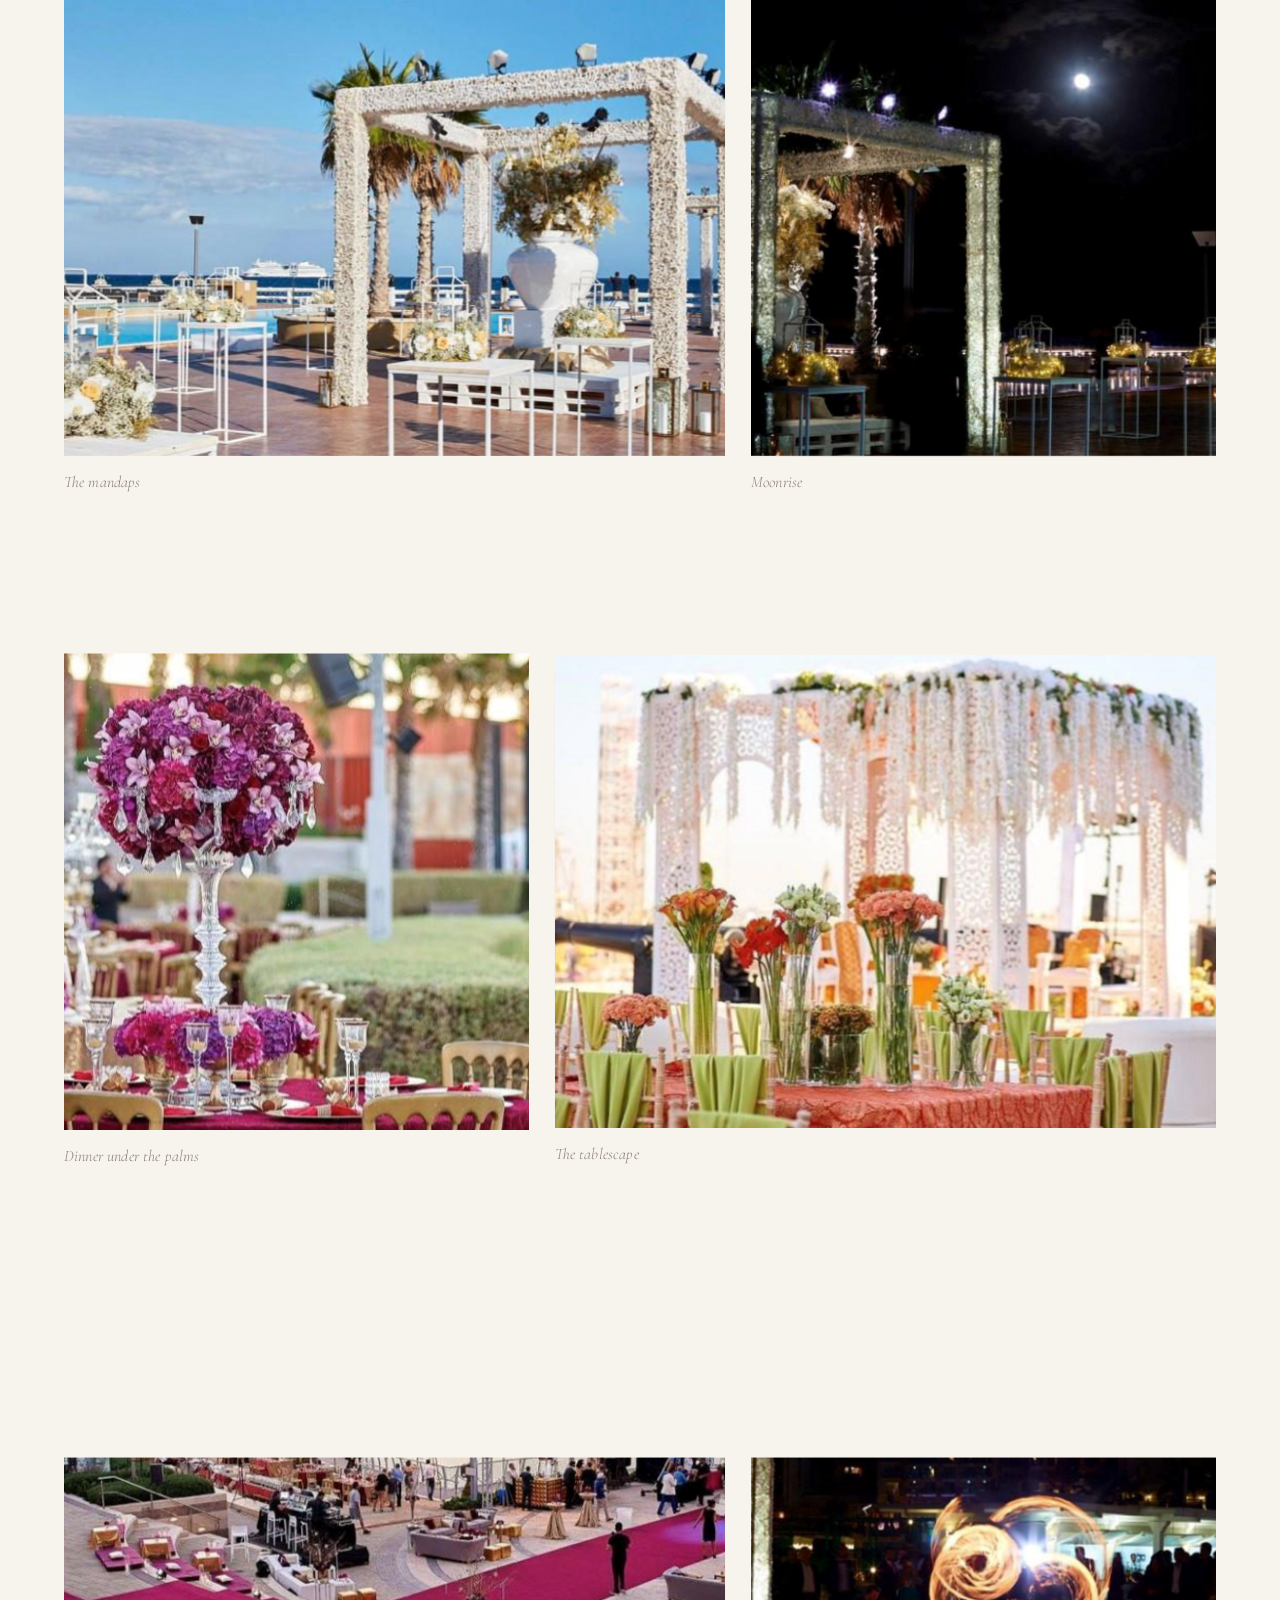
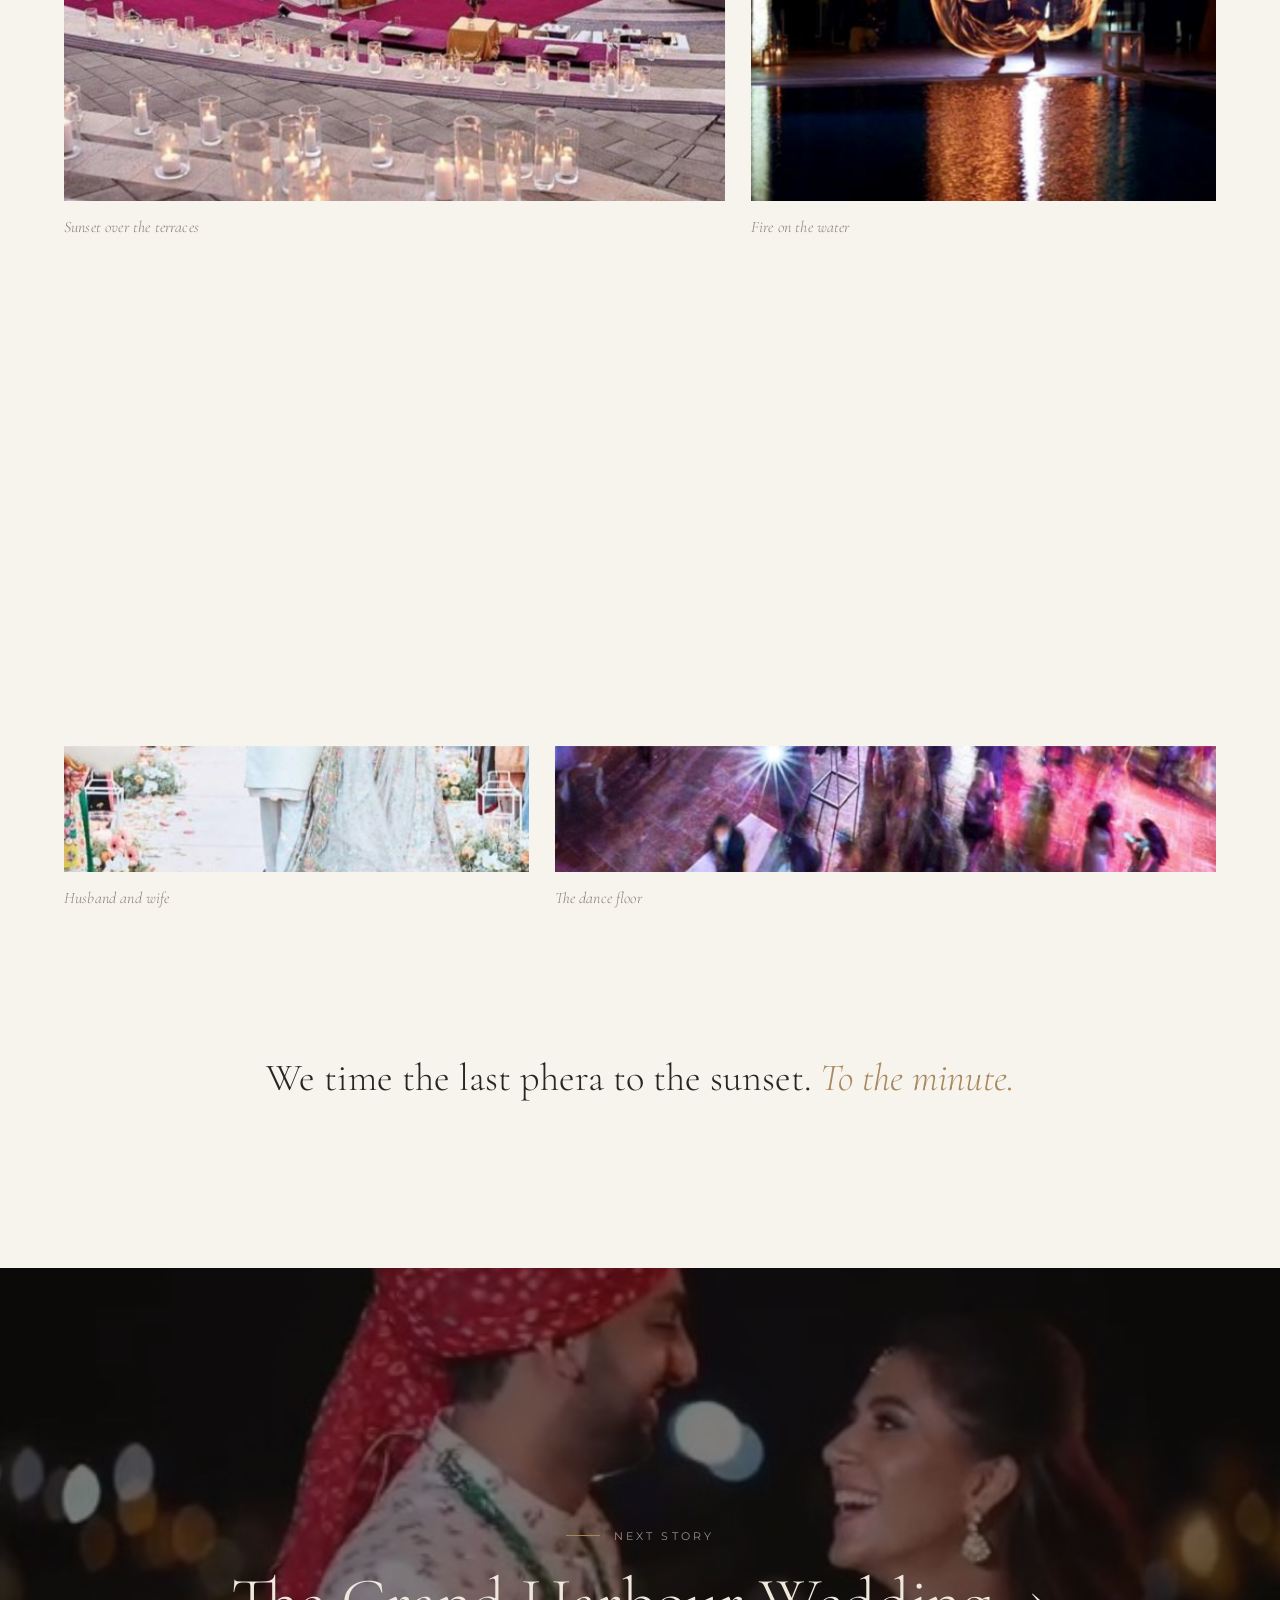
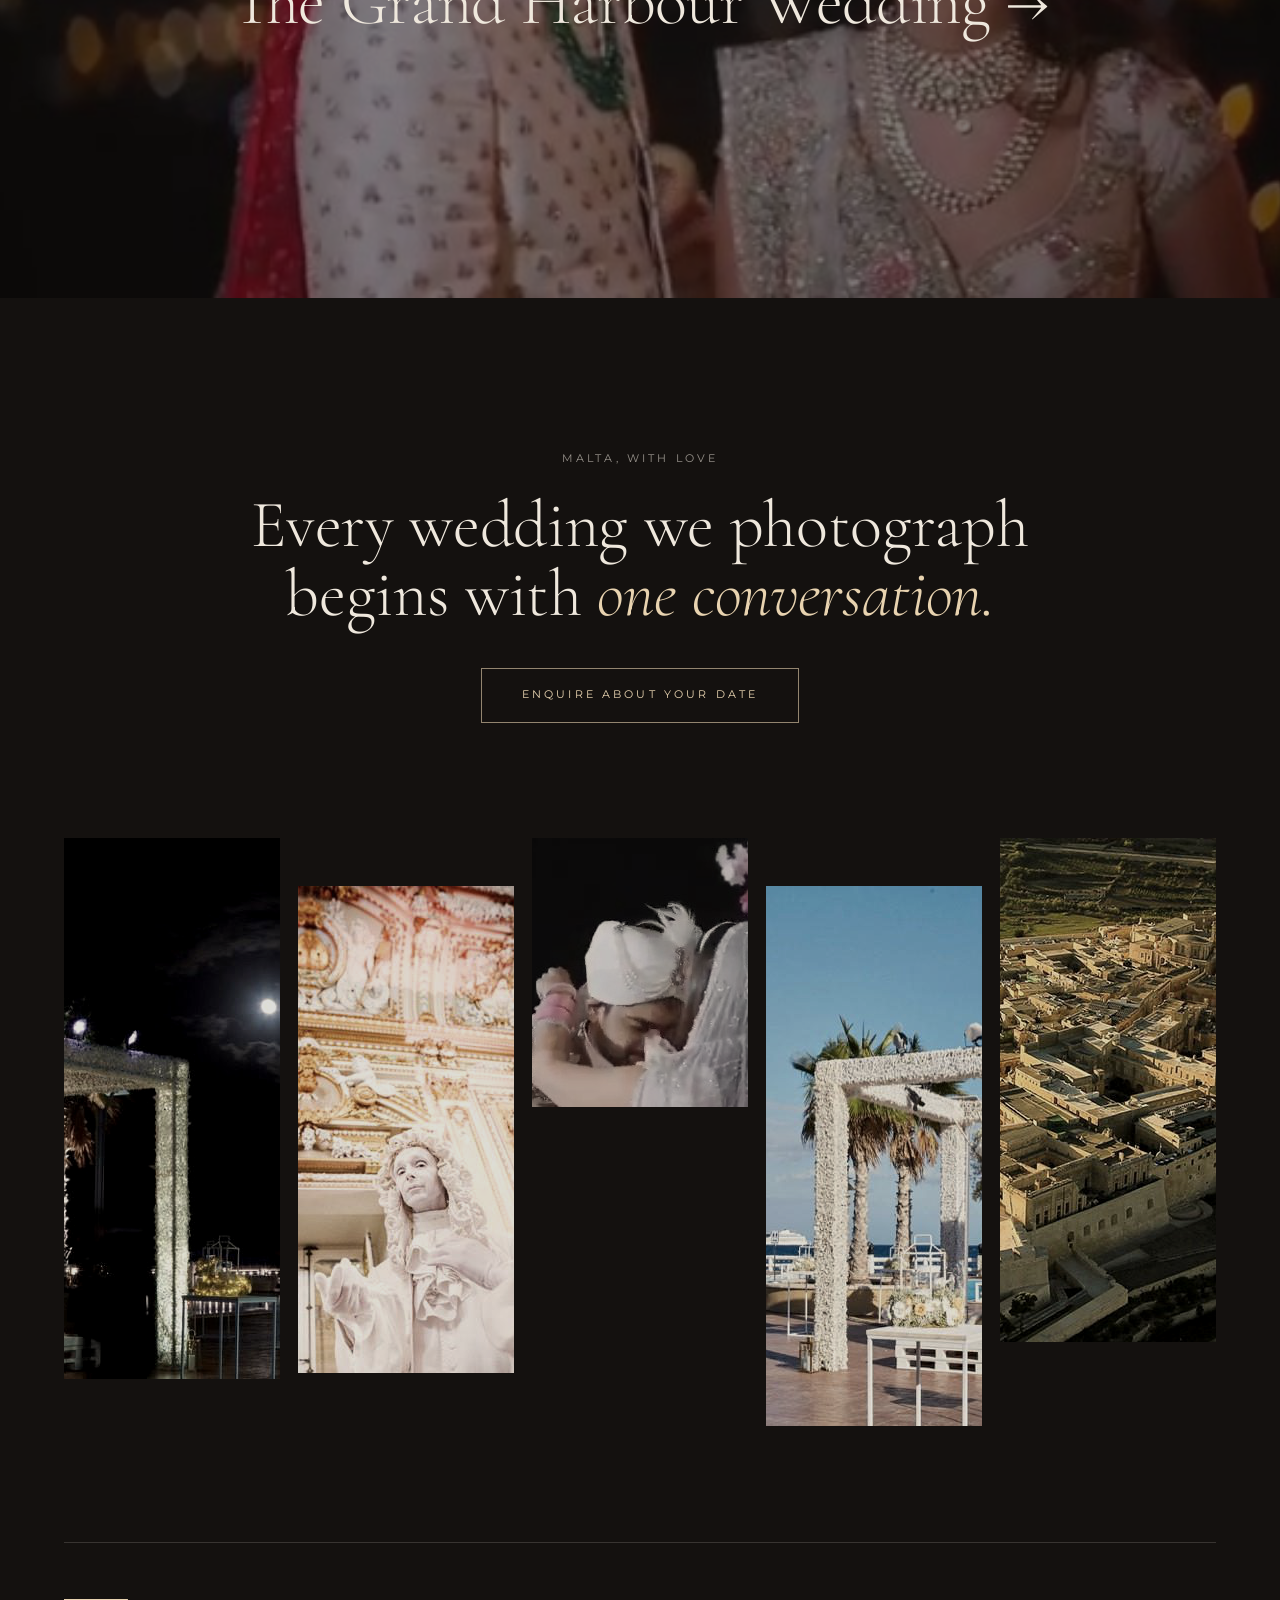
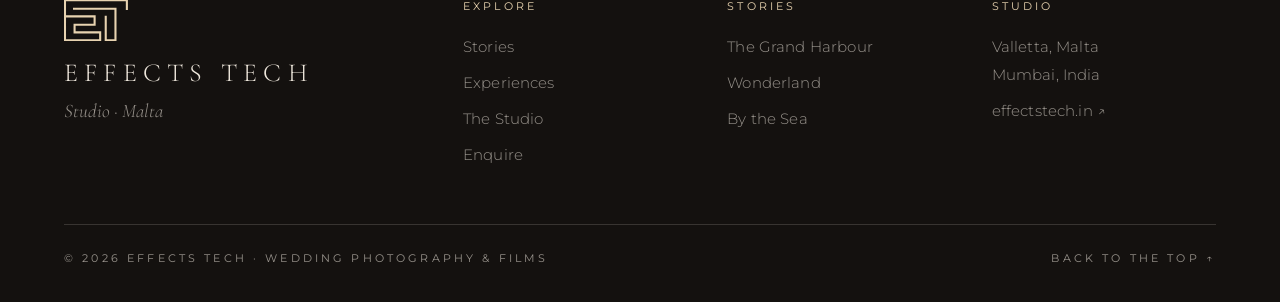
<file: site/story-pheras-by-the-sea.html>
<!doctype html>
<html lang="en">
<head>
<meta charset="utf-8">
<meta name="viewport" content="width=device-width, initial-scale=1">
<title>Pheras by the Sea — Effects Tech Studio, Malta</title>
<meta name="description" content="White-flowered mandaps on a seafront terrace, the last phera timed to the sunset, and moonrise over the Mediterranean before dinner under the palms.">
<link rel="preconnect" href="https://fonts.googleapis.com">
<link rel="preconnect" href="https://fonts.gstatic.com" crossorigin>
<link href="https://fonts.googleapis.com/css2?family=Cormorant+Garamond:ital,wght@0,300;0,400;0,500;1,300;1,400&family=Montserrat:wght@300;400;500&display=swap" rel="stylesheet">
<link rel="icon" type="image/png" href="assets/img/favicon.png">
<link rel="stylesheet" href="assets/css/style.css?v=mwkq0jin">
</head>
<body class="page-story">
<div class="curtain" aria-hidden="true"><svg class="logo-mark curtain__logo" viewBox="0 0 460 305" fill="none" stroke="currentColor" stroke-width="15" stroke-linecap="square" stroke-linejoin="miter" aria-hidden="true"><path d="M452 72V8H7v289h253v-57H76v-55h144v-60H7"/><path d="M72 70h298v227h-70V128"/></svg></div>

<header class="nav">
  <button class="nav__chapters" aria-expanded="false" aria-controls="index">Menu</button>
  <a href="index.html" class="nav__brand" aria-label="Effects Tech Studio, home"><svg class="logo-mark nav__logo" viewBox="0 0 460 305" fill="none" stroke="currentColor" stroke-width="15" stroke-linecap="square" stroke-linejoin="miter" aria-hidden="true"><path d="M452 72V8H7v289h253v-57H76v-55h144v-60H7"/><path d="M72 70h298v227h-70V128"/></svg><span class="nav__words"><span>Effects Tech</span><em>studio · malta</em></span></a>
  <a href="enquire.html" class="nav__enquire">Enquire</a>
</header>

<nav class="index" id="index" aria-label="Site">
  <div class="menu">
    <div class="menu__pages">
      <a href="index.html"><i>01</i>Home</a>
      <a href="stories.html" aria-current="page"><i>02</i>Stories</a>
      <a href="experiences.html"><i>03</i>Experiences</a>
      <a href="studio.html"><i>04</i>The Studio</a>
      <a href="enquire.html"><i>05</i>Enquire</a>
    </div>
    <div class="menu__side">
      <p class="menu__label">The story, in six chapters</p>
      <a href="index.html#ch1"><i>I</i>The Arrival</a>
      <a href="index.html#ch2"><i>II</i>Mehndi on the Bastions</a>
      <a href="index.html#ch3"><i>III</i>The Sangeet</a>
      <a href="index.html#ch4"><i>IV</i>Vows by the Sea</a>
      <a href="index.html#ch5"><i>V</i>Wonderland</a>
      <a href="index.html#ch6"><i>VI</i>The Farewell</a>
      <p class="menu__label">Stories</p>
      <a href="story-the-grand-harbour-wedding.html">The Grand Harbour Wedding</a>
      <a href="story-wonderland-at-palazzo-parisio.html">Wonderland at Palazzo Parisio</a>
      <a href="story-pheras-by-the-sea.html">Pheras by the Sea</a>
    </div>
  </div>
</nav>

<main id="top">

<section class="phero">
  <div class="phero__img" style="background-image:url(assets/img/p27_021.jpg)"></div>
  <div class="hero__border" aria-hidden="true"><span></span></div>
  <div class="phero__text">
    <p class="eyebrow eyebrow--light">A seafront ceremony · St Julian's</p>
    <h1 class="phero__title">Pheras by the Sea</h1>
    <p class="phero__sub">Seafront terraces · St Julian's</p>
  </div>
</section>
<section class="sintro">
  <dl class="sintro__meta"><div><dt>Where</dt><dd>St Julian's, Malta</dd></div><div><dt>Celebration</dt><dd>Ceremony & dinner</dd></div><div><dt>Coverage</dt><dd>Photography & film</dd></div><div><dt>Golden hour</dt><dd>18:40</dd></div></dl>
  <div class="sintro__text"><p class="lead">White-flowered mandaps on a seafront terrace, the last phera timed to the sunset, and moonrise over the Mediterranean before dinner under the palms.</p><p class="body">A ceremony planned around the light: every moment placed where the sun would flatter it most.</p></div>
</section>

<section class="sgal">
  <div class="srow srow--pair"><figure class="ph sr-big" data-reveal><img src="assets/img/p27_021.jpg" width="960" height="540" alt="The mandaps" loading="lazy"><figcaption>The mandaps</figcaption></figure><figure class="ph sr-small" data-reveal><img src="assets/img/p26_020.jpg" width="963" height="541" alt="Moonrise" loading="lazy"><figcaption>Moonrise</figcaption></figure></div>
  <div class="srow srow--pair srow--flip"><figure class="ph sr-big" data-reveal><img src="assets/img/p14_009.jpg" width="624" height="538" alt="The tablescape" loading="lazy"><figcaption>The tablescape</figcaption></figure><figure class="ph sr-small" data-reveal><img src="assets/img/p17_011.jpg" width="931" height="542" alt="Dinner under the palms" loading="lazy"><figcaption>Dinner under the palms</figcaption></figure></div>
  <div class="srow srow--pair"><figure class="ph sr-big" data-reveal><img src="assets/img/p15_010.jpg" width="931" height="540" alt="Sunset over the terraces" loading="lazy"><figcaption>Sunset over the terraces</figcaption></figure><figure class="ph sr-small" data-reveal><img src="assets/img/p28_022.jpg" width="960" height="540" alt="Fire on the water" loading="lazy"><figcaption>Fire on the water</figcaption></figure></div>
  <div class="srow srow--pair srow--flip"><figure class="ph sr-big" data-reveal><img src="assets/img/p25_019.jpg" width="959" height="540" alt="The dance floor" loading="lazy"><figcaption>The dance floor</figcaption></figure><figure class="ph sr-small" data-reveal><img src="assets/img/p10_006.jpg" width="897" height="539" alt="Husband and wife" loading="lazy"><figcaption>Husband and wife</figcaption></figure></div>
</section>
<p class="pull">We time the last phera to the sunset. <em>To the minute.</em></p>
<a href="story-the-grand-harbour-wedding.html" class="snext">
  <div class="snext__img" style="background-image:url(assets/img/still-portrait.jpg)"></div>
  <div class="snext__text"><p class="eyebrow eyebrow--light">Next story</p><p class="snext__title">The Grand Harbour Wedding →</p></div>
</a>
</main>

<footer class="footer">
  <div class="footer__close">
    <p class="footer__kicker">Malta, with love</p>
    <p class="footer__line-big">Every wedding we photograph begins with <em>one conversation.</em></p>
    <a href="enquire.html" class="footer__btn">Enquire about your date</a>
  </div>

  <div class="footer__gallery" aria-hidden="true">
    <figure><img src="assets/img/p26_020.jpg" width="963" height="541" alt="" loading="lazy"></figure>
    <figure><img src="assets/img/p46_038.jpg" width="853" height="487" alt="" loading="lazy"></figure>
    <figure><img src="assets/img/still-embrace.jpg" width="656" height="269" alt="" loading="lazy"></figure>
    <figure><img src="assets/img/p27_021.jpg" width="960" height="540" alt="" loading="lazy"></figure>
    <figure><img src="assets/img/p18_012.jpg" width="959" height="504" alt="" loading="lazy"></figure>
  </div>

  <div class="footer__main">
    <div class="footer__id">
      <svg class="logo-mark footer__logo" viewBox="0 0 460 305" fill="none" stroke="currentColor" stroke-width="15" stroke-linecap="square" stroke-linejoin="miter" aria-hidden="true"><path d="M452 72V8H7v289h253v-57H76v-55h144v-60H7"/><path d="M72 70h298v227h-70V128"/></svg>
      <p class="footer__name">Effects Tech</p>
      <p class="footer__sub">Studio · Malta</p>
    </div>
    <div class="footer__col"><h4>Explore</h4><a href="stories.html">Stories</a><a href="experiences.html">Experiences</a><a href="studio.html">The Studio</a><a href="enquire.html">Enquire</a></div>
    <div class="footer__col"><h4>Stories</h4><a href="story-the-grand-harbour-wedding.html">The Grand Harbour</a><a href="story-wonderland-at-palazzo-parisio.html">Wonderland</a><a href="story-pheras-by-the-sea.html">By the Sea</a></div>
    <div class="footer__col"><h4>Studio</h4><p>Valletta, Malta<br>Mumbai, India</p><a href="https://effectstech.in" target="_blank" rel="noopener">effectstech.in ↗</a></div>
  </div>

  <div class="footer__base">
    <span>© 2026 Effects Tech · Wedding photography &amp; films</span>
    <a href="#top">Back to the top ↑</a>
  </div>
</footer>

<div class="lightbox" aria-hidden="true" role="dialog" aria-label="Photograph">
  <button class="lightbox__close" aria-label="Close">Close</button>
  <button class="lightbox__prev" aria-label="Previous photograph">‹</button>
  <figure><img alt=""><figcaption></figcaption></figure>
  <button class="lightbox__next" aria-label="Next photograph">›</button>
</div>
<div class="reelbox" aria-hidden="true" role="dialog" aria-label="Wedding film">
  <button class="reelbox__close">Close</button>
  <p class="reelbox__title">A wedding in Malta <em>· Effects Tech Studio</em></p>
  <video src="assets/video/malta-wedding-film.mp4" poster="assets/img/film-poster.jpg" controls playsinline preload="none"></video>
</div>
<div class="cursor" aria-hidden="true"><span>View</span></div>
<script src="assets/vendor/gsap.min.js"></script>
<script src="assets/vendor/ScrollTrigger.min.js"></script>
<script src="assets/vendor/lenis.min.js"></script>
<script src="assets/js/main.js?v=mwkq0jin"></script>
</body>
</html>
</file>
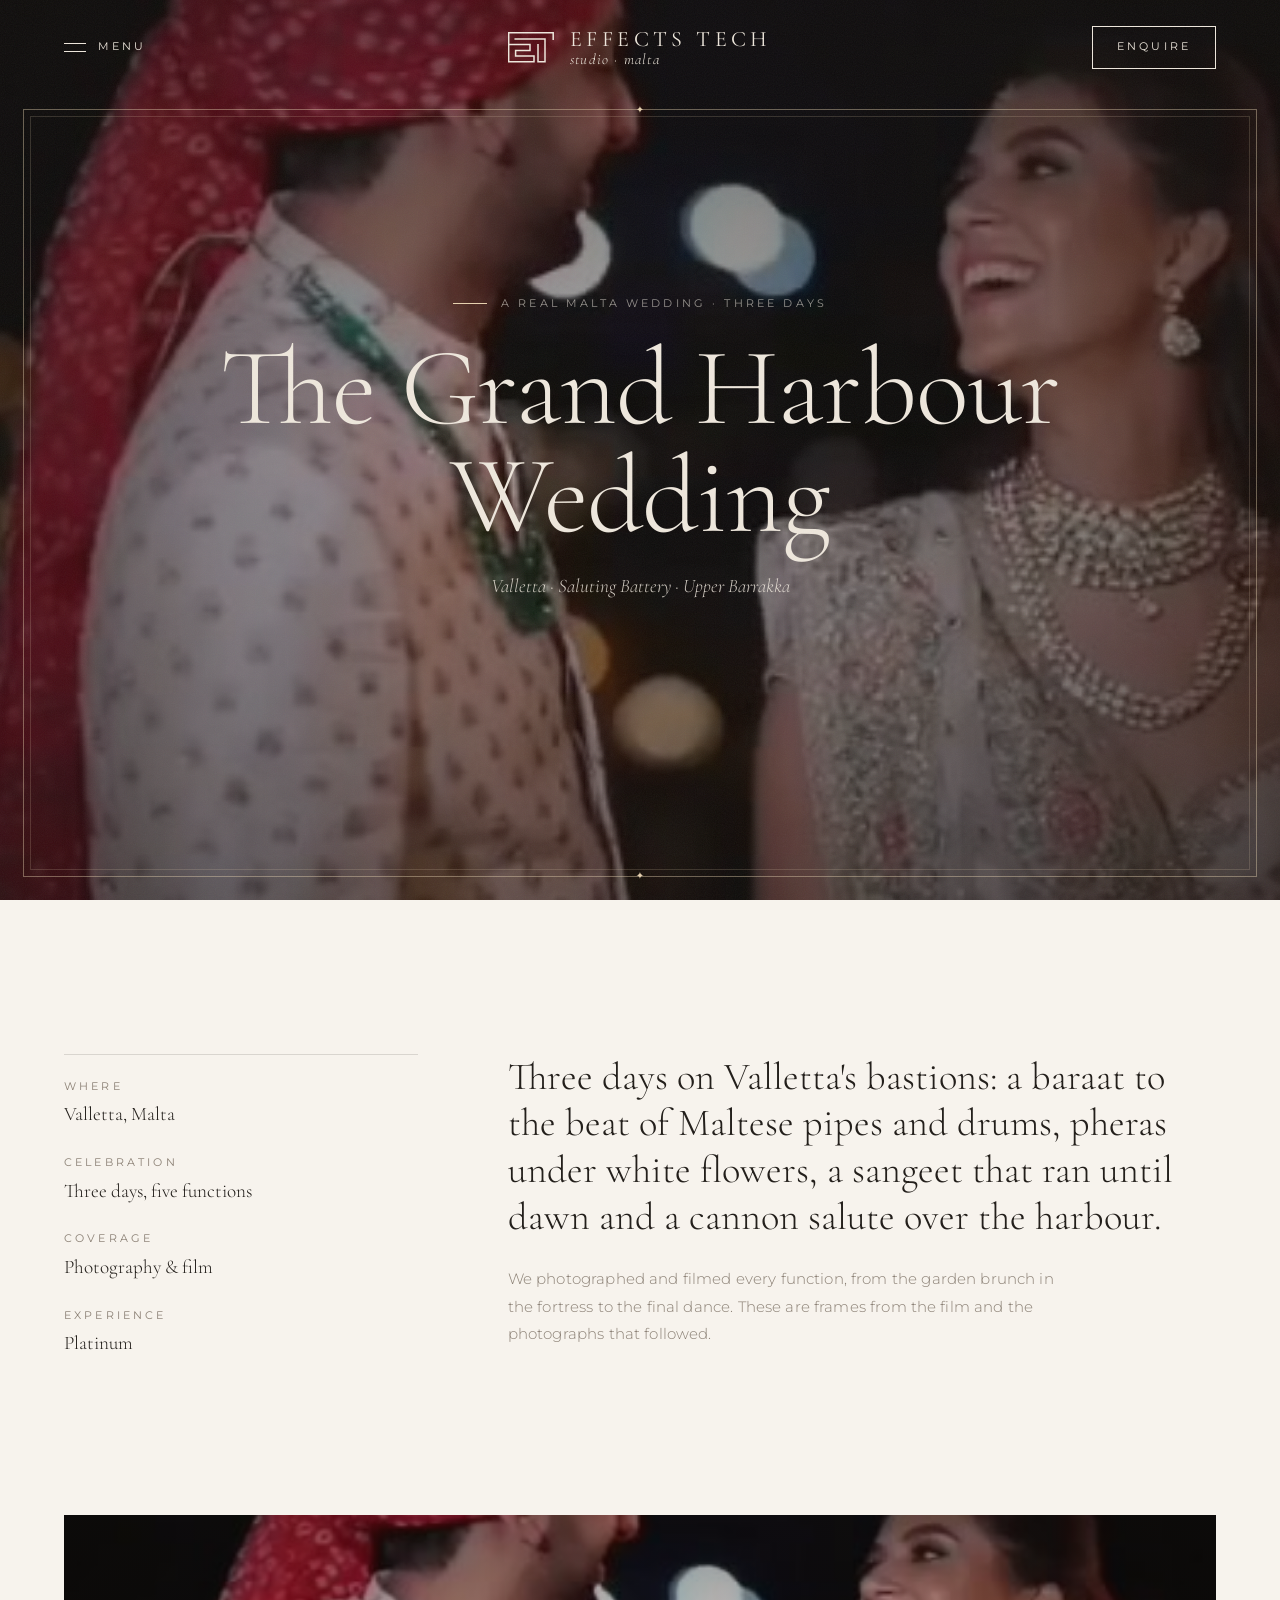
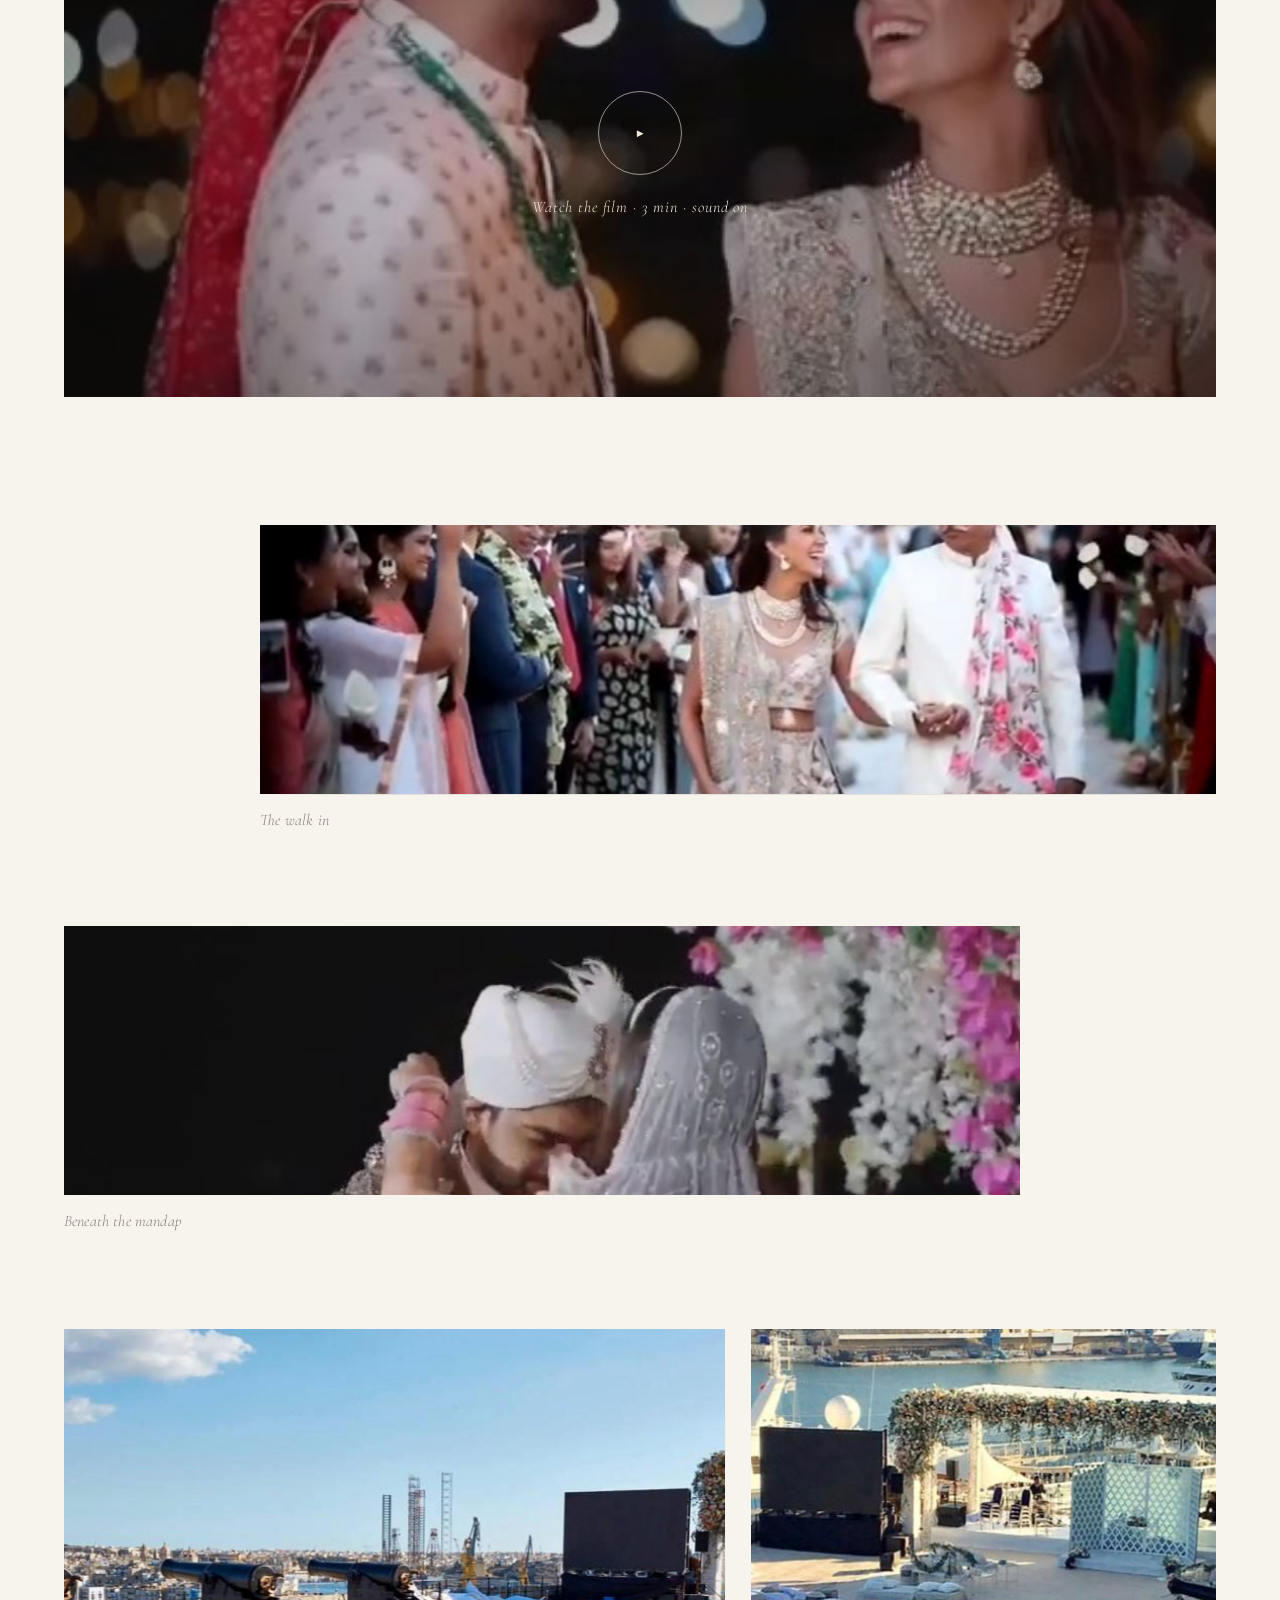
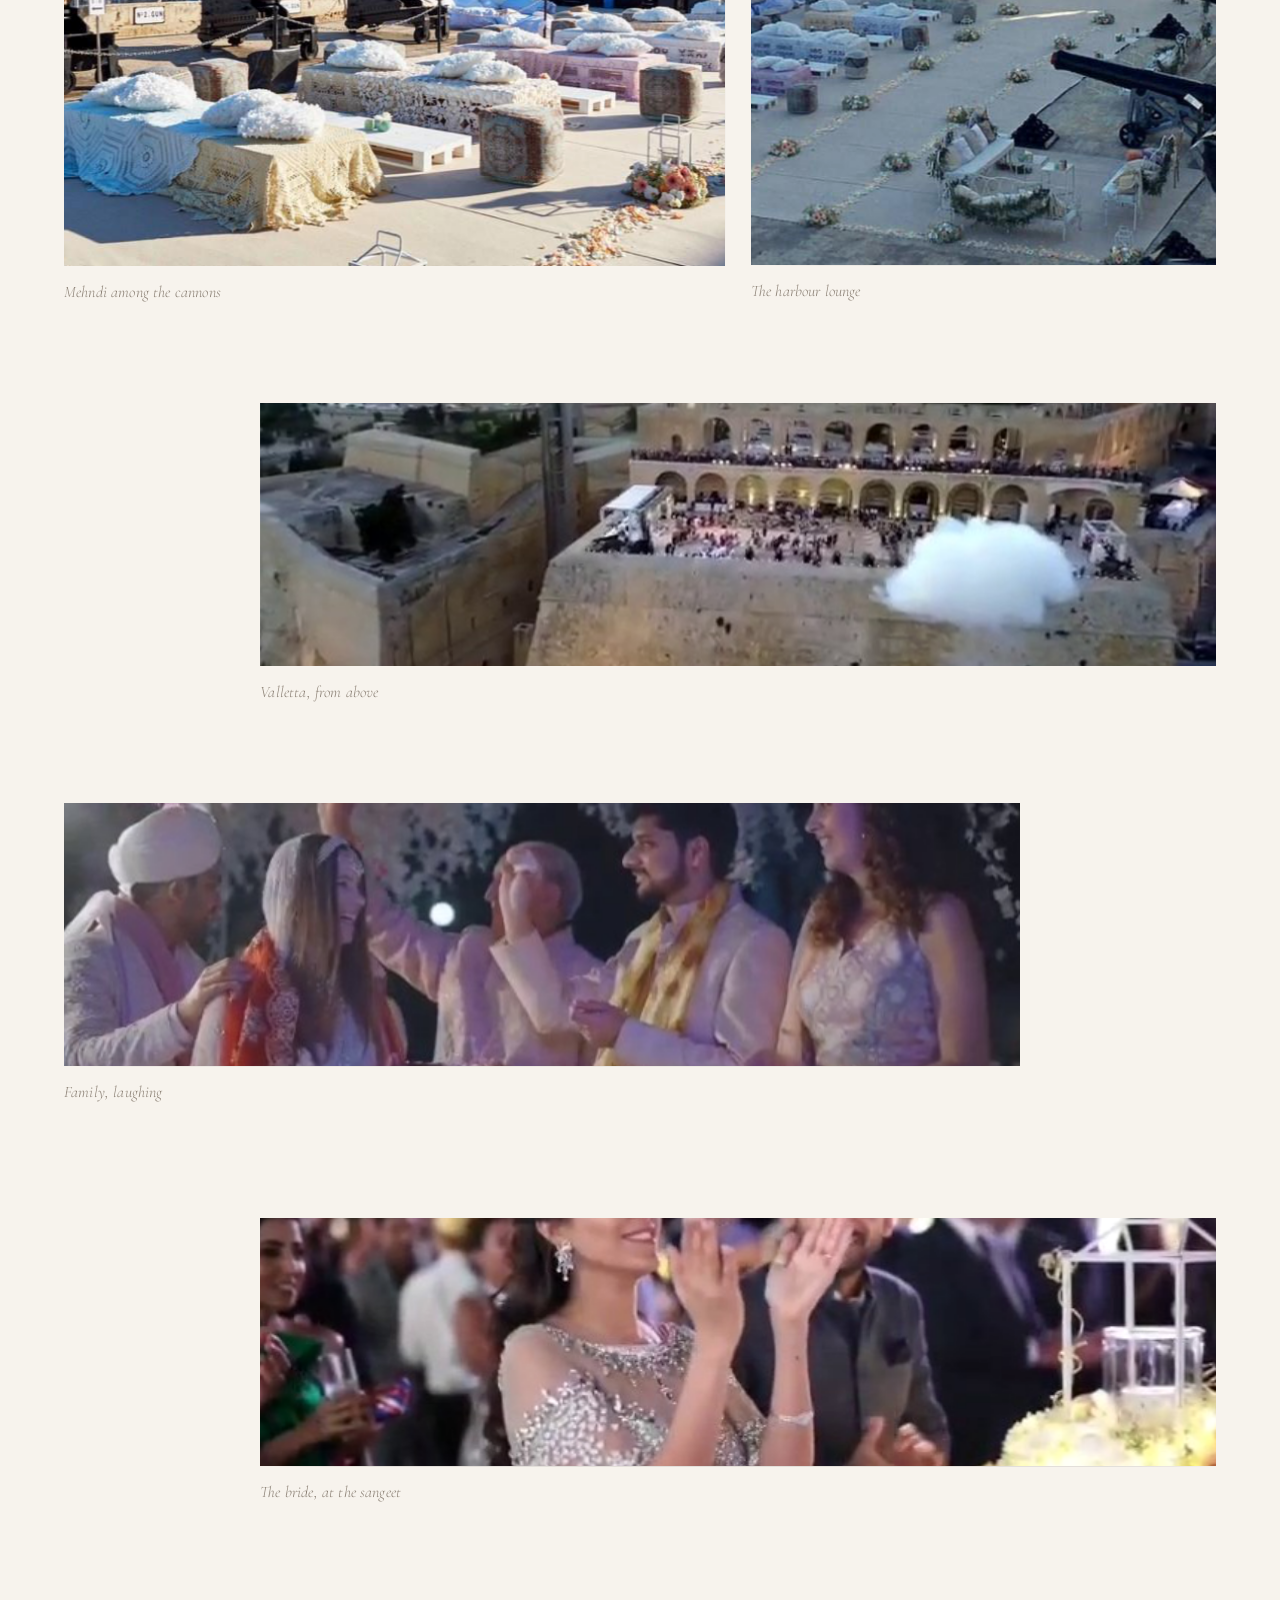
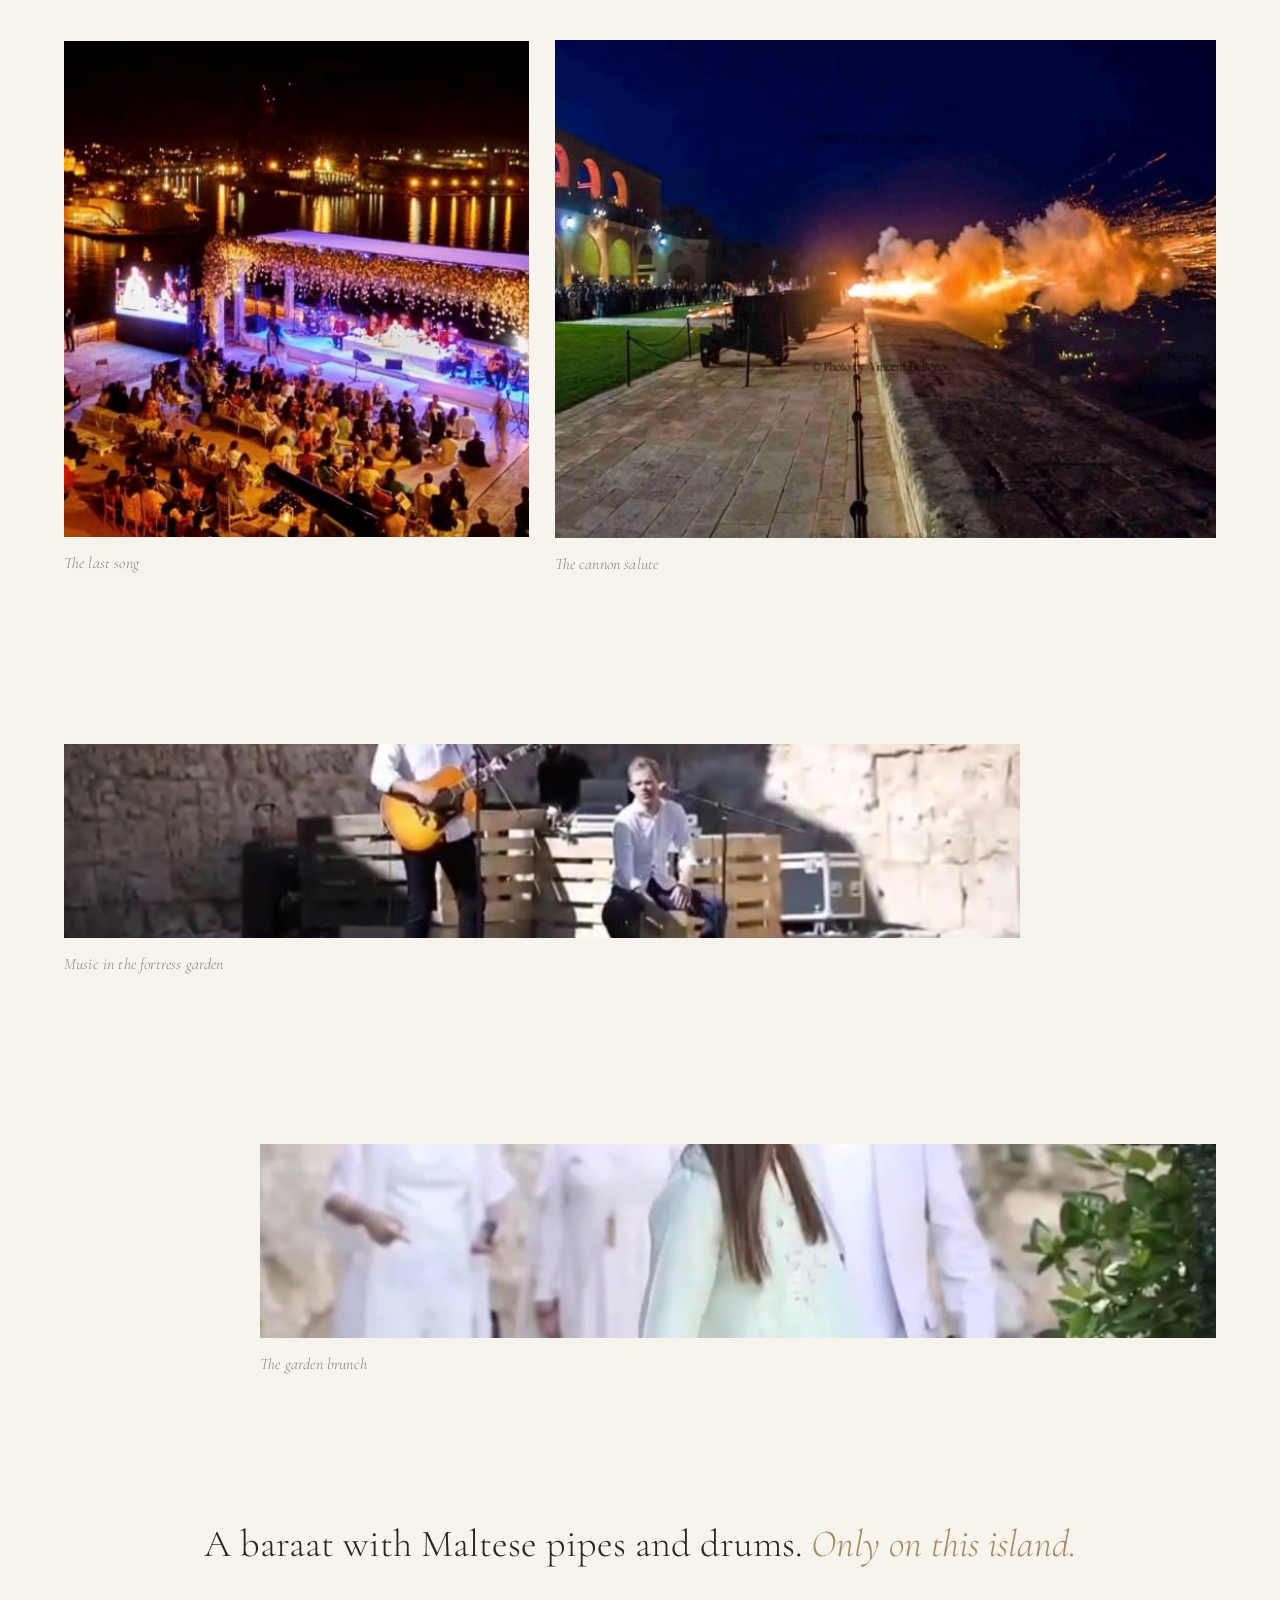
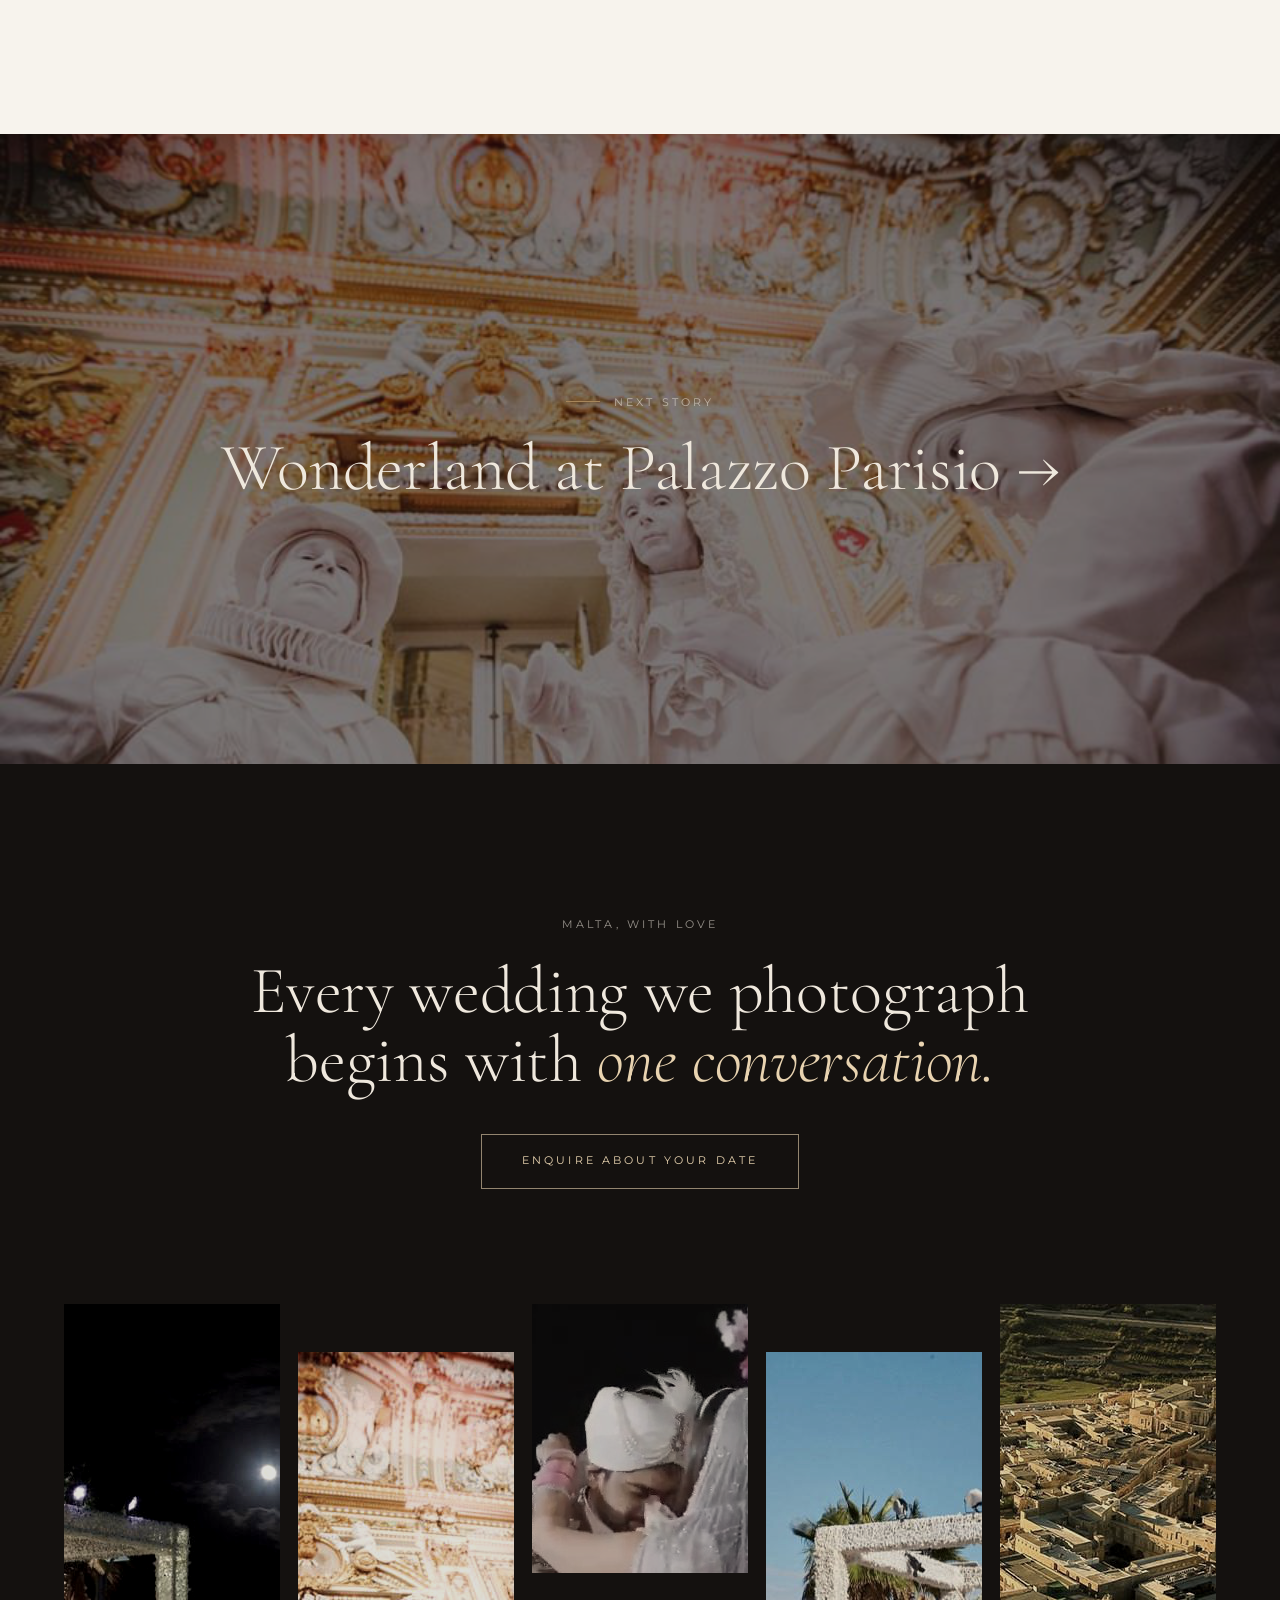
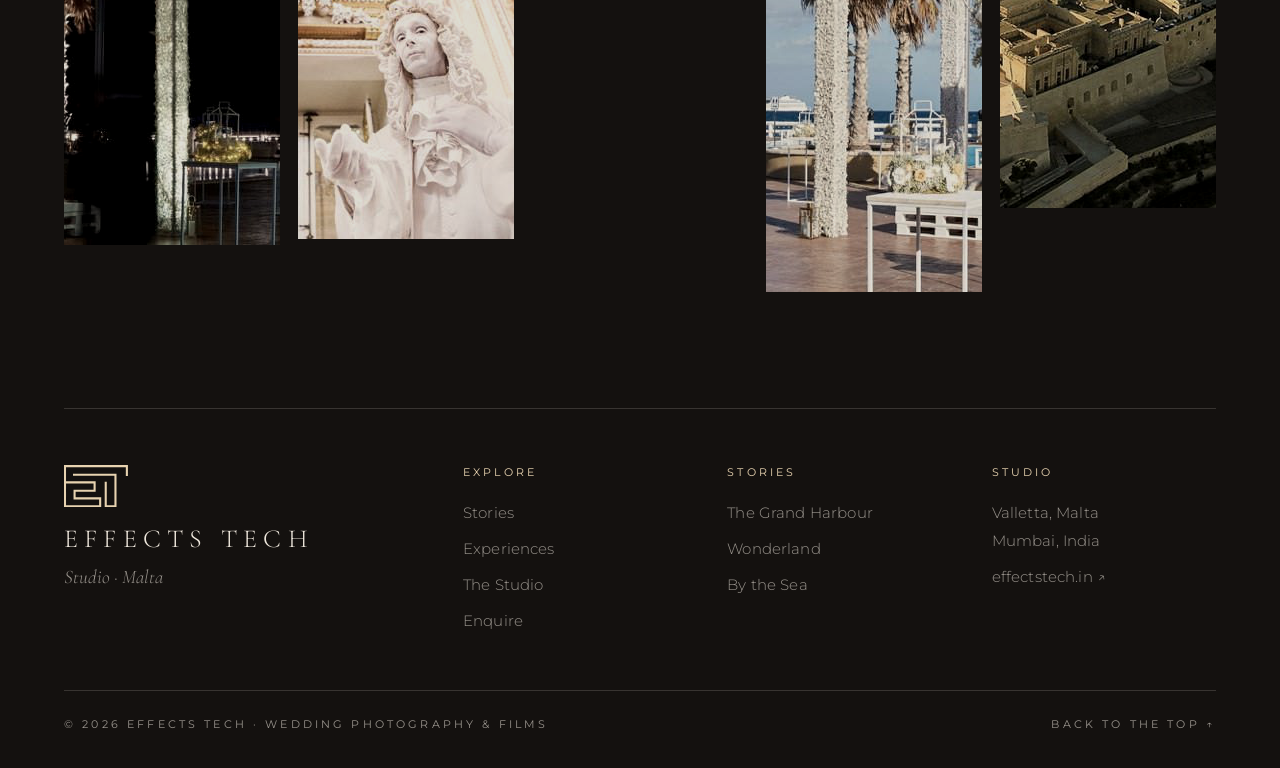
<file: site/story-the-grand-harbour-wedding.html>
<!doctype html>
<html lang="en">
<head>
<meta charset="utf-8">
<meta name="viewport" content="width=device-width, initial-scale=1">
<title>The Grand Harbour Wedding — Effects Tech Studio, Malta</title>
<meta name="description" content="Three days on Valletta's bastions: a baraat to the beat of Maltese pipes and drums, pheras under white flowers, a sangeet that ran until dawn and a cannon salute over the harbour.">
<link rel="preconnect" href="https://fonts.googleapis.com">
<link rel="preconnect" href="https://fonts.gstatic.com" crossorigin>
<link href="https://fonts.googleapis.com/css2?family=Cormorant+Garamond:ital,wght@0,300;0,400;0,500;1,300;1,400&family=Montserrat:wght@300;400;500&display=swap" rel="stylesheet">
<link rel="icon" type="image/png" href="assets/img/favicon.png">
<link rel="stylesheet" href="assets/css/style.css?v=mwkq0jin">
</head>
<body class="page-story">
<div class="curtain" aria-hidden="true"><svg class="logo-mark curtain__logo" viewBox="0 0 460 305" fill="none" stroke="currentColor" stroke-width="15" stroke-linecap="square" stroke-linejoin="miter" aria-hidden="true"><path d="M452 72V8H7v289h253v-57H76v-55h144v-60H7"/><path d="M72 70h298v227h-70V128"/></svg></div>

<header class="nav">
  <button class="nav__chapters" aria-expanded="false" aria-controls="index">Menu</button>
  <a href="index.html" class="nav__brand" aria-label="Effects Tech Studio, home"><svg class="logo-mark nav__logo" viewBox="0 0 460 305" fill="none" stroke="currentColor" stroke-width="15" stroke-linecap="square" stroke-linejoin="miter" aria-hidden="true"><path d="M452 72V8H7v289h253v-57H76v-55h144v-60H7"/><path d="M72 70h298v227h-70V128"/></svg><span class="nav__words"><span>Effects Tech</span><em>studio · malta</em></span></a>
  <a href="enquire.html" class="nav__enquire">Enquire</a>
</header>

<nav class="index" id="index" aria-label="Site">
  <div class="menu">
    <div class="menu__pages">
      <a href="index.html"><i>01</i>Home</a>
      <a href="stories.html" aria-current="page"><i>02</i>Stories</a>
      <a href="experiences.html"><i>03</i>Experiences</a>
      <a href="studio.html"><i>04</i>The Studio</a>
      <a href="enquire.html"><i>05</i>Enquire</a>
    </div>
    <div class="menu__side">
      <p class="menu__label">The story, in six chapters</p>
      <a href="index.html#ch1"><i>I</i>The Arrival</a>
      <a href="index.html#ch2"><i>II</i>Mehndi on the Bastions</a>
      <a href="index.html#ch3"><i>III</i>The Sangeet</a>
      <a href="index.html#ch4"><i>IV</i>Vows by the Sea</a>
      <a href="index.html#ch5"><i>V</i>Wonderland</a>
      <a href="index.html#ch6"><i>VI</i>The Farewell</a>
      <p class="menu__label">Stories</p>
      <a href="story-the-grand-harbour-wedding.html">The Grand Harbour Wedding</a>
      <a href="story-wonderland-at-palazzo-parisio.html">Wonderland at Palazzo Parisio</a>
      <a href="story-pheras-by-the-sea.html">Pheras by the Sea</a>
    </div>
  </div>
</nav>

<main id="top">
<section class="phero phero--video">
  <video class="phero__video" src="assets/video/malta-wedding-film.mp4" poster="assets/img/film-poster.jpg" muted loop playsinline autoplay preload="metadata" aria-hidden="true"></video>
  <div class="hero__border" aria-hidden="true"><span></span></div>
  <div class="phero__text"><p class="eyebrow eyebrow--light">A real Malta wedding · Three days</p><h1 class="phero__title">The Grand Harbour Wedding</h1><p class="phero__sub">Valletta · Saluting Battery · Upper Barrakka</p></div>
</section>
<section class="sintro">
  <dl class="sintro__meta"><div><dt>Where</dt><dd>Valletta, Malta</dd></div><div><dt>Celebration</dt><dd>Three days, five functions</dd></div><div><dt>Coverage</dt><dd>Photography & film</dd></div><div><dt>Experience</dt><dd>Platinum</dd></div></dl>
  <div class="sintro__text"><p class="lead">Three days on Valletta's bastions: a baraat to the beat of Maltese pipes and drums, pheras under white flowers, a sangeet that ran until dawn and a cannon salute over the harbour.</p><p class="body">We photographed and filmed every function, from the garden brunch in the fortress to the final dance. These are frames from the film and the photographs that followed.</p></div>
</section>
<section class="sfilm">
  <div class="sfilm__frame">
    <video src="assets/video/malta-wedding-film.mp4" poster="assets/img/film-poster.jpg" playsinline preload="none"></video>
    <button class="sfilm__play" aria-label="Play the film"><span>▶</span><em>Watch the film · 3 min · sound on</em></button>
  </div>
</section>
<section class="sgal">
  <div class="srow srow--cine"><figure class="ph sr-cine" data-reveal><img src="assets/img/still-baraat.jpg" width="656" height="269" alt="The walk in" loading="lazy"><figcaption>The walk in</figcaption></figure></div>
  <div class="srow srow--cine srow--cine-r"><figure class="ph sr-cine" data-reveal><img src="assets/img/still-embrace.jpg" width="656" height="269" alt="Beneath the mandap" loading="lazy"><figcaption>Beneath the mandap</figcaption></figure></div>
  <div class="srow srow--pair"><figure class="ph sr-big" data-reveal><img src="assets/img/p08_004.jpg" width="960" height="540" alt="Mehndi among the cannons" loading="lazy"><figcaption>Mehndi among the cannons</figcaption></figure><figure class="ph sr-small" data-reveal><img src="assets/img/p09_005.jpg" width="940" height="539" alt="The harbour lounge" loading="lazy"><figcaption>The harbour lounge</figcaption></figure></div>
  <div class="srow srow--cine"><figure class="ph sr-cine" data-reveal><img src="assets/img/still-aerial.jpg" width="656" height="269" alt="Valletta, from above" loading="lazy"><figcaption>Valletta, from above</figcaption></figure></div>
  <div class="srow srow--cine srow--cine-r"><figure class="ph sr-cine" data-reveal><img src="assets/img/still-pheras.jpg" width="656" height="269" alt="Family, laughing" loading="lazy"><figcaption>Family, laughing</figcaption></figure></div>
  <div class="srow srow--cine"><figure class="ph sr-cine" data-reveal><img src="assets/img/still-bride.jpg" width="656" height="269" alt="The bride, at the sangeet" loading="lazy"><figcaption>The bride, at the sangeet</figcaption></figure></div>
  <div class="srow srow--pair srow--flip"><figure class="ph sr-big" data-reveal><img src="assets/img/p39_031.jpg" width="959" height="540" alt="The cannon salute" loading="lazy"><figcaption>The cannon salute</figcaption></figure><figure class="ph sr-small" data-reveal><img src="assets/img/p07_003.jpg" width="960" height="539" alt="The last song" loading="lazy"><figcaption>The last song</figcaption></figure></div>
  <div class="srow srow--cine srow--cine-r"><figure class="ph sr-cine" data-reveal><img src="assets/img/still-music.jpg" width="656" height="269" alt="Music in the fortress garden" loading="lazy"><figcaption>Music in the fortress garden</figcaption></figure></div>
  <div class="srow srow--cine"><figure class="ph sr-cine" data-reveal><img src="assets/img/still-guests.jpg" width="656" height="269" alt="The garden brunch" loading="lazy"><figcaption>The garden brunch</figcaption></figure></div>
</section>
<p class="pull">A baraat with Maltese pipes and drums. <em>Only on this island.</em></p>
<a href="story-wonderland-at-palazzo-parisio.html" class="snext">
  <div class="snext__img" style="background-image:url(assets/img/p46_038.jpg)"></div>
  <div class="snext__text"><p class="eyebrow eyebrow--light">Next story</p><p class="snext__title">Wonderland at Palazzo Parisio →</p></div>
</a>
</main>

<footer class="footer">
  <div class="footer__close">
    <p class="footer__kicker">Malta, with love</p>
    <p class="footer__line-big">Every wedding we photograph begins with <em>one conversation.</em></p>
    <a href="enquire.html" class="footer__btn">Enquire about your date</a>
  </div>

  <div class="footer__gallery" aria-hidden="true">
    <figure><img src="assets/img/p26_020.jpg" width="963" height="541" alt="" loading="lazy"></figure>
    <figure><img src="assets/img/p46_038.jpg" width="853" height="487" alt="" loading="lazy"></figure>
    <figure><img src="assets/img/still-embrace.jpg" width="656" height="269" alt="" loading="lazy"></figure>
    <figure><img src="assets/img/p27_021.jpg" width="960" height="540" alt="" loading="lazy"></figure>
    <figure><img src="assets/img/p18_012.jpg" width="959" height="504" alt="" loading="lazy"></figure>
  </div>

  <div class="footer__main">
    <div class="footer__id">
      <svg class="logo-mark footer__logo" viewBox="0 0 460 305" fill="none" stroke="currentColor" stroke-width="15" stroke-linecap="square" stroke-linejoin="miter" aria-hidden="true"><path d="M452 72V8H7v289h253v-57H76v-55h144v-60H7"/><path d="M72 70h298v227h-70V128"/></svg>
      <p class="footer__name">Effects Tech</p>
      <p class="footer__sub">Studio · Malta</p>
    </div>
    <div class="footer__col"><h4>Explore</h4><a href="stories.html">Stories</a><a href="experiences.html">Experiences</a><a href="studio.html">The Studio</a><a href="enquire.html">Enquire</a></div>
    <div class="footer__col"><h4>Stories</h4><a href="story-the-grand-harbour-wedding.html">The Grand Harbour</a><a href="story-wonderland-at-palazzo-parisio.html">Wonderland</a><a href="story-pheras-by-the-sea.html">By the Sea</a></div>
    <div class="footer__col"><h4>Studio</h4><p>Valletta, Malta<br>Mumbai, India</p><a href="https://effectstech.in" target="_blank" rel="noopener">effectstech.in ↗</a></div>
  </div>

  <div class="footer__base">
    <span>© 2026 Effects Tech · Wedding photography &amp; films</span>
    <a href="#top">Back to the top ↑</a>
  </div>
</footer>

<div class="lightbox" aria-hidden="true" role="dialog" aria-label="Photograph">
  <button class="lightbox__close" aria-label="Close">Close</button>
  <button class="lightbox__prev" aria-label="Previous photograph">‹</button>
  <figure><img alt=""><figcaption></figcaption></figure>
  <button class="lightbox__next" aria-label="Next photograph">›</button>
</div>
<div class="reelbox" aria-hidden="true" role="dialog" aria-label="Wedding film">
  <button class="reelbox__close">Close</button>
  <p class="reelbox__title">A wedding in Malta <em>· Effects Tech Studio</em></p>
  <video src="assets/video/malta-wedding-film.mp4" poster="assets/img/film-poster.jpg" controls playsinline preload="none"></video>
</div>
<div class="cursor" aria-hidden="true"><span>View</span></div>
<script src="assets/vendor/gsap.min.js"></script>
<script src="assets/vendor/ScrollTrigger.min.js"></script>
<script src="assets/vendor/lenis.min.js"></script>
<script src="assets/js/main.js?v=mwkq0jin"></script>
</body>
</html>
</file>
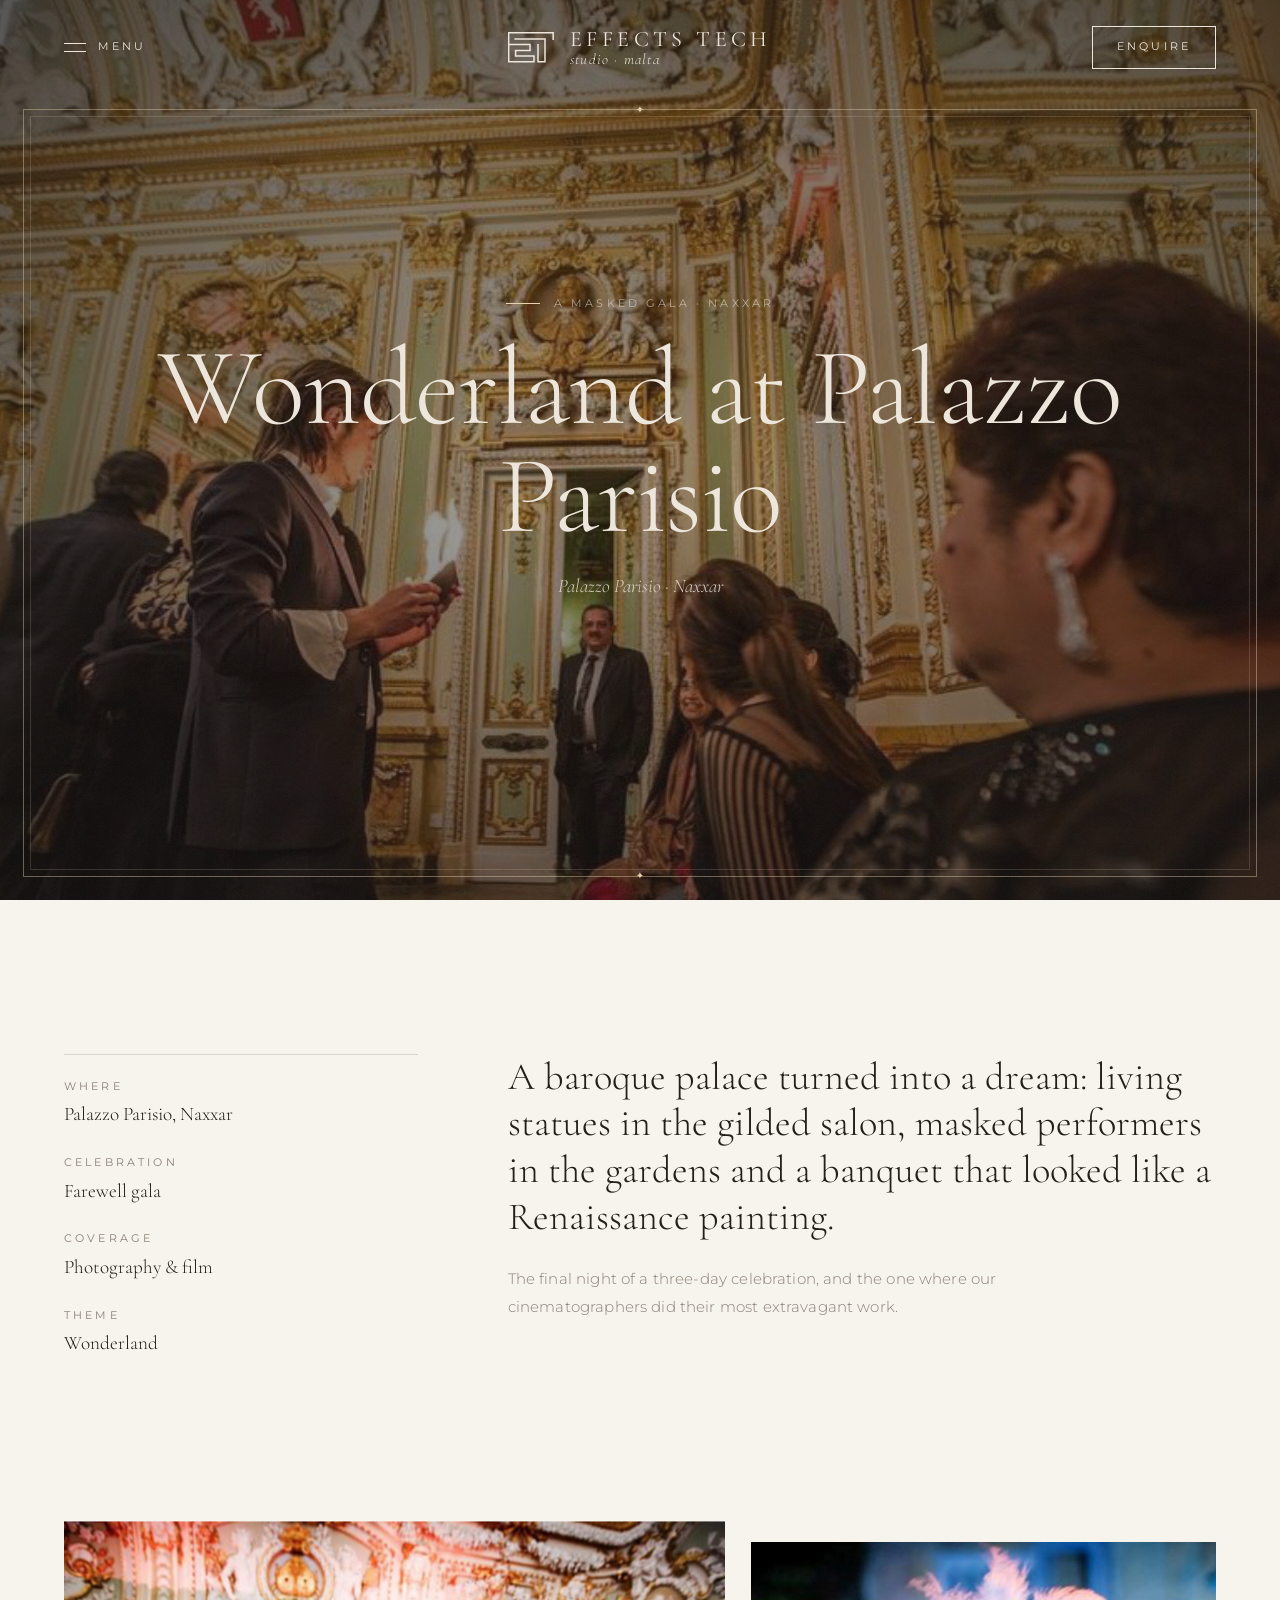
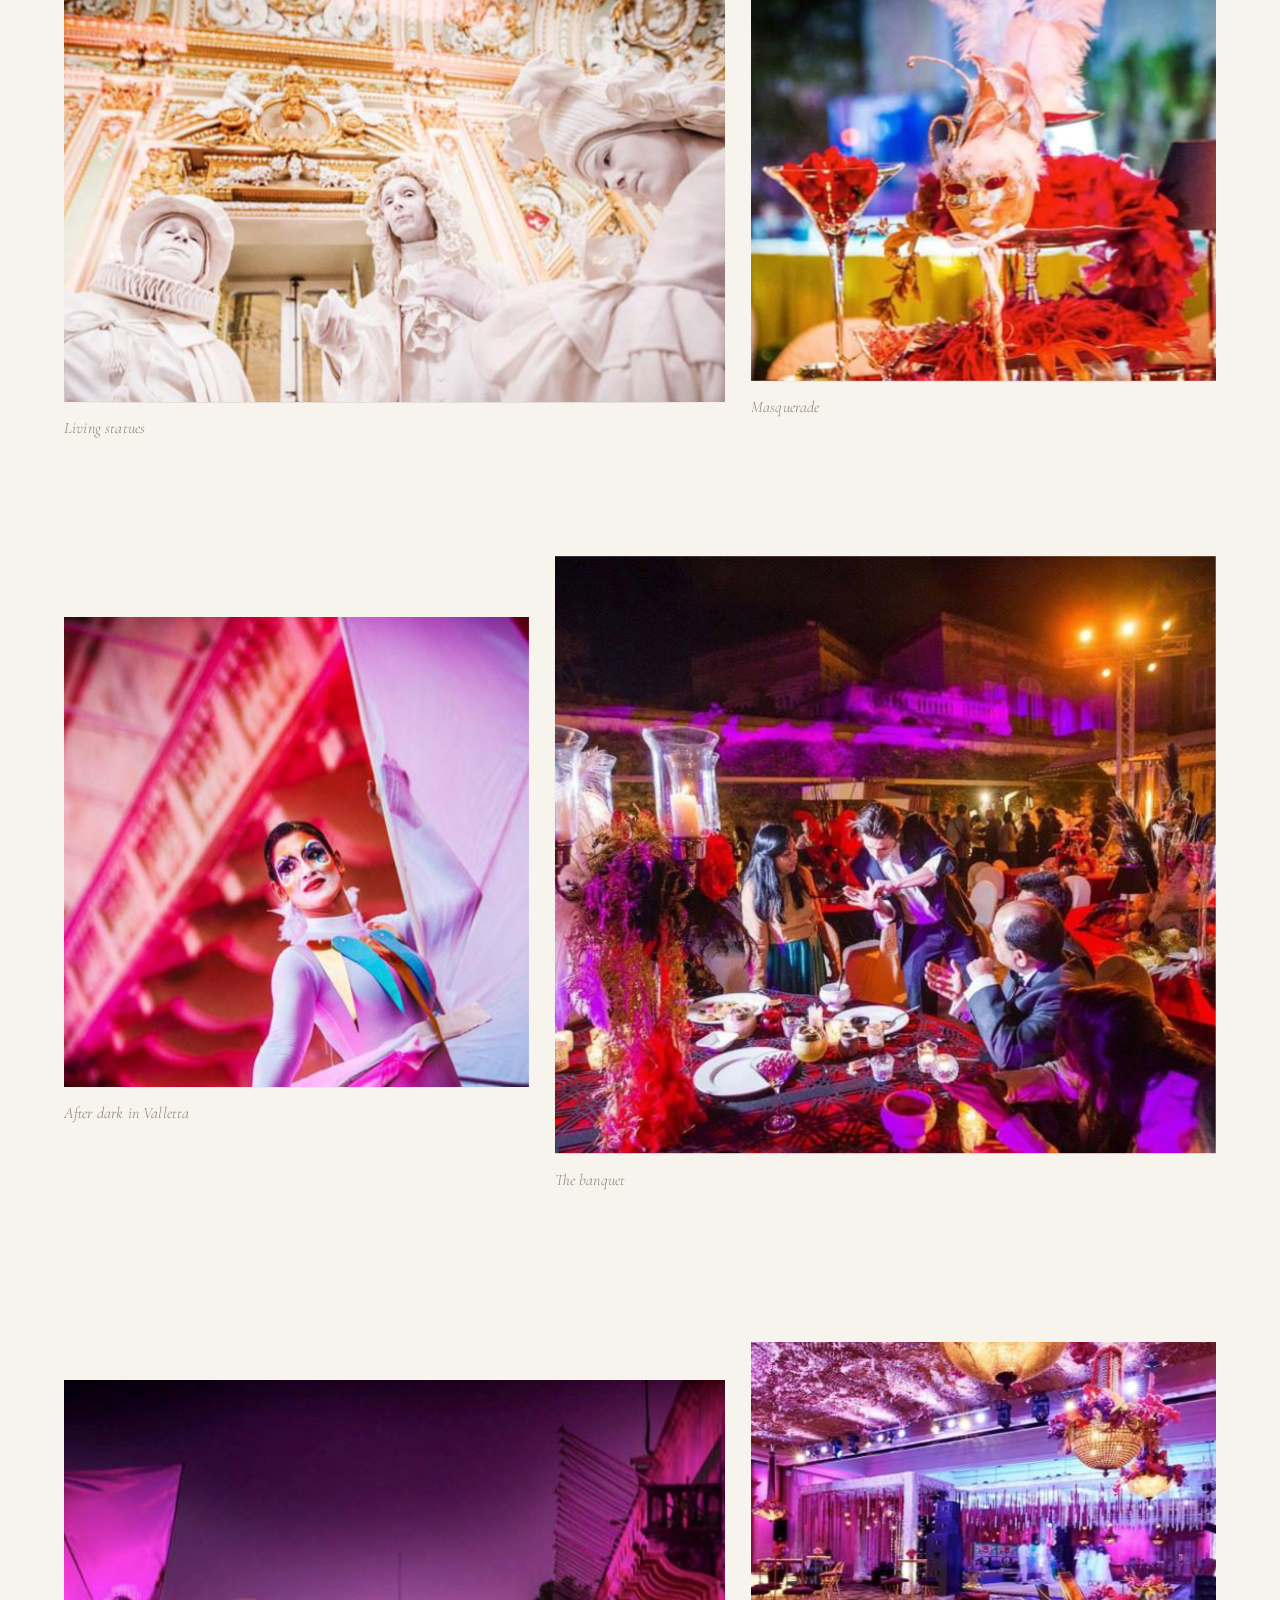
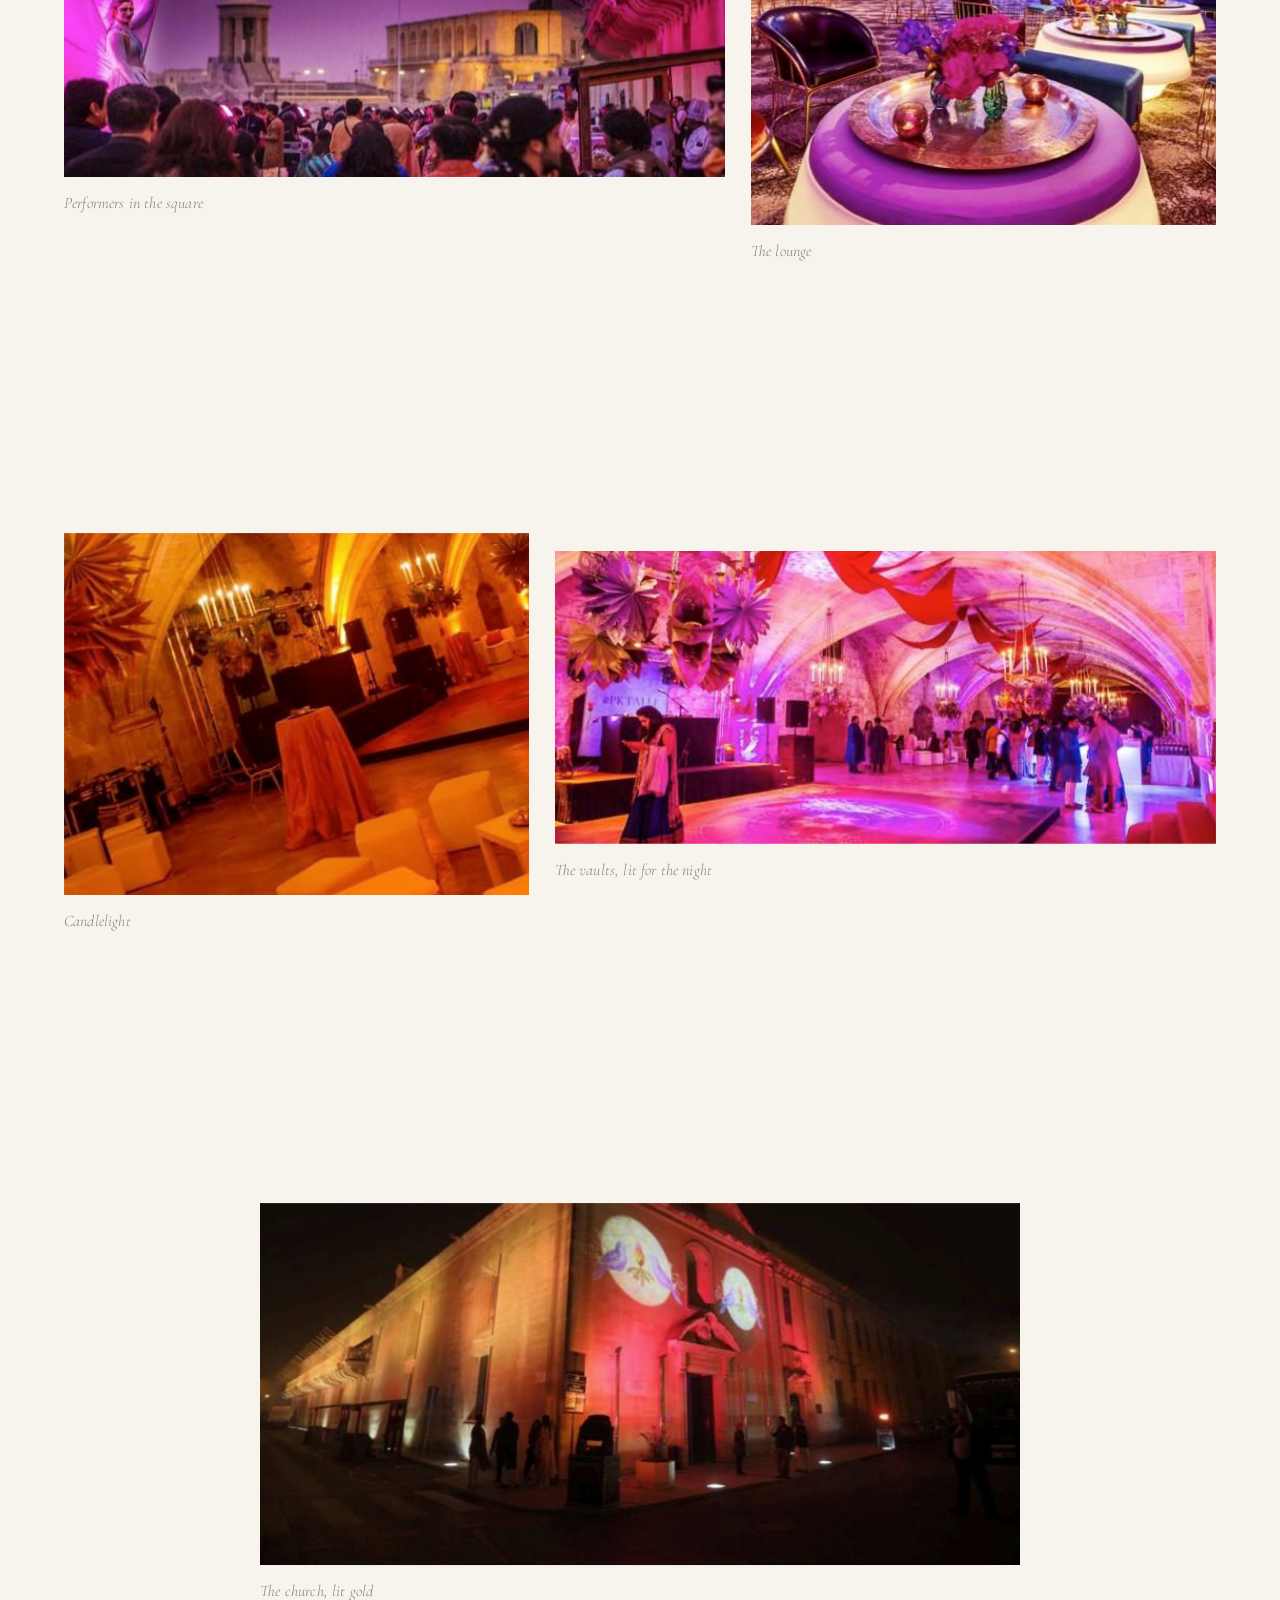
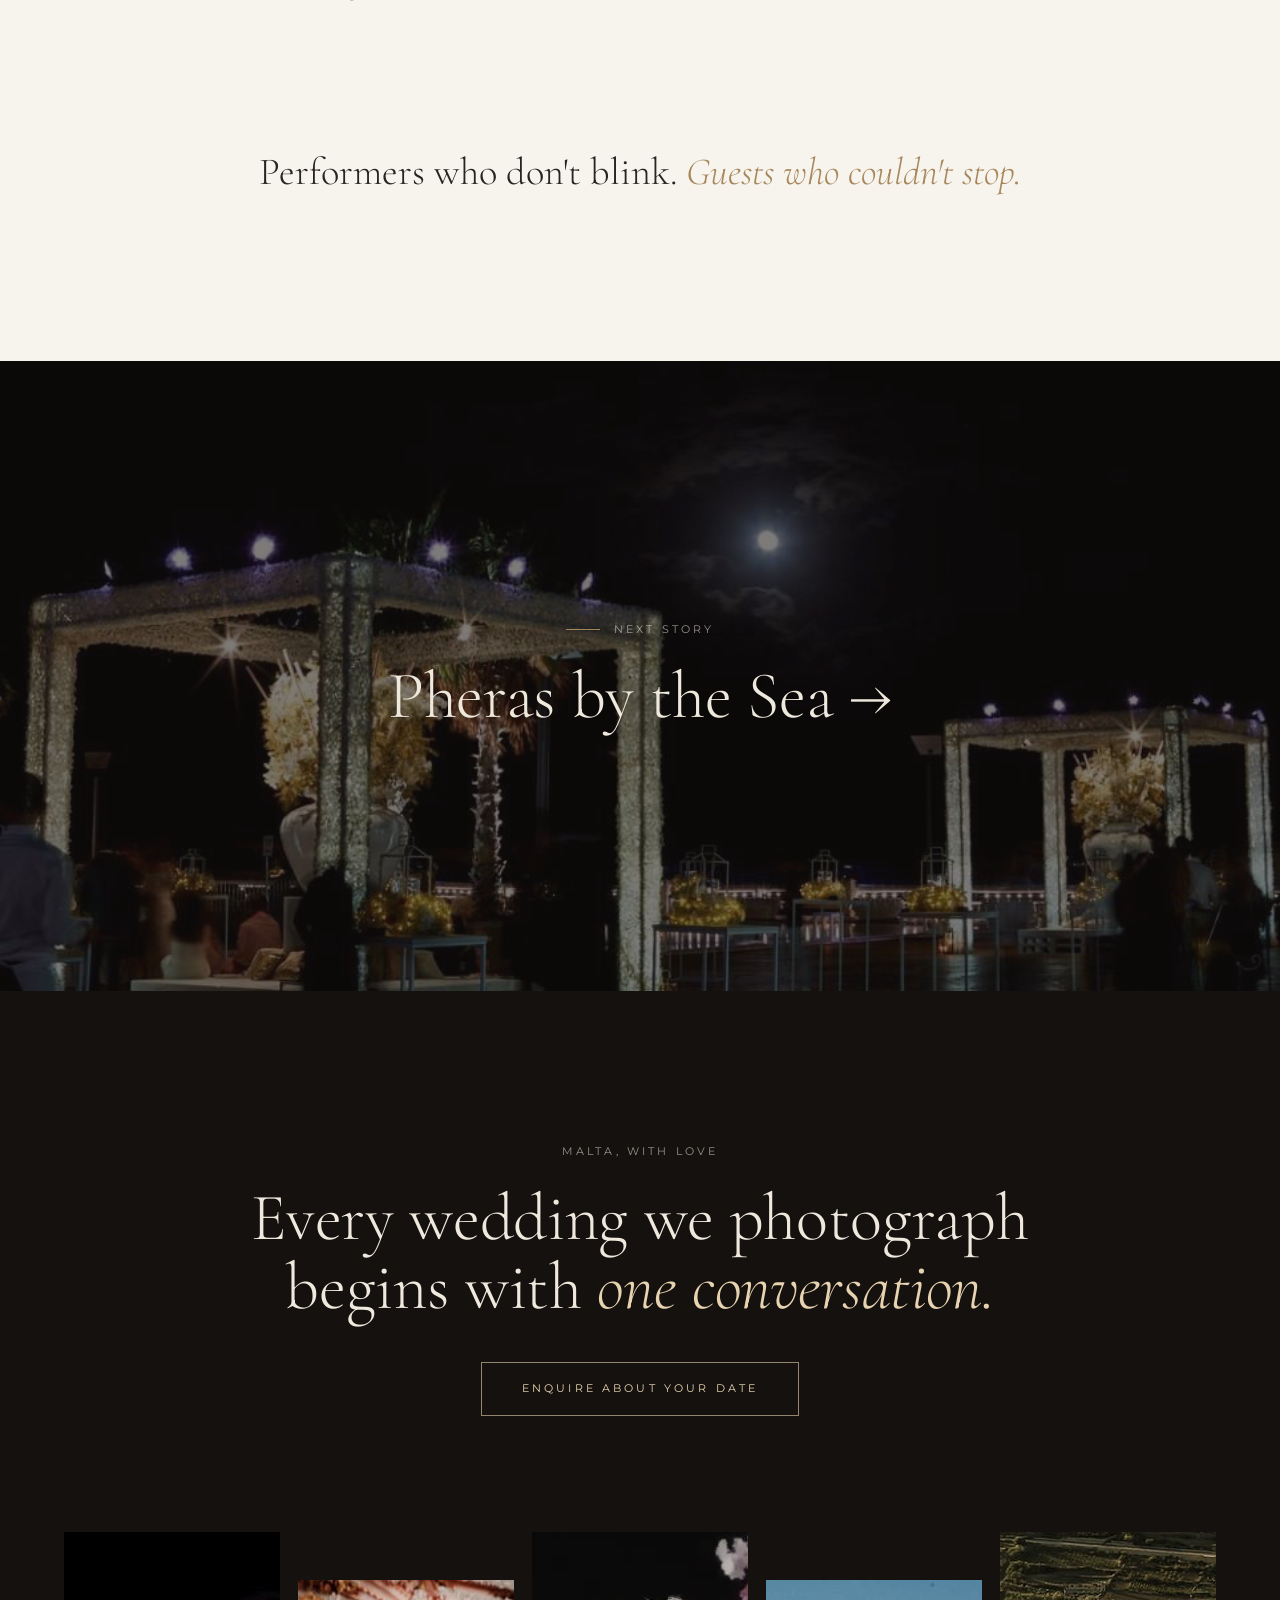
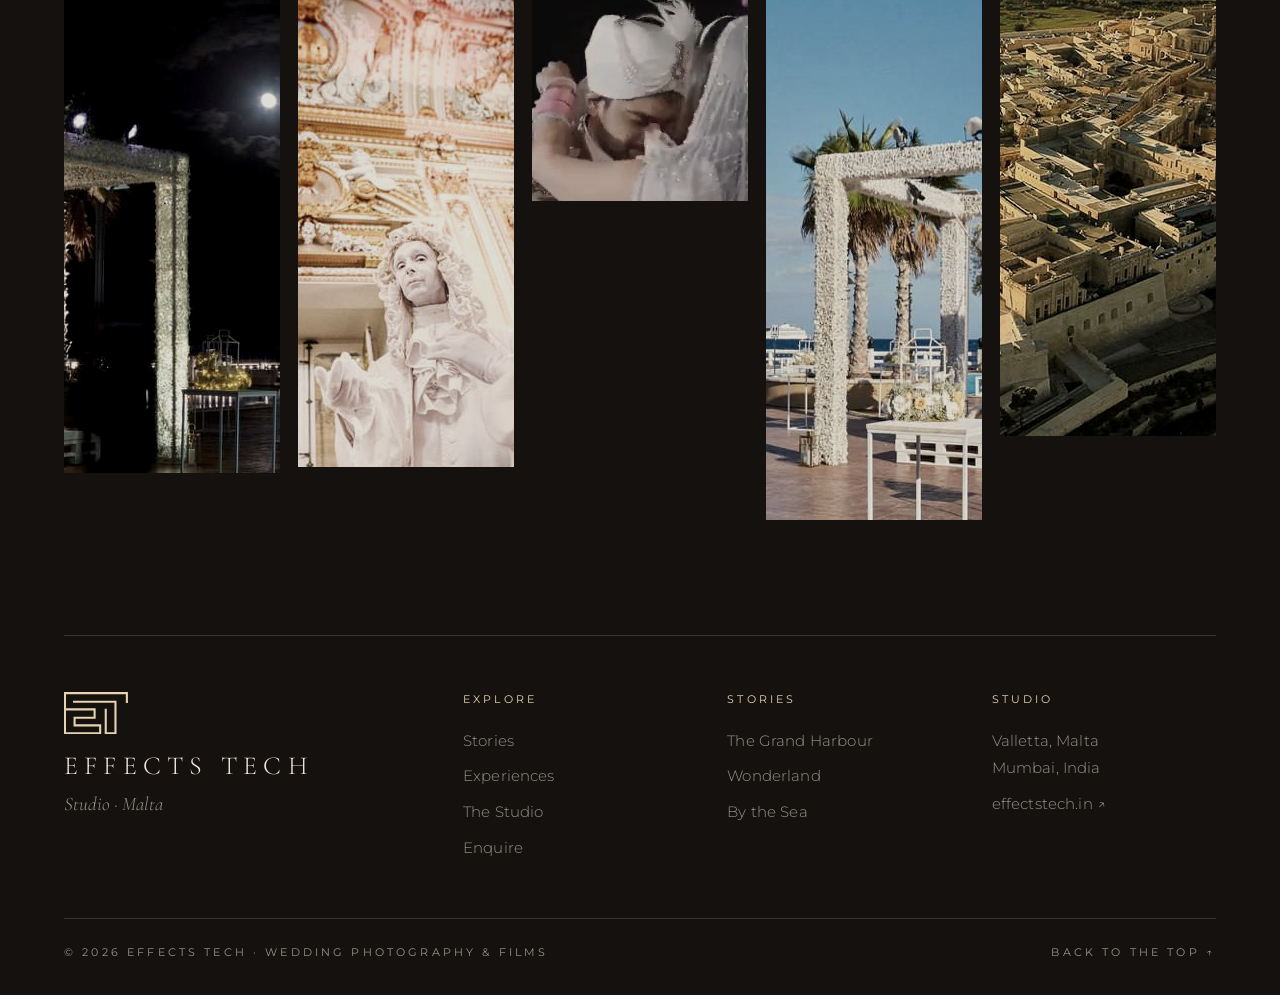
<file: site/story-wonderland-at-palazzo-parisio.html>
<!doctype html>
<html lang="en">
<head>
<meta charset="utf-8">
<meta name="viewport" content="width=device-width, initial-scale=1">
<title>Wonderland at Palazzo Parisio — Effects Tech Studio, Malta</title>
<meta name="description" content="A baroque palace turned into a dream: living statues in the gilded salon, masked performers in the gardens and a banquet that looked like a Renaissance painting.">
<link rel="preconnect" href="https://fonts.googleapis.com">
<link rel="preconnect" href="https://fonts.gstatic.com" crossorigin>
<link href="https://fonts.googleapis.com/css2?family=Cormorant+Garamond:ital,wght@0,300;0,400;0,500;1,300;1,400&family=Montserrat:wght@300;400;500&display=swap" rel="stylesheet">
<link rel="icon" type="image/png" href="assets/img/favicon.png">
<link rel="stylesheet" href="assets/css/style.css?v=mwkq0jin">
</head>
<body class="page-story">
<div class="curtain" aria-hidden="true"><svg class="logo-mark curtain__logo" viewBox="0 0 460 305" fill="none" stroke="currentColor" stroke-width="15" stroke-linecap="square" stroke-linejoin="miter" aria-hidden="true"><path d="M452 72V8H7v289h253v-57H76v-55h144v-60H7"/><path d="M72 70h298v227h-70V128"/></svg></div>

<header class="nav">
  <button class="nav__chapters" aria-expanded="false" aria-controls="index">Menu</button>
  <a href="index.html" class="nav__brand" aria-label="Effects Tech Studio, home"><svg class="logo-mark nav__logo" viewBox="0 0 460 305" fill="none" stroke="currentColor" stroke-width="15" stroke-linecap="square" stroke-linejoin="miter" aria-hidden="true"><path d="M452 72V8H7v289h253v-57H76v-55h144v-60H7"/><path d="M72 70h298v227h-70V128"/></svg><span class="nav__words"><span>Effects Tech</span><em>studio · malta</em></span></a>
  <a href="enquire.html" class="nav__enquire">Enquire</a>
</header>

<nav class="index" id="index" aria-label="Site">
  <div class="menu">
    <div class="menu__pages">
      <a href="index.html"><i>01</i>Home</a>
      <a href="stories.html" aria-current="page"><i>02</i>Stories</a>
      <a href="experiences.html"><i>03</i>Experiences</a>
      <a href="studio.html"><i>04</i>The Studio</a>
      <a href="enquire.html"><i>05</i>Enquire</a>
    </div>
    <div class="menu__side">
      <p class="menu__label">The story, in six chapters</p>
      <a href="index.html#ch1"><i>I</i>The Arrival</a>
      <a href="index.html#ch2"><i>II</i>Mehndi on the Bastions</a>
      <a href="index.html#ch3"><i>III</i>The Sangeet</a>
      <a href="index.html#ch4"><i>IV</i>Vows by the Sea</a>
      <a href="index.html#ch5"><i>V</i>Wonderland</a>
      <a href="index.html#ch6"><i>VI</i>The Farewell</a>
      <p class="menu__label">Stories</p>
      <a href="story-the-grand-harbour-wedding.html">The Grand Harbour Wedding</a>
      <a href="story-wonderland-at-palazzo-parisio.html">Wonderland at Palazzo Parisio</a>
      <a href="story-pheras-by-the-sea.html">Pheras by the Sea</a>
    </div>
  </div>
</nav>

<main id="top">

<section class="phero">
  <div class="phero__img" style="background-image:url(assets/img/p50_041.jpg)"></div>
  <div class="hero__border" aria-hidden="true"><span></span></div>
  <div class="phero__text">
    <p class="eyebrow eyebrow--light">A masked gala · Naxxar</p>
    <h1 class="phero__title">Wonderland at Palazzo Parisio</h1>
    <p class="phero__sub">Palazzo Parisio · Naxxar</p>
  </div>
</section>
<section class="sintro">
  <dl class="sintro__meta"><div><dt>Where</dt><dd>Palazzo Parisio, Naxxar</dd></div><div><dt>Celebration</dt><dd>Farewell gala</dd></div><div><dt>Coverage</dt><dd>Photography & film</dd></div><div><dt>Theme</dt><dd>Wonderland</dd></div></dl>
  <div class="sintro__text"><p class="lead">A baroque palace turned into a dream: living statues in the gilded salon, masked performers in the gardens and a banquet that looked like a Renaissance painting.</p><p class="body">The final night of a three-day celebration, and the one where our cinematographers did their most extravagant work.</p></div>
</section>

<section class="sgal">
  <div class="srow srow--pair"><figure class="ph sr-big" data-reveal><img src="assets/img/p46_038.jpg" width="853" height="487" alt="Living statues" loading="lazy"><figcaption>Living statues</figcaption></figure><figure class="ph sr-small" data-reveal><img src="assets/img/p48_039.jpg" width="900" height="445" alt="Masquerade" loading="lazy"><figcaption>Masquerade</figcaption></figure></div>
  <div class="srow srow--pair srow--flip"><figure class="ph sr-big" data-reveal><img src="assets/img/p49_040.jpg" width="1050" height="620" alt="The banquet" loading="lazy"><figcaption>The banquet</figcaption></figure><figure class="ph sr-small" data-reveal><img src="assets/img/p31_025.jpg" width="900" height="487" alt="After dark in Valletta" loading="lazy"><figcaption>After dark in Valletta</figcaption></figure></div>
  <div class="srow srow--pair"><figure class="ph sr-big" data-reveal><img src="assets/img/p30_024.jpg" width="900" height="444" alt="Performers in the square" loading="lazy"><figcaption>Performers in the square</figcaption></figure><figure class="ph sr-small" data-reveal><img src="assets/img/p24_018.jpg" width="810" height="540" alt="The lounge" loading="lazy"><figcaption>The lounge</figcaption></figure></div>
  <div class="srow srow--pair srow--flip"><figure class="ph sr-big" data-reveal><img src="assets/img/p38_030.jpg" width="866" height="436" alt="The vaults, lit for the night" loading="lazy"><figcaption>The vaults, lit for the night</figcaption></figure><figure class="ph sr-small" data-reveal><img src="assets/img/p52_043.jpg" width="809" height="539" alt="Candlelight" loading="lazy"><figcaption>Candlelight</figcaption></figure></div>
  <div class="srow srow--single"><figure class="ph sr-single" data-reveal><img src="assets/img/p29_023.jpg" width="809" height="539" alt="The church, lit gold" loading="lazy"><figcaption>The church, lit gold</figcaption></figure></div>
</section>
<p class="pull">Performers who don't blink. <em>Guests who couldn't stop.</em></p>
<a href="story-pheras-by-the-sea.html" class="snext">
  <div class="snext__img" style="background-image:url(assets/img/p26_020.jpg)"></div>
  <div class="snext__text"><p class="eyebrow eyebrow--light">Next story</p><p class="snext__title">Pheras by the Sea →</p></div>
</a>
</main>

<footer class="footer">
  <div class="footer__close">
    <p class="footer__kicker">Malta, with love</p>
    <p class="footer__line-big">Every wedding we photograph begins with <em>one conversation.</em></p>
    <a href="enquire.html" class="footer__btn">Enquire about your date</a>
  </div>

  <div class="footer__gallery" aria-hidden="true">
    <figure><img src="assets/img/p26_020.jpg" width="963" height="541" alt="" loading="lazy"></figure>
    <figure><img src="assets/img/p46_038.jpg" width="853" height="487" alt="" loading="lazy"></figure>
    <figure><img src="assets/img/still-embrace.jpg" width="656" height="269" alt="" loading="lazy"></figure>
    <figure><img src="assets/img/p27_021.jpg" width="960" height="540" alt="" loading="lazy"></figure>
    <figure><img src="assets/img/p18_012.jpg" width="959" height="504" alt="" loading="lazy"></figure>
  </div>

  <div class="footer__main">
    <div class="footer__id">
      <svg class="logo-mark footer__logo" viewBox="0 0 460 305" fill="none" stroke="currentColor" stroke-width="15" stroke-linecap="square" stroke-linejoin="miter" aria-hidden="true"><path d="M452 72V8H7v289h253v-57H76v-55h144v-60H7"/><path d="M72 70h298v227h-70V128"/></svg>
      <p class="footer__name">Effects Tech</p>
      <p class="footer__sub">Studio · Malta</p>
    </div>
    <div class="footer__col"><h4>Explore</h4><a href="stories.html">Stories</a><a href="experiences.html">Experiences</a><a href="studio.html">The Studio</a><a href="enquire.html">Enquire</a></div>
    <div class="footer__col"><h4>Stories</h4><a href="story-the-grand-harbour-wedding.html">The Grand Harbour</a><a href="story-wonderland-at-palazzo-parisio.html">Wonderland</a><a href="story-pheras-by-the-sea.html">By the Sea</a></div>
    <div class="footer__col"><h4>Studio</h4><p>Valletta, Malta<br>Mumbai, India</p><a href="https://effectstech.in" target="_blank" rel="noopener">effectstech.in ↗</a></div>
  </div>

  <div class="footer__base">
    <span>© 2026 Effects Tech · Wedding photography &amp; films</span>
    <a href="#top">Back to the top ↑</a>
  </div>
</footer>

<div class="lightbox" aria-hidden="true" role="dialog" aria-label="Photograph">
  <button class="lightbox__close" aria-label="Close">Close</button>
  <button class="lightbox__prev" aria-label="Previous photograph">‹</button>
  <figure><img alt=""><figcaption></figcaption></figure>
  <button class="lightbox__next" aria-label="Next photograph">›</button>
</div>
<div class="reelbox" aria-hidden="true" role="dialog" aria-label="Wedding film">
  <button class="reelbox__close">Close</button>
  <p class="reelbox__title">A wedding in Malta <em>· Effects Tech Studio</em></p>
  <video src="assets/video/malta-wedding-film.mp4" poster="assets/img/film-poster.jpg" controls playsinline preload="none"></video>
</div>
<div class="cursor" aria-hidden="true"><span>View</span></div>
<script src="assets/vendor/gsap.min.js"></script>
<script src="assets/vendor/ScrollTrigger.min.js"></script>
<script src="assets/vendor/lenis.min.js"></script>
<script src="assets/js/main.js?v=mwkq0jin"></script>
</body>
</html>
</file>
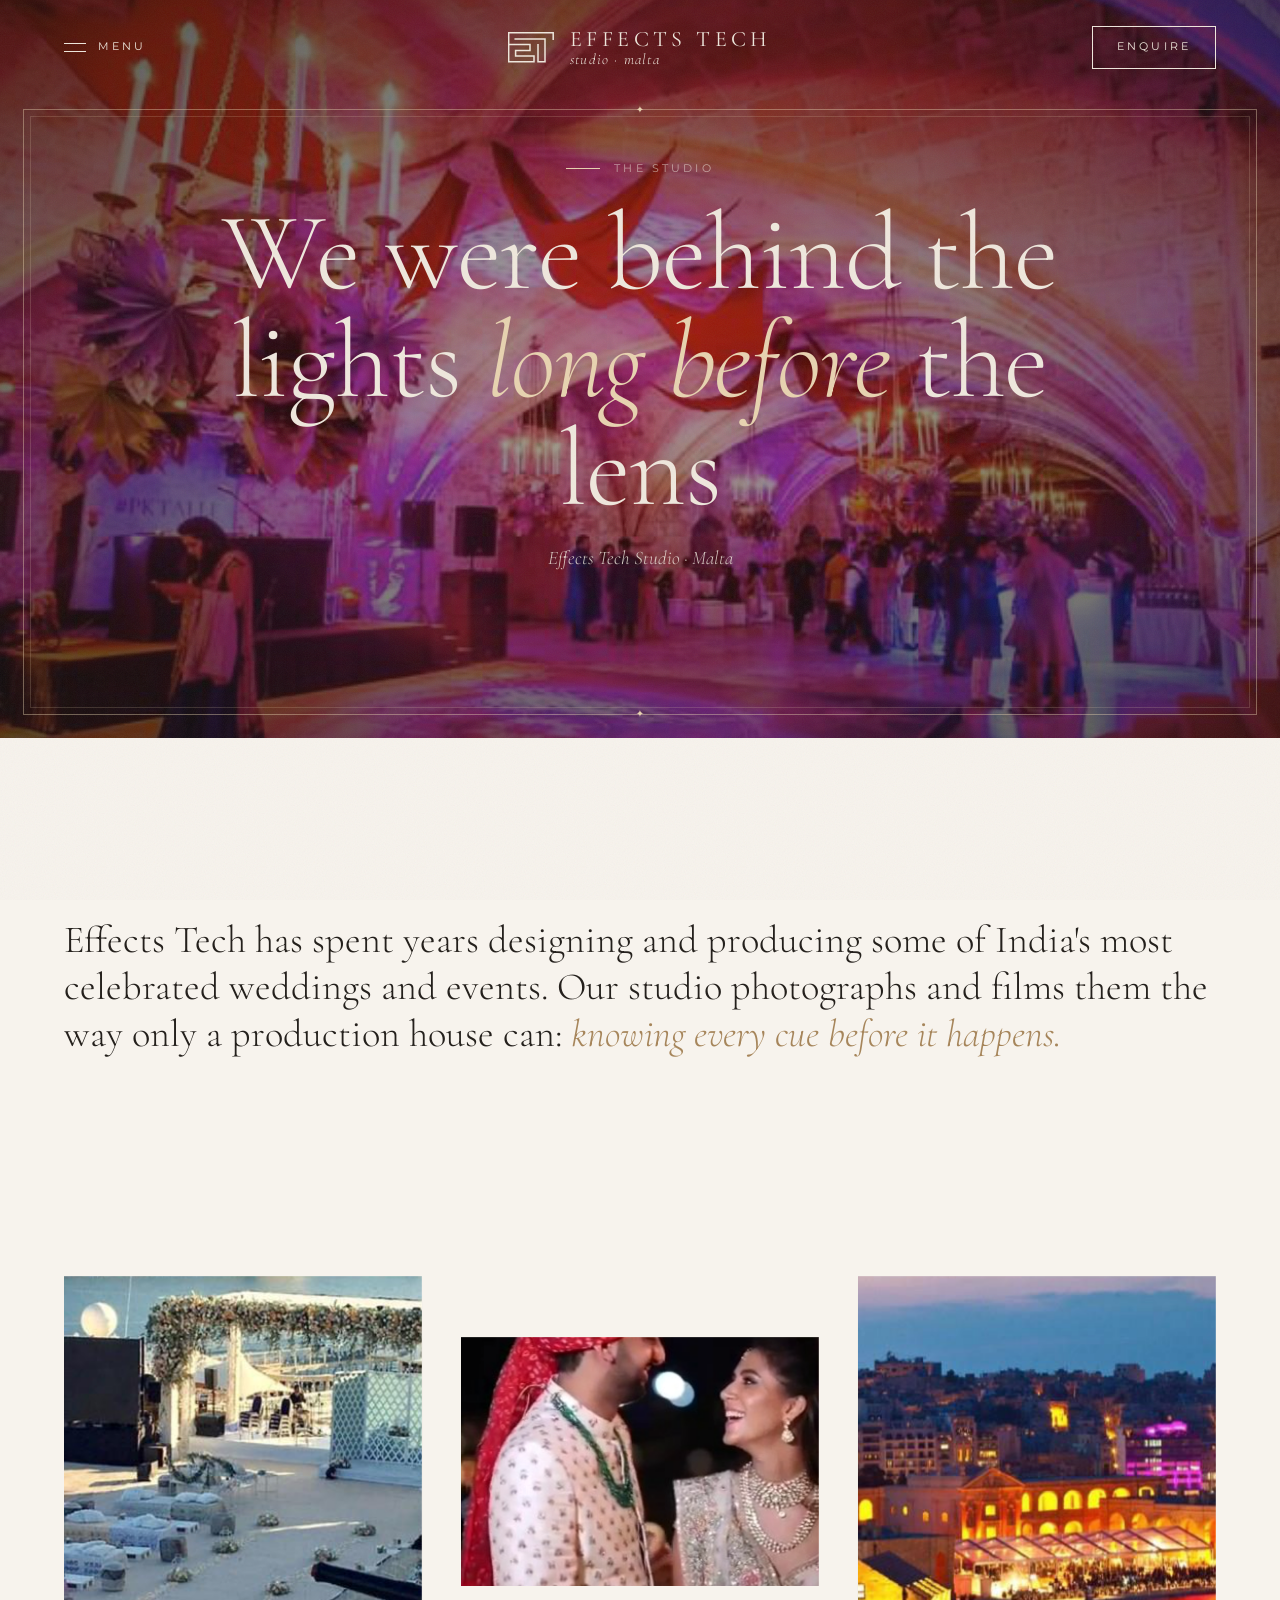
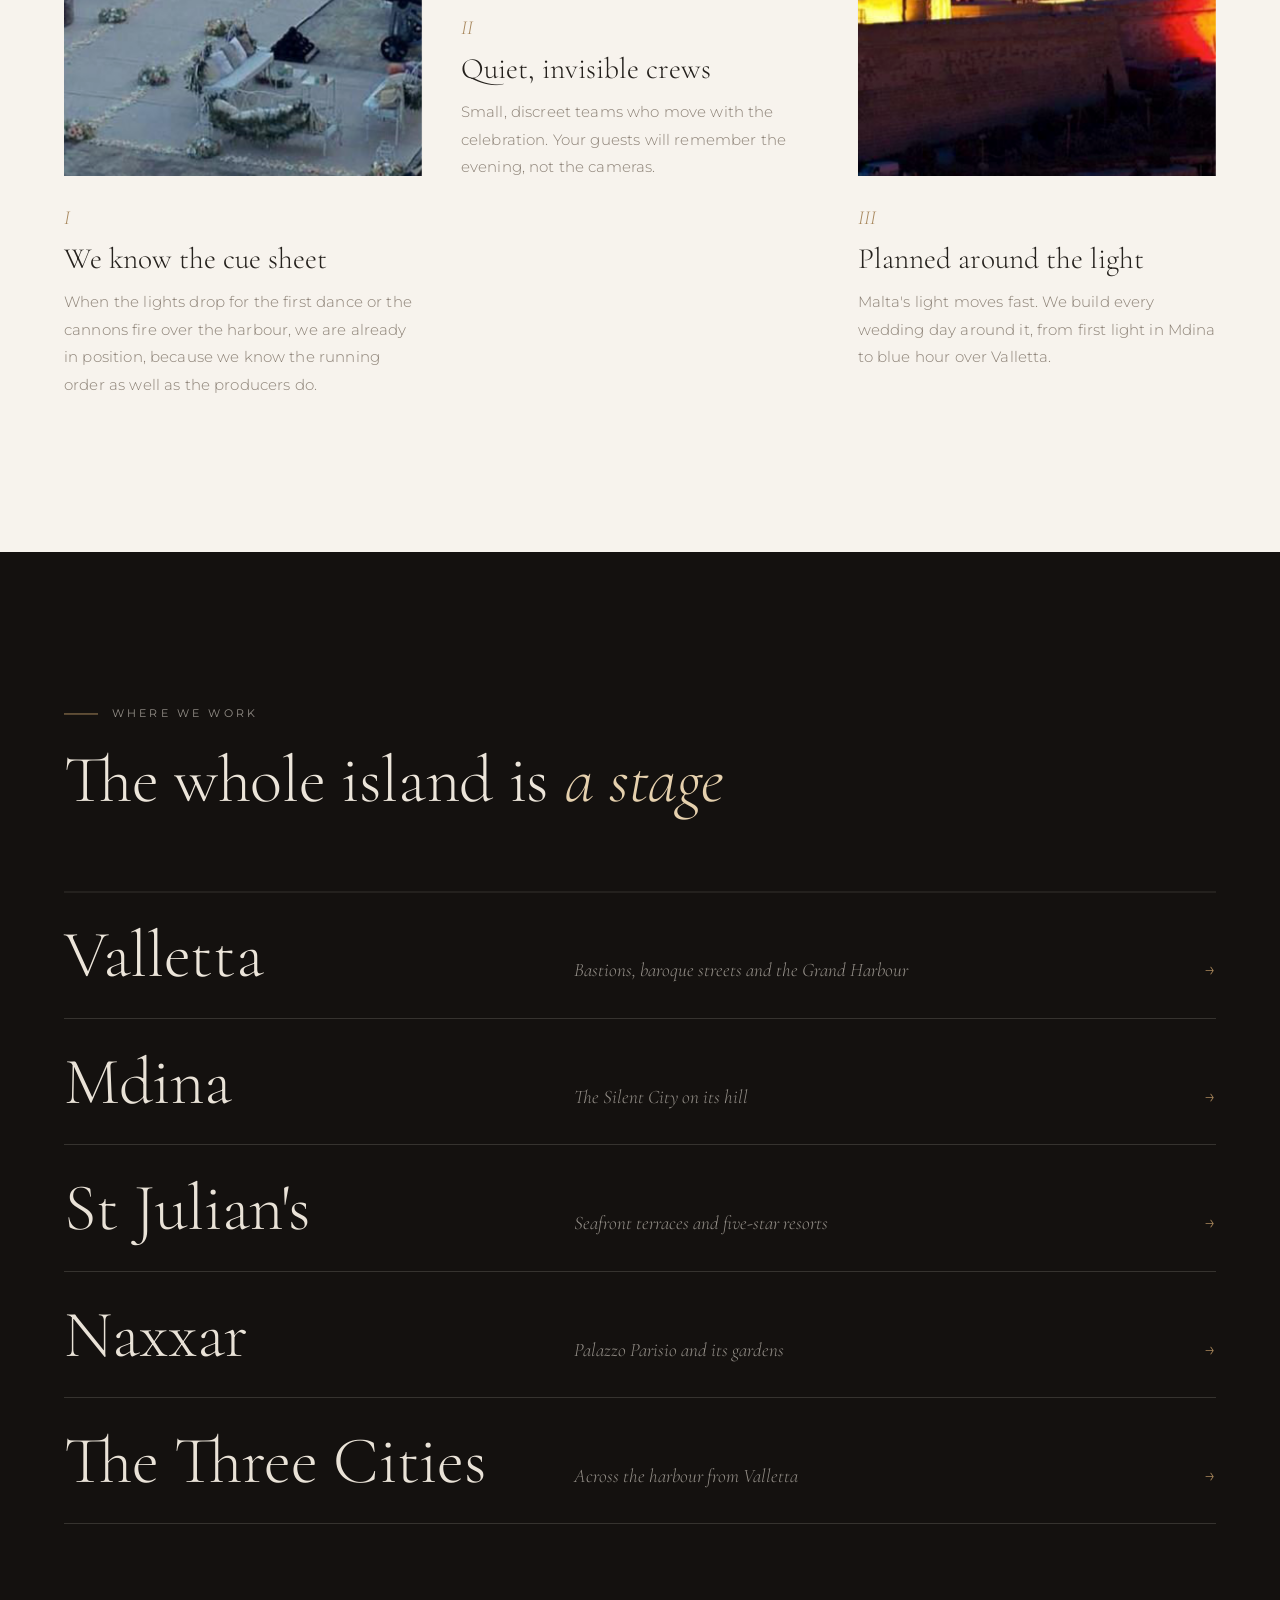
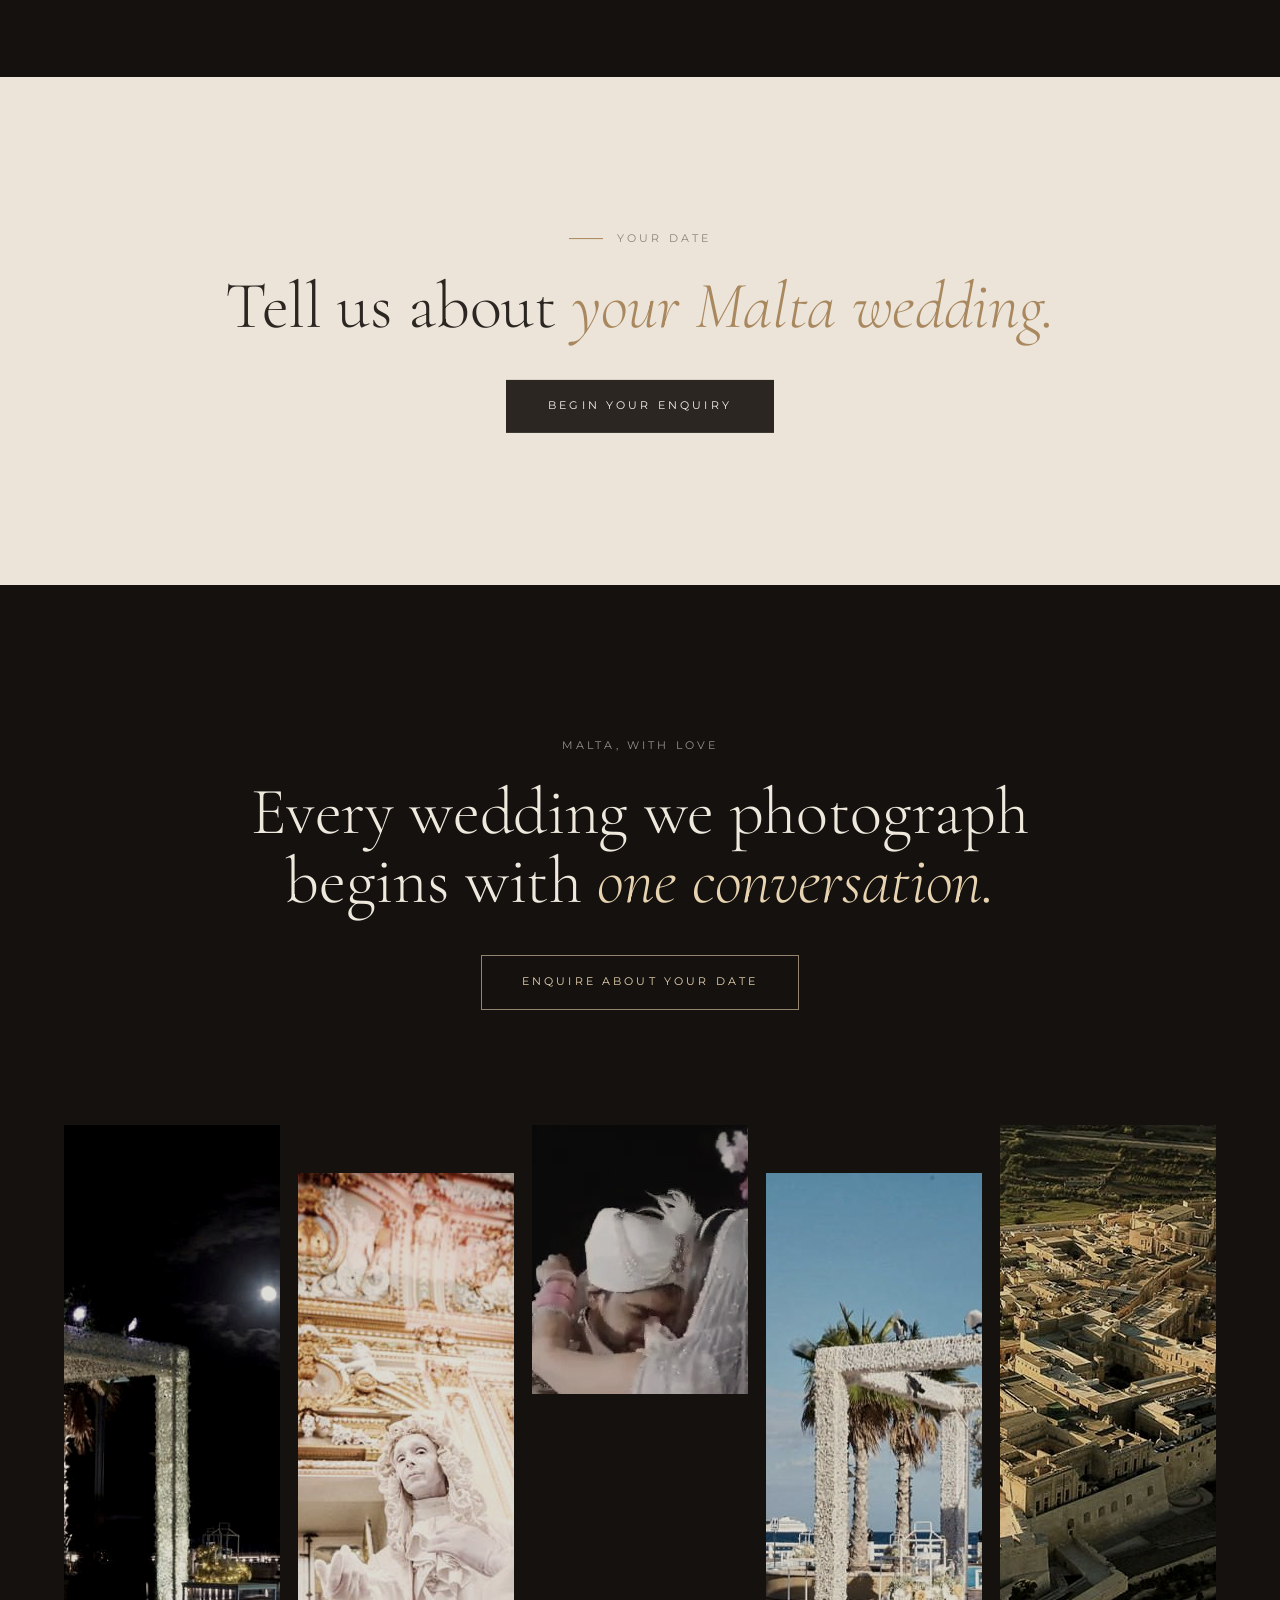
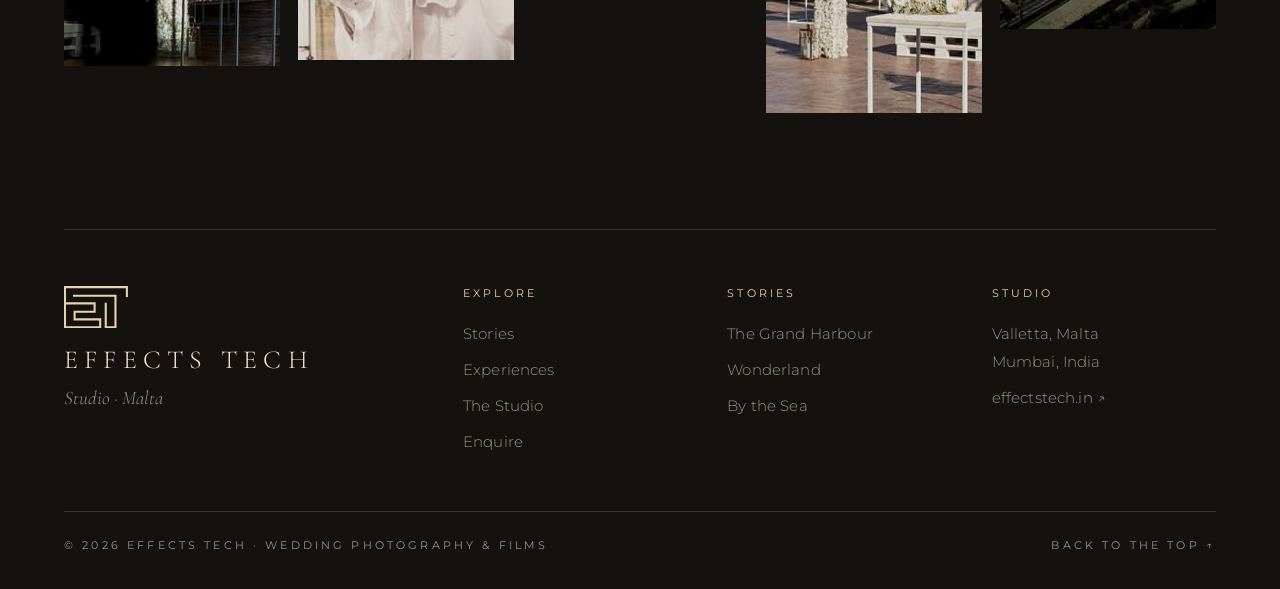
<file: site/studio.html>
<!doctype html>
<html lang="en">
<head>
<meta charset="utf-8">
<meta name="viewport" content="width=device-width, initial-scale=1">
<title>The Studio — Effects Tech Studio, Malta</title>
<meta name="description" content="Effects Tech Studio: wedding photographers and filmmakers from the house that produces India's grandest celebrations, now in Malta.">
<link rel="preconnect" href="https://fonts.googleapis.com">
<link rel="preconnect" href="https://fonts.gstatic.com" crossorigin>
<link href="https://fonts.googleapis.com/css2?family=Cormorant+Garamond:ital,wght@0,300;0,400;0,500;1,300;1,400&family=Montserrat:wght@300;400;500&display=swap" rel="stylesheet">
<link rel="icon" type="image/png" href="assets/img/favicon.png">
<link rel="stylesheet" href="assets/css/style.css?v=mwkq0jin">
</head>
<body class="page-studio">
<div class="curtain" aria-hidden="true"><svg class="logo-mark curtain__logo" viewBox="0 0 460 305" fill="none" stroke="currentColor" stroke-width="15" stroke-linecap="square" stroke-linejoin="miter" aria-hidden="true"><path d="M452 72V8H7v289h253v-57H76v-55h144v-60H7"/><path d="M72 70h298v227h-70V128"/></svg></div>

<header class="nav">
  <button class="nav__chapters" aria-expanded="false" aria-controls="index">Menu</button>
  <a href="index.html" class="nav__brand" aria-label="Effects Tech Studio, home"><svg class="logo-mark nav__logo" viewBox="0 0 460 305" fill="none" stroke="currentColor" stroke-width="15" stroke-linecap="square" stroke-linejoin="miter" aria-hidden="true"><path d="M452 72V8H7v289h253v-57H76v-55h144v-60H7"/><path d="M72 70h298v227h-70V128"/></svg><span class="nav__words"><span>Effects Tech</span><em>studio · malta</em></span></a>
  <a href="enquire.html" class="nav__enquire">Enquire</a>
</header>

<nav class="index" id="index" aria-label="Site">
  <div class="menu">
    <div class="menu__pages">
      <a href="index.html"><i>01</i>Home</a>
      <a href="stories.html"><i>02</i>Stories</a>
      <a href="experiences.html"><i>03</i>Experiences</a>
      <a href="studio.html" aria-current="page"><i>04</i>The Studio</a>
      <a href="enquire.html"><i>05</i>Enquire</a>
    </div>
    <div class="menu__side">
      <p class="menu__label">The story, in six chapters</p>
      <a href="index.html#ch1"><i>I</i>The Arrival</a>
      <a href="index.html#ch2"><i>II</i>Mehndi on the Bastions</a>
      <a href="index.html#ch3"><i>III</i>The Sangeet</a>
      <a href="index.html#ch4"><i>IV</i>Vows by the Sea</a>
      <a href="index.html#ch5"><i>V</i>Wonderland</a>
      <a href="index.html#ch6"><i>VI</i>The Farewell</a>
      <p class="menu__label">Stories</p>
      <a href="story-the-grand-harbour-wedding.html">The Grand Harbour Wedding</a>
      <a href="story-wonderland-at-palazzo-parisio.html">Wonderland at Palazzo Parisio</a>
      <a href="story-pheras-by-the-sea.html">Pheras by the Sea</a>
    </div>
  </div>
</nav>

<main id="top">

<section class="phero phero--short">
  <div class="phero__img" style="background-image:url(assets/img/p38_030.jpg)"></div>
  <div class="hero__border" aria-hidden="true"><span></span></div>
  <div class="phero__text">
    <p class="eyebrow eyebrow--light">The Studio</p>
    <h1 class="phero__title">We were behind the lights <em>long before</em> the lens</h1>
    <p class="phero__sub">Effects Tech Studio · Malta</p>
  </div>
</section>
<section class="manifesto">
  <p class="manifesto__text">Effects Tech has spent years designing and producing some of India's most celebrated weddings and events. Our studio photographs and films them the way only a production house can: <em>knowing every cue before it happens.</em></p>
</section>

<section class="pillars">
  <article><figure class="ph" data-reveal><img src="assets/img/p09_005.jpg" width="940" height="539" alt="Lounges among the cannons of the Saluting Battery" loading="lazy"></figure><p class="pillars__no">I</p><h3>We know the cue sheet</h3><p>When the lights drop for the first dance or the cannons fire over the harbour, we are already in position, because we know the running order as well as the producers do.</p></article>
  <article><figure class="ph" data-reveal><img src="assets/img/still-portrait.jpg" width="656" height="269" alt="The couple laughing together at night" loading="lazy"></figure><p class="pillars__no">II</p><h3>Quiet, invisible crews</h3><p>Small, discreet teams who move with the celebration. Your guests will remember the evening, not the cameras.</p></article>
  <article><figure class="ph" data-reveal><img src="assets/img/p53_044.jpg" width="959" height="539" alt="Valletta lit gold at blue hour" loading="lazy"></figure><p class="pillars__no">III</p><h3>Planned around the light</h3><p>Malta's light moves fast. We build every wedding day around it, from first light in Mdina to blue hour over Valletta.</p></article>
</section>

<section class="places">
  <div class="places__head"><p class="eyebrow">Where we work</p><h2 class="h2">The whole island is <em>a stage</em></h2></div>
  <div class="places__list">
    <a class="place" href="enquire.html" data-img="assets/img/p53_044.jpg"><span class="place__name">Valletta</span><span class="place__desc">Bastions, baroque streets and the Grand Harbour</span><span class="place__arrow">→</span></a>
    <a class="place" href="enquire.html" data-img="assets/img/p18_012.jpg"><span class="place__name">Mdina</span><span class="place__desc">The Silent City on its hill</span><span class="place__arrow">→</span></a>
    <a class="place" href="enquire.html" data-img="assets/img/p27_021.jpg"><span class="place__name">St Julian's</span><span class="place__desc">Seafront terraces and five-star resorts</span><span class="place__arrow">→</span></a>
    <a class="place" href="enquire.html" data-img="assets/img/p50_041.jpg"><span class="place__name">Naxxar</span><span class="place__desc">Palazzo Parisio and its gardens</span><span class="place__arrow">→</span></a>
    <a class="place" href="enquire.html" data-img="assets/img/p12_007.jpg"><span class="place__name">The Three Cities</span><span class="place__desc">Across the harbour from Valletta</span><span class="place__arrow">→</span></a>
  </div>
  <div class="place__float" aria-hidden="true"><img alt=""></div>
</section>

<section class="cta">
  <p class="eyebrow">Your date</p>
  <p class="cta__line">Tell us about <em>your Malta wedding.</em></p>
  <a href="enquire.html" class="cta__btn">Begin your enquiry</a>
</section>
</main>

<footer class="footer">
  <div class="footer__close">
    <p class="footer__kicker">Malta, with love</p>
    <p class="footer__line-big">Every wedding we photograph begins with <em>one conversation.</em></p>
    <a href="enquire.html" class="footer__btn">Enquire about your date</a>
  </div>

  <div class="footer__gallery" aria-hidden="true">
    <figure><img src="assets/img/p26_020.jpg" width="963" height="541" alt="" loading="lazy"></figure>
    <figure><img src="assets/img/p46_038.jpg" width="853" height="487" alt="" loading="lazy"></figure>
    <figure><img src="assets/img/still-embrace.jpg" width="656" height="269" alt="" loading="lazy"></figure>
    <figure><img src="assets/img/p27_021.jpg" width="960" height="540" alt="" loading="lazy"></figure>
    <figure><img src="assets/img/p18_012.jpg" width="959" height="504" alt="" loading="lazy"></figure>
  </div>

  <div class="footer__main">
    <div class="footer__id">
      <svg class="logo-mark footer__logo" viewBox="0 0 460 305" fill="none" stroke="currentColor" stroke-width="15" stroke-linecap="square" stroke-linejoin="miter" aria-hidden="true"><path d="M452 72V8H7v289h253v-57H76v-55h144v-60H7"/><path d="M72 70h298v227h-70V128"/></svg>
      <p class="footer__name">Effects Tech</p>
      <p class="footer__sub">Studio · Malta</p>
    </div>
    <div class="footer__col"><h4>Explore</h4><a href="stories.html">Stories</a><a href="experiences.html">Experiences</a><a href="studio.html">The Studio</a><a href="enquire.html">Enquire</a></div>
    <div class="footer__col"><h4>Stories</h4><a href="story-the-grand-harbour-wedding.html">The Grand Harbour</a><a href="story-wonderland-at-palazzo-parisio.html">Wonderland</a><a href="story-pheras-by-the-sea.html">By the Sea</a></div>
    <div class="footer__col"><h4>Studio</h4><p>Valletta, Malta<br>Mumbai, India</p><a href="https://effectstech.in" target="_blank" rel="noopener">effectstech.in ↗</a></div>
  </div>

  <div class="footer__base">
    <span>© 2026 Effects Tech · Wedding photography &amp; films</span>
    <a href="#top">Back to the top ↑</a>
  </div>
</footer>

<div class="lightbox" aria-hidden="true" role="dialog" aria-label="Photograph">
  <button class="lightbox__close" aria-label="Close">Close</button>
  <button class="lightbox__prev" aria-label="Previous photograph">‹</button>
  <figure><img alt=""><figcaption></figcaption></figure>
  <button class="lightbox__next" aria-label="Next photograph">›</button>
</div>
<div class="reelbox" aria-hidden="true" role="dialog" aria-label="Wedding film">
  <button class="reelbox__close">Close</button>
  <p class="reelbox__title">A wedding in Malta <em>· Effects Tech Studio</em></p>
  <video src="assets/video/malta-wedding-film.mp4" poster="assets/img/film-poster.jpg" controls playsinline preload="none"></video>
</div>
<div class="cursor" aria-hidden="true"><span>View</span></div>
<script src="assets/vendor/gsap.min.js"></script>
<script src="assets/vendor/ScrollTrigger.min.js"></script>
<script src="assets/vendor/lenis.min.js"></script>
<script src="assets/js/main.js?v=mwkq0jin"></script>
</body>
</html>
</file>
<file: site/assets/css/style.css>
/* =========================================================
   EFFECTS TECH STUDIO — fine-art wedding photography, Malta
   ========================================================= */
:root{
  --ivory:#f7f3ed;
  --sand:#ece4d8;
  --ink:#231f1b;
  --taupe:#8b8075;
  --gold:#a6855a;
  --noir:#14110f;
  --on-noir:#efe8dd;
  --on-noir-soft:rgba(239,232,221,.6);
  --line:rgba(35,31,27,.14);
  --line-noir:rgba(239,232,221,.16);
  --serif:"Cormorant Garamond", "Times New Roman", serif;
  --sans:"Montserrat", system-ui, sans-serif;
  --ease:cubic-bezier(.22,1,.36,1);
  --pad:clamp(20px,5vw,90px);
}
*{box-sizing:border-box;margin:0;padding:0}
html{-webkit-text-size-adjust:100%}
html.lenis,html.lenis body{height:auto}
.lenis.lenis-smooth{scroll-behavior:auto!important}
body{background:var(--ivory);color:var(--ink);font-family:var(--sans);font-weight:300;font-size:14.5px;line-height:1.85;letter-spacing:.01em;overflow-x:hidden;-webkit-font-smoothing:antialiased}
body.is-loading{overflow:hidden}
body::after{content:"";position:fixed;inset:0;pointer-events:none;z-index:900;opacity:.06;
  background-image:url("data:image/svg+xml;utf8,<svg xmlns='http://www.w3.org/2000/svg' width='160' height='160'><filter id='g'><feTurbulence type='fractalNoise' baseFrequency='.9' numOctaves='3' stitchTiles='stitch'/></filter><rect width='100%' height='100%' filter='url(%23g)'/></svg>")}
img,video{display:block;max-width:100%}
a{color:inherit;text-decoration:none}
button,input,textarea{font:inherit;color:inherit}
button{background:none;border:0;cursor:pointer}
em{font-family:var(--serif);font-style:italic;font-weight:300}
::selection{background:var(--gold);color:var(--ivory)}
:focus-visible{outline:1px solid var(--gold);outline-offset:4px}

.eyebrow{font-size:10.5px;font-weight:400;letter-spacing:.34em;text-transform:uppercase;color:var(--taupe);margin-bottom:22px}
.eyebrow--light{color:var(--on-noir-soft)}
.h2{font-family:var(--serif);font-weight:300;font-size:clamp(40px,5.4vw,84px);line-height:1.02;letter-spacing:-.01em}
.h2 em{color:var(--gold)}

/* ---------- loader ---------- */
.loader{position:fixed;inset:0;z-index:800;background:var(--ivory);display:flex;flex-direction:column;align-items:center;justify-content:center;gap:18px}
.loader__mark{font-family:var(--serif);font-weight:300;font-size:clamp(54px,8vw,96px);letter-spacing:.12em;line-height:1}
.loader__mark i{font-style:italic;color:var(--gold)}
.loader__line{font-size:10px;letter-spacing:.4em;text-transform:uppercase;color:var(--taupe)}

/* ---------- nav ---------- */
.nav{position:fixed;z-index:200;top:0;left:0;right:0;display:grid;grid-template-columns:1fr auto 1fr;align-items:center;padding:26px var(--pad);color:var(--on-noir);transition:background .6s,color .6s,padding .6s,transform .7s var(--ease)}
.nav.is-light{background:rgba(247,243,237,.86);backdrop-filter:blur(14px);-webkit-backdrop-filter:blur(14px);color:var(--ink);padding-top:16px;padding-bottom:16px;border-bottom:1px solid var(--line)}
.nav.is-hidden{transform:translateY(-100%)}
.nav__chapters,.nav__enquire{font-size:10.5px;font-weight:400;letter-spacing:.3em;text-transform:uppercase}
.nav__chapters{justify-self:start;display:flex;align-items:center;gap:12px}
.nav__chapters::before{content:"";width:22px;height:7px;border-top:1px solid currentColor;border-bottom:1px solid currentColor;transition:height .4s}
.nav__chapters[aria-expanded=true]::before{height:1px;border-bottom:0}
.nav__brand{text-align:center;display:flex;flex-direction:column;line-height:1.1}
.nav__brand span{font-family:var(--serif);font-weight:400;font-size:24px;letter-spacing:.22em;text-transform:uppercase}
.nav__brand em{font-size:15px;letter-spacing:.08em}
.nav__enquire{justify-self:end;padding:12px 24px;border:1px solid currentColor;transition:background .4s,color .4s,border-color .4s}
.nav__enquire:hover{background:var(--gold);border-color:var(--gold);color:var(--ivory)}

.index{position:fixed;inset:0;z-index:190;background:var(--noir);color:var(--on-noir);display:grid;place-items:center;clip-path:inset(0 0 100% 0);transition:clip-path .9s var(--ease)}
.index.is-open{clip-path:inset(0 0 0 0)}
.index__inner{display:flex;flex-direction:column;align-items:center;gap:6px;text-align:center}
.index a{font-family:var(--serif);font-weight:300;font-size:clamp(30px,4.6vw,58px);line-height:1.2;display:flex;align-items:baseline;gap:20px;transition:color .4s}
.index a i{font-size:.4em;color:var(--gold);width:2em;text-align:right}
.index a span{font-family:var(--sans);font-size:10px;letter-spacing:.3em;text-transform:uppercase;color:var(--on-noir-soft);width:12em;text-align:left}
.index a:hover{color:var(--gold)}
.index .index__cta{font-family:var(--sans);font-size:11px;letter-spacing:.3em;text-transform:uppercase;margin-top:30px;color:var(--gold)}

/* chapter rail */
.rail{position:fixed;z-index:150;left:calc(var(--pad) / 2 - 8px);top:50%;transform:translateY(-50%);display:flex;flex-direction:column;align-items:center;gap:14px;opacity:0;pointer-events:none;transition:opacity .6s,color .6s;color:var(--ink)}
.rail.is-on{opacity:1}
.rail.is-dark{color:var(--on-noir)}
.rail__no{font-family:var(--serif);font-style:italic;font-size:20px;color:var(--gold)}
.rail__bar{width:1px;height:90px;background:rgba(139,128,117,.35);position:relative}
.rail__bar i{position:absolute;left:0;top:0;width:1px;height:100%;background:var(--gold);transform-origin:top;transform:scaleY(0)}
.rail__name{writing-mode:vertical-rl;transform:rotate(180deg);font-size:9.5px;letter-spacing:.3em;text-transform:uppercase}

/* =========================================================
   HERO
   ========================================================= */
.hero{position:relative;height:100vh;height:100svh;min-height:600px;color:var(--on-noir);overflow:hidden;background:var(--ivory)}
.hero__frame{position:absolute;inset:0;overflow:hidden;background:var(--noir)}
.hero__img{position:absolute;inset:-3%;background-size:cover;background-position:center;opacity:0;transform:scale(1.12);transition:opacity 2.4s var(--ease),transform 10s linear}
.hero__img.is-on{opacity:1;transform:scale(1)}
.hero__shade{position:absolute;inset:0;background:radial-gradient(ellipse at center,rgba(20,17,15,.25),rgba(20,17,15,.6)),linear-gradient(180deg,rgba(20,17,15,.35),transparent 30%,transparent 70%,rgba(20,17,15,.5))}
.hero__text{position:absolute;inset:0;display:flex;flex-direction:column;align-items:center;justify-content:center;text-align:center;padding:0 var(--pad)}
.hero .eyebrow{color:rgba(239,232,221,.85)}
.hero__title{font-family:var(--serif);font-weight:300;line-height:.9;display:flex;flex-direction:column;align-items:center}
.hero__title span{font-size:clamp(30px,4vw,60px);letter-spacing:.04em}
.hero__title em{font-size:clamp(96px,17vw,280px);letter-spacing:-.02em;margin-top:-.04em}
.hero__sub{font-family:var(--serif);font-style:italic;font-size:clamp(18px,1.8vw,24px);margin-top:18px;color:rgba(239,232,221,.9)}
.hero__scroll{position:absolute;bottom:30px;left:0;right:0;text-align:center;font-size:9.5px;letter-spacing:.36em;text-transform:uppercase;color:rgba(239,232,221,.8)}
.hero__scroll::after{content:"";display:block;width:1px;height:40px;margin:12px auto 0;background:linear-gradient(currentColor,transparent);animation:drop 2.2s var(--ease) infinite;transform-origin:top}
@keyframes drop{0%{transform:scaleY(0)}55%{transform:scaleY(1)}100%{transform:scaleY(1);opacity:0}}

/* =========================================================
   PHOTOS (shared)
   ========================================================= */
.ph{position:relative;margin:0}
.ph__crop{overflow:hidden;cursor:none}
.ph img{width:100%;aspect-ratio:var(--ar,3/2);object-fit:cover;transition:transform 1.6s var(--ease)}
.ph:hover img{transform:scale(1.03)}
.ph figcaption{font-family:var(--serif);font-style:italic;font-size:16px;color:var(--taupe);margin-top:12px}
.chapter--dark .ph figcaption{color:var(--on-noir-soft)}
@media (hover:none){.ph__crop{cursor:pointer}}

/* =========================================================
   PROLOGUE
   ========================================================= */
.prologue{display:grid;grid-template-columns:repeat(12,1fr);gap:clamp(20px,3vw,48px);align-items:center!important;padding:clamp(120px,14vw,220px) var(--pad);align-items:start}
.prologue__a{grid-column:1/5;grid-row:1;--ar:3/4}
.prologue__text{grid-column:5/10;grid-row:1;padding:0 clamp(0px,2vw,30px)}
.prologue__b{grid-column:10/13;grid-row:1;--ar:3/4;align-self:end;margin-bottom:-6vw}
.lead{font-family:var(--serif);font-weight:300;font-size:clamp(26px,2.6vw,40px);line-height:1.3}
.prologue .body{margin-top:28px;max-width:440px;color:var(--taupe)}
.sign{font-family:var(--serif);font-style:italic;font-size:26px;color:var(--gold);margin-top:26px}

/* =========================================================
   CHAPTERS
   ========================================================= */
.chapter{position:relative}
.chapter--dark{background:var(--noir);color:var(--on-noir)}
.opener{position:relative;height:100vh;height:100svh;min-height:560px;overflow:hidden;color:var(--on-noir);background:var(--noir)}
.opener__img{position:absolute;inset:0;background-size:cover;background-position:center;will-change:transform}
.opener::after{content:"";position:absolute;inset:0;background:linear-gradient(180deg,rgba(20,17,15,.2),rgba(20,17,15,.05) 40%,rgba(20,17,15,.7))}
.opener__text{position:absolute;z-index:2;left:0;right:0;bottom:clamp(60px,12vh,120px);text-align:center;padding:0 var(--pad)}
.opener__no{font-size:10.5px;letter-spacing:.42em;text-transform:uppercase;margin-bottom:12px;color:rgba(239,232,221,.85)}
.opener__title{font-family:var(--serif);font-weight:300;font-size:clamp(56px,9vw,150px);line-height:.95;letter-spacing:-.01em}
.opener__title em{color:#e8d3b0}
.opener__place{font-family:var(--serif);font-style:italic;font-size:clamp(18px,1.6vw,22px);margin-top:12px;color:rgba(239,232,221,.85)}

.chapter__body{display:grid;grid-template-columns:repeat(12,1fr);gap:clamp(16px,2vw,30px);row-gap:clamp(40px,6vw,90px);padding:clamp(100px,12vw,180px) var(--pad);align-items:start}
.copy{max-width:440px}
.copy__lead{font-family:var(--serif);font-weight:300;font-size:clamp(30px,3vw,46px);line-height:1.12;margin-bottom:22px}
.copy p:not(.copy__lead){color:var(--taupe)}
.chapter--dark .copy p:not(.copy__lead){color:var(--on-noir-soft)}
.copy--center{text-align:center;margin:0 auto;max-width:620px}
.copy--wide{max-width:640px}

/* layout A */
.layout-a .copy{grid-column:1/6;grid-row:1;align-self:center}
.layout-a .g1{grid-column:7/13;grid-row:1/3;--ar:4/5}
.layout-a .g2{grid-column:1/6;grid-row:2;--ar:3/2;align-self:end}
.layout-a .g3{grid-column:2/6;grid-row:3;--ar:3/4}
.layout-a .g4{grid-column:7/13;grid-row:3;--ar:16/10;align-self:end}
/* layout B */
.layout-b .g1{grid-column:1/8;grid-row:1;--ar:16/10}
.layout-b .copy{grid-column:9/13;grid-row:1;align-self:center}
.layout-b .g2{grid-column:3/7;grid-row:2;--ar:3/4}
.layout-b .g3{grid-column:8/13;grid-row:2;--ar:4/3;margin-top:22%}
.layout-b .g4{grid-column:1/13;grid-row:3;--ar:21/8}
/* layout C — horizontal reel */
.layout-c{display:block}
.layout-c .copy{margin-bottom:60px}
.reel{display:flex;gap:clamp(14px,1.6vw,24px);overflow-x:auto;margin:0 calc(-1 * var(--pad));padding:0 var(--pad) 20px;scrollbar-width:none;cursor:grab;user-select:none}
.reel::-webkit-scrollbar{display:none}
.reel.is-drag{cursor:grabbing}
.reel .ph{flex:0 0 auto}
.reel .ph img{height:min(58vh,480px);width:auto;aspect-ratio:3/2;pointer-events:none}
.reel .ph--tall img{aspect-ratio:3/4}
.reel .ph:hover img{transform:none}
.reel__hint{margin-top:24px;font-size:10px;letter-spacing:.3em;text-transform:uppercase;color:var(--on-noir-soft)}
/* layout D */
.layout-d .copy{grid-column:1/-1;grid-row:1}
.layout-d .g1{grid-column:1/13;grid-row:2;--ar:21/9}
.layout-d .g2{grid-column:1/5;grid-row:3;--ar:3/4}
.layout-d .g3{grid-column:6/10;grid-row:3;--ar:4/3;margin-top:30%}
.layout-d .g4{grid-column:10/13;grid-row:3;--ar:3/4;margin-top:-14%}
/* layout E */
.layout-e .g1{grid-column:1/7;grid-row:1/3;--ar:4/5}
.layout-e .copy{grid-column:8/13;grid-row:1;align-self:center}
.layout-e .g2{grid-column:8/12;grid-row:2;--ar:1/1}
.layout-e .g3{grid-column:3/10;grid-row:3;--ar:16/9}
.layout-e .g4{grid-column:10/13;grid-row:3;--ar:3/4;margin-top:40%}
/* layout F */
.layout-f .g1{grid-column:2/7;grid-row:1/3;--ar:3/4}
.layout-f .copy{grid-column:8/13;grid-row:1;align-self:center}
.layout-f .g2{grid-column:8/13;grid-row:2;--ar:3/2}
.layout-f .g3{grid-column:1/13;grid-row:3;--ar:21/8}

.pull{font-family:var(--serif);font-weight:300;font-size:clamp(34px,4.4vw,68px);line-height:1.1;text-align:center;padding:0 var(--pad) clamp(110px,13vw,190px);max-width:1100px;margin:0 auto}
.pull em{color:var(--gold)}

/* =========================================================
   FILM
   ========================================================= */
.film{position:relative;height:100vh;height:100svh;min-height:560px;overflow:hidden;background:var(--noir);color:var(--on-noir);display:grid;place-items:center;text-align:center}
.film__video{position:absolute;inset:0;width:100%;height:100%;object-fit:cover}
.film__shade{position:absolute;inset:0;background:radial-gradient(ellipse at center,rgba(20,17,15,.35),rgba(20,17,15,.8))}
.film__text{position:relative;z-index:2;max-width:620px;padding:0 var(--pad)}
.film__title{font-family:var(--serif);font-weight:300;font-size:clamp(54px,8vw,130px);line-height:.95}
.film__title em{color:#e8d3b0}
.film__text p:not(.eyebrow){margin:24px auto 36px;color:rgba(239,232,221,.8);max-width:460px}
.film__play{display:inline-flex;align-items:center;gap:16px;font-size:10.5px;letter-spacing:.32em;text-transform:uppercase;color:var(--on-noir)}
.film__play span{width:64px;height:64px;border-radius:50%;border:1px solid rgba(239,232,221,.5);display:grid;place-items:center;font-size:14px;letter-spacing:0;transition:background .4s,color .4s,transform .6s var(--ease)}
.film__play:hover span{background:var(--on-noir);color:var(--noir);transform:scale(1.08)}

/* =========================================================
   KEEP + COLLECTIONS
   ========================================================= */
.keep{padding:clamp(110px,13vw,190px) var(--pad)}
.keep__head{text-align:center;max-width:820px;margin:0 auto clamp(60px,7vw,100px)}
.keep__grid{display:grid;grid-template-columns:repeat(3,1fr);gap:clamp(20px,3vw,48px)}
.keep__grid article:nth-child(2){margin-top:70px}
.keep .ph{--ar:4/5}
.keep h3{font-family:var(--serif);font-weight:300;font-size:clamp(28px,2.6vw,38px);margin:22px 0 10px}
.keep p{color:var(--taupe)}

.collections{background:var(--sand);padding:clamp(110px,13vw,190px) var(--pad);text-align:center}
.cols{display:grid;grid-template-columns:repeat(3,1fr);gap:clamp(16px,2vw,30px);margin-top:clamp(50px,6vw,80px)}
.col{border:1px solid rgba(166,133,90,.45);padding:52px 36px 46px;display:flex;flex-direction:column;align-items:center;transition:background .6s,transform .8s var(--ease)}
.col:hover{background:var(--ivory);transform:translateY(-6px)}
.col__no{font-family:var(--serif);font-style:italic;color:var(--gold);font-size:22px}
.col h3{font-family:var(--serif);font-weight:300;font-size:clamp(34px,3vw,46px);line-height:1.05;margin:10px 0 6px}
.col__sub{font-size:10px;letter-spacing:.3em;text-transform:uppercase;color:var(--taupe);margin-bottom:24px}
.col p:not(.col__no):not(.col__sub){color:var(--taupe);flex:1;max-width:300px}
.col a{margin-top:30px;font-size:10.5px;letter-spacing:.3em;text-transform:uppercase;border-bottom:1px solid var(--gold);padding-bottom:6px}
.col--mid{background:var(--noir);color:var(--on-noir);border-color:var(--noir)}
.col--mid:hover{background:var(--noir)}
.col--mid p:not(.col__no):not(.col__sub),.col--mid .col__sub{color:var(--on-noir-soft)}
.collections__note{margin-top:46px;font-family:var(--serif);font-style:italic;font-size:22px;color:var(--taupe)}

/* =========================================================
   ENQUIRE
   ========================================================= */
.enquire{display:grid;grid-template-columns:5fr 7fr;min-height:100vh}
.enquire__img{position:relative;overflow:hidden;margin:0}
.enquire__img img{position:absolute;inset:0;width:100%;height:100%;object-fit:cover}
.enquire__box{padding:clamp(90px,10vw,160px) var(--pad)}
.enquire__lede{color:var(--taupe);max-width:460px;margin-top:22px}
.form{margin-top:50px;display:flex;flex-direction:column;gap:30px;max-width:640px}
.row{display:grid;grid-template-columns:1fr 1fr;gap:30px}
.f{position:relative;display:block}
.f input,.f textarea{width:100%;background:transparent;border:0;border-bottom:1px solid var(--line);padding:24px 0 10px;font-family:var(--serif);font-size:22px;outline:0;resize:none;transition:border-color .4s;border-radius:0}
.f span{position:absolute;left:0;top:24px;font-size:11px;letter-spacing:.2em;text-transform:uppercase;color:var(--taupe);pointer-events:none;transition:all .4s var(--ease)}
.f input:focus,.f textarea:focus{border-color:var(--gold)}
.f input:focus+span,.f input:not(:placeholder-shown)+span,.f textarea:focus+span,.f textarea:not(:placeholder-shown)+span{top:0;font-size:9px;color:var(--gold)}
.f.is-error input{border-color:#a3443a}
.opts{border:0;display:flex;flex-wrap:wrap;gap:12px}
.opts legend{font-size:9px;letter-spacing:.2em;text-transform:uppercase;color:var(--taupe);margin-bottom:14px}
.opts label{position:relative}
.opts input{position:absolute;opacity:0}
.opts span{display:inline-block;padding:12px 22px;border:1px solid var(--line);font-family:var(--serif);font-size:18px;cursor:pointer;transition:all .4s var(--ease)}
.opts input:checked+span{background:var(--ink);color:var(--ivory);border-color:var(--ink)}
.opts input:focus-visible+span{outline:1px solid var(--gold);outline-offset:3px}
.send{align-self:flex-start;padding:18px 40px;background:var(--ink);color:var(--ivory);font-size:10.5px;letter-spacing:.32em;text-transform:uppercase;transition:background .4s}
.send:hover{background:var(--gold)}
.form__note{font-family:var(--serif);font-style:italic;font-size:22px;color:var(--gold);min-height:1.4em}

/* footer */
.footer{background:var(--noir);color:var(--on-noir);padding:clamp(110px,12vw,180px) var(--pad) 34px}
.footer__close{text-align:center;max-width:900px;margin:0 auto}
.footer__kicker{font-size:10.5px;letter-spacing:.36em;text-transform:uppercase;color:var(--on-noir-soft)}
.footer__line-big{font-family:var(--serif);font-weight:300;font-size:clamp(38px,4.8vw,72px);line-height:1.08;margin:22px 0 40px}
.footer__line-big em{color:#e8d3b0}
.footer__btn{display:inline-block;padding:18px 40px;border:1px solid rgba(232,211,176,.6);color:#e8d3b0;font-size:10.5px;letter-spacing:.32em;text-transform:uppercase;transition:background .5s,color .5s}
.footer__btn:hover{background:#e8d3b0;color:var(--noir)}
.footer__gallery{display:grid;grid-template-columns:repeat(5,1fr);gap:clamp(10px,1.4vw,20px);margin:clamp(80px,9vw,130px) 0}
.footer__gallery figure{margin:0;overflow:hidden}
.footer__gallery figure:nth-child(even){margin-top:48px}
.footer__gallery img{width:100%;aspect-ratio:4/5;object-fit:cover;filter:saturate(.7) sepia(.15) brightness(.85) contrast(1.05);transition:filter .8s var(--ease),transform 1.4s var(--ease)}
.footer__gallery figure:hover img{filter:none;transform:scale(1.04)}
.footer__main{display:grid;grid-template-columns:1.6fr 1fr 1fr 1fr;gap:40px;padding:56px 0;border-top:1px solid var(--line-noir)}
.footer__logo{width:64px;color:#e8d3b0;margin:0 0 18px}
.footer__name{font-family:var(--serif);font-size:26px;letter-spacing:.24em;text-transform:uppercase;line-height:1.1}
.footer__sub{font-family:var(--serif);font-style:italic;font-size:18px;color:var(--on-noir-soft);margin-top:6px}
.footer__col{display:flex;flex-direction:column;gap:8px;font-size:13.5px}
.footer__col h4{font-weight:400;font-size:10px;letter-spacing:.32em;text-transform:uppercase;color:#e8d3b0;margin-bottom:10px}
.footer__col a,.footer__col p{color:var(--on-noir-soft);transition:color .4s}
.footer__col a:hover{color:var(--on-noir)}
.footer__base{display:flex;justify-content:space-between;flex-wrap:wrap;gap:12px;padding-top:26px;border-top:1px solid var(--line-noir);font-size:10px;letter-spacing:.22em;text-transform:uppercase;color:var(--on-noir-soft)}
.footer__base a:hover{color:var(--on-noir)}
@media (max-width:900px){
  .footer__gallery{grid-template-columns:repeat(3,1fr)}
  .footer__gallery figure:nth-child(n+4){display:none}
  .footer__main{grid-template-columns:1fr 1fr}
  .footer__id{grid-column:1/-1}
}

/* lightbox, reel, cursor */
.lightbox,.reelbox{position:fixed;inset:0;z-index:600;background:rgba(20,17,15,.96);display:grid;place-items:center;opacity:0;pointer-events:none;transition:opacity .6s var(--ease);color:var(--on-noir)}
.lightbox.is-open,.reelbox.is-open{opacity:1;pointer-events:auto}
.lightbox figure{max-width:88vw;text-align:center}
.lightbox img{max-height:80vh;max-width:88vw;width:auto;margin:0 auto}
.lightbox figcaption{font-family:var(--serif);font-style:italic;font-size:18px;color:var(--on-noir-soft);margin-top:16px}
.lightbox__close,.reelbox__close{position:absolute;top:26px;right:var(--pad);font-size:10.5px;letter-spacing:.3em;text-transform:uppercase}
.lightbox__prev,.lightbox__next{position:absolute;top:50%;transform:translateY(-50%);font-family:var(--serif);font-size:54px;font-weight:300;padding:20px;color:var(--on-noir-soft);transition:color .3s}
.lightbox__prev:hover,.lightbox__next:hover{color:var(--on-noir)}
.lightbox__prev{left:2vw}.lightbox__next{right:2vw}
.reelbox video{width:min(1100px,90vw);max-height:80vh;background:#000}
.cursor{position:fixed;left:0;top:0;width:84px;height:84px;margin:-42px 0 0 -42px;border-radius:50%;background:rgba(247,243,237,.92);color:var(--ink);display:grid;place-items:center;font-size:9.5px;letter-spacing:.3em;text-transform:uppercase;pointer-events:none;z-index:700}
@media (hover:none){.cursor{display:none}}

/* =========================================================
   RESPONSIVE
   ========================================================= */
@media (max-width:900px){
  .nav__brand span{font-size:17px;letter-spacing:.16em}
  .nav__brand em{font-size:13px}
  .nav__enquire{padding:9px 14px}
  .nav__chapters{font-size:0;gap:0}
  .rail{display:none}
  .prologue{grid-template-columns:1fr 1fr;gap:16px}
  .prologue__a{grid-column:1/2;grid-row:1}
  .prologue__b{grid-column:2/3;grid-row:1;margin-top:30%}
  .prologue__text{grid-column:1/-1;grid-row:2;padding-top:30px}
  .chapter__body{grid-template-columns:1fr 1fr;row-gap:36px}
  .chapter__body .copy{grid-column:1/-1!important;grid-row:auto!important}
  .chapter__body .ph{grid-column:auto!important;grid-row:auto!important;margin-top:0!important}
  .chapter__body .ph.g1,.chapter__body .ph.g4{grid-column:1/-1!important}
  .reel .ph img{height:46vh}
  .keep__grid,.cols{grid-template-columns:1fr}
  .keep__grid article:nth-child(2){margin-top:0}
  .enquire{grid-template-columns:1fr}
  .enquire__img{height:55vh}
  .row{grid-template-columns:1fr}
  .index a{flex-direction:column;align-items:center;gap:0}
  .index a i,.index a span{width:auto;text-align:center}
}
@media (prefers-reduced-motion:reduce){*,*::before,*::after{animation:none!important;transition:none!important}}

/* the Malta film */
.film__video{filter:saturate(.9) contrast(1.05);transform:scale(1.38)} /* crops the letterbox bars burned into the film */
.film__play i{font-style:normal;font-size:9px;letter-spacing:.24em;color:var(--on-noir-soft);margin-left:6px}
.reelbox__title{position:absolute;top:28px;left:var(--pad);font-family:var(--serif);font-size:22px}
.reelbox__title em{color:var(--on-noir-soft)}
.reelbox video{width:min(1200px,92vw)}

/* Silver · Gold · Platinum — metallic names */
.col h3.metal{font-style:italic;font-size:clamp(46px,4.2vw,64px);-webkit-background-clip:text;background-clip:text;color:transparent;background-size:200% 100%;background-position:0 50%;transition:background-position 1.4s var(--ease);padding:0 .1em}
.col:hover h3.metal{background-position:100% 50%}
[data-metal=silver] .metal{background-image:linear-gradient(100deg,#4f545a,#8c9298 30%,#c3c7cc 45%,#62676d 60%,#9ea3a9 80%,#4f545a)}
[data-metal=gold] .metal{background-image:linear-gradient(100deg,#9a733a,#e2c48a 30%,#fff2cf 45%,#b48b4a 60%,#efd9a4 80%,#9a733a)}
[data-metal=platinum] .metal{background-image:linear-gradient(100deg,#55526a,#8f8aa6 30%,#c6c2d6 45%,#6a6682 60%,#a29eb6 80%,#55526a)}

/* Effects Tech logo mark */
.logo-mark{display:block;height:auto}
.loader__logo{width:clamp(90px,10vw,130px);color:var(--ink)}
.nav__brand{flex-direction:row;align-items:center;gap:16px}
.nav__logo{width:46px;color:currentColor}
.nav__words{display:flex;flex-direction:column;text-align:left;line-height:1.1}
.nav__words span{font-family:var(--serif);font-weight:400;font-size:22px;letter-spacing:.2em;text-transform:uppercase}
.nav__words em{font-size:15px;letter-spacing:.08em}
@media (max-width:900px){.nav__logo{width:34px}.nav__words span{font-size:15px;letter-spacing:.14em}.nav__words em{font-size:12px}.nav__brand{gap:10px}}
@media (max-width:520px){.nav__words{display:none}.nav__logo{width:40px}}
.nav__brand .nav__words{text-transform:none;letter-spacing:0;font-size:inherit}

/* header over dark sections */
.nav.is-light.is-dark{background:rgba(20,17,15,.72);color:var(--on-noir);border-bottom-color:var(--line-noir)}
.nav.is-light.is-dark .nav__enquire:hover{color:var(--noir);background:#e8d3b0;border-color:#e8d3b0}

/* ---------- frames from the film (cinemascope stills, uncropped) ---------- */
.frames{background:var(--ivory);padding:clamp(110px,13vw,190px) var(--pad) clamp(60px,8vw,120px)}
.frames__head{text-align:center;max-width:820px;margin:0 auto clamp(60px,7vw,100px)}
.frames__lede{color:var(--taupe);margin-top:20px}
.frames__grid{display:grid;grid-template-columns:repeat(12,1fr);gap:clamp(16px,2vw,30px);row-gap:clamp(30px,4vw,60px);max-width:1400px;margin:0 auto}
.fr{--ar:656/269}
.fr--1{grid-column:1/8}
.fr--2{grid-column:8/13;align-self:end}
.fr--3{grid-column:2/7}
.fr--4{grid-column:7/13;margin-top:8%}
.fr--5{grid-column:1/6;margin-top:-4%}
.fr--6{grid-column:6/12}
.fr figcaption::before{content:"— ";color:var(--gold)}

/* ---------- audit fixes ---------- */
.keep .ph{--ar:16/10}
.layout-a .g1{--ar:1/1}
.layout-e .g1{--ar:1/1}
.chapter--dark .layout-c{padding-bottom:clamp(70px,8vw,110px)}
@media (max-width:900px){
  .frames__grid{grid-template-columns:1fr}
  .fr{grid-column:1/-1!important;margin-top:0!important}
}

/* =========================================================
   MULTIPAGE — menu, page heroes, stories, experiences, studio
   ========================================================= */
/* menu overlay */
.menu{display:grid;grid-template-columns:1.3fr 1fr;gap:clamp(40px,8vw,140px);width:min(1200px,88vw);align-items:center}
.menu__pages{display:flex;flex-direction:column}
.menu__pages a{font-family:var(--serif);font-weight:300;font-size:clamp(44px,6.4vw,96px);line-height:1.08;display:flex;align-items:baseline;gap:22px;transition:color .4s,padding .6s var(--ease)}
.menu__pages a i{font-family:var(--sans);font-style:normal;font-size:11px;letter-spacing:.2em;color:var(--gold);width:28px}
.menu__pages a:hover,.menu__pages a[aria-current]{color:#e8d3b0;padding-left:14px}
.menu__pages a[aria-current]{font-style:italic}
.menu__side{display:flex;flex-direction:column;gap:6px;border-left:1px solid var(--line-noir);padding-left:clamp(24px,4vw,60px)}
.menu__side a{font-family:var(--serif);font-size:20px;color:var(--on-noir-soft);transition:color .3s}
.menu__side a i{font-style:italic;color:var(--gold);display:inline-block;width:34px}
.menu__side a:hover{color:var(--on-noir)}
.menu__label{font-size:9.5px;letter-spacing:.32em;text-transform:uppercase;color:var(--gold);margin:22px 0 8px}
.menu__label:first-child{margin-top:0}
@media (max-width:900px){.menu{grid-template-columns:1fr;gap:30px}.menu__side{border-left:0;padding-left:0}.menu__side a{font-size:17px}}

/* page hero */
.phero{position:relative;height:100vh;height:100svh;min-height:560px;overflow:hidden;background:var(--noir);color:var(--on-noir);display:grid;place-items:center;text-align:center}
.phero--short{height:82vh;min-height:520px}
.phero__img,.phero__video{position:absolute;inset:0;width:100%;height:100%;background-size:cover;background-position:center;object-fit:cover}
.phero__video{transform:scale(1.38)}
.phero::after{content:"";position:absolute;inset:0;background:radial-gradient(ellipse at center,rgba(20,17,15,.35),rgba(20,17,15,.72))}
.phero__text{position:relative;z-index:2;padding:0 var(--pad);max-width:1100px}
.phero__title{font-family:var(--serif);font-weight:300;font-size:clamp(52px,8vw,128px);line-height:.98;letter-spacing:-.01em}
.phero__title em{color:#e8d3b0}
.phero__sub{font-family:var(--serif);font-style:italic;font-size:clamp(18px,1.8vw,24px);margin-top:18px;color:rgba(239,232,221,.85)}

/* CTA band */
.cta{text-align:center;padding:clamp(110px,12vw,170px) var(--pad);background:var(--sand)}
.cta__line{font-family:var(--serif);font-weight:300;font-size:clamp(40px,5.4vw,84px);line-height:1.04;max-width:900px;margin:0 auto 40px}
.cta__line em{color:var(--gold)}
.cta__btn,.tier__btn{display:inline-block;padding:18px 42px;background:var(--ink);color:var(--ivory);font-size:10.5px;letter-spacing:.32em;text-transform:uppercase;transition:background .5s}
.cta__btn:hover,.tier__btn:hover{background:var(--gold)}

/* home: featured story */
.feature{padding:clamp(110px,13vw,190px) var(--pad) 0}
.feature__link{display:grid;grid-template-columns:1.4fr 1fr;gap:clamp(30px,5vw,80px);align-items:center}
.feature__img{margin:0;overflow:hidden}
.feature__img img{width:100%;aspect-ratio:656/269;object-fit:cover;transition:transform 1.6s var(--ease)}
.feature__link:hover .feature__img img{transform:scale(1.04)}
.feature__text p:not(.eyebrow){color:var(--taupe);margin:22px 0 28px}
.feature__more,.sitem__more{font-size:10.5px;letter-spacing:.28em;text-transform:uppercase;border-bottom:1px solid var(--gold);padding-bottom:6px}

/* stories index */
.slist{padding:clamp(110px,12vw,170px) var(--pad);display:flex;flex-direction:column;gap:clamp(90px,11vw,160px)}
.sitem{display:grid;grid-template-columns:1.25fr 1fr;gap:clamp(30px,6vw,100px);align-items:center}
.sitem--flip .sitem__img{order:2}
.sitem__img{--ar:4/3}
.sitem__img .ph__crop{cursor:pointer}
.sitem__no{font-family:var(--serif);font-style:italic;font-size:22px;color:var(--gold);margin-bottom:12px}
.sitem__title{font-family:var(--serif);font-weight:300;font-size:clamp(40px,4.6vw,72px);line-height:1.02;margin-bottom:22px}
.sitem__text>p:not(.eyebrow):not(.sitem__no){color:var(--taupe);margin-bottom:30px;max-width:460px}
.sitem:hover .sitem__title{color:var(--gold);transition:color .5s}

/* story page */
.sintro{display:grid;grid-template-columns:1fr 2fr;gap:clamp(40px,7vw,120px);padding:clamp(110px,12vw,170px) var(--pad);align-items:start}
.sintro__meta{display:grid;gap:22px;border-top:1px solid var(--line);padding-top:24px}
.sintro__meta dt{font-size:9.5px;letter-spacing:.3em;text-transform:uppercase;color:var(--taupe)}
.sintro__meta dd{font-family:var(--serif);font-size:22px;margin-top:2px}
.sintro .body{color:var(--taupe);margin-top:24px;max-width:560px}
.sfilm{padding:0 var(--pad) clamp(90px,10vw,150px)}
.sfilm__frame{position:relative;aspect-ratio:2.39/1;overflow:hidden;background:#000;max-width:1400px;margin:0 auto}
.sfilm__frame video{position:absolute;inset:0;width:100%;height:100%;object-fit:cover;transform:scale(1.38)}
.sfilm__frame.is-playing video{transform:none;object-fit:contain}
.sfilm__play{position:absolute;inset:0;display:flex;flex-direction:column;align-items:center;justify-content:center;gap:18px;color:var(--on-noir);background:radial-gradient(ellipse at center,rgba(20,17,15,.15),rgba(20,17,15,.55));transition:opacity .6s}
.sfilm__play span{width:84px;height:84px;border-radius:50%;border:1px solid rgba(239,232,221,.6);display:grid;place-items:center;font-size:16px;transition:background .4s,color .4s,transform .6s var(--ease)}
.sfilm__play:hover span{background:var(--on-noir);color:var(--noir);transform:scale(1.08)}
.sfilm__play em{font-size:16px;letter-spacing:.06em}
.sfilm__frame.is-playing .sfilm__play{opacity:0;pointer-events:none}
.sgal{display:grid;grid-template-columns:repeat(12,1fr);gap:clamp(16px,2vw,30px);row-gap:clamp(40px,5vw,80px);padding:0 var(--pad) clamp(100px,11vw,160px);align-items:start}
.sg--0{grid-column:1/9;--ar:16/9}
.sg--1{grid-column:9/13;--ar:3/4;margin-top:12%}
.sg--2{grid-column:2/7;--ar:4/3}
.sg--3{grid-column:7/13;--ar:16/10;margin-top:18%}
.sg--4{grid-column:3/11;--ar:2.2/1}
.sg img[src*="still-"]{object-position:center 40%}
.snext{position:relative;display:grid;place-items:center;height:70vh;min-height:420px;overflow:hidden;color:var(--on-noir);text-align:center}
.snext__img{position:absolute;inset:0;background-size:cover;background-position:center;transition:transform 2s var(--ease)}
.snext::after{content:"";position:absolute;inset:0;background:rgba(20,17,15,.55);transition:background .8s}
.snext:hover .snext__img{transform:scale(1.05)}
.snext:hover::after{background:rgba(20,17,15,.4)}
.snext__text{position:relative;z-index:2}
.snext__title{font-family:var(--serif);font-weight:300;font-size:clamp(44px,6vw,96px);line-height:1}

/* experiences */
.tiers{display:flex;flex-direction:column}
.tier{display:grid;grid-template-columns:1fr 1fr;gap:clamp(40px,7vw,120px);align-items:center;padding:clamp(100px,11vw,160px) var(--pad)}
.tier--flip .tier__img{order:2}
.tier--dark{background:var(--noir);color:var(--on-noir)}
.tier__img{--ar:4/5}
.tier__name{font-family:var(--serif);font-weight:300;font-size:clamp(84px,10vw,160px);line-height:1;margin:8px 0 6px}
.tier__sub{font-size:10.5px;letter-spacing:.28em;text-transform:uppercase;color:var(--taupe)}
.tier--dark .tier__sub,.tier--dark .tier__lede{color:var(--on-noir-soft)}
.tier__lede{font-family:var(--serif);font-size:clamp(22px,1.9vw,28px);line-height:1.35;margin:26px 0;color:var(--ink);max-width:520px}
.tier ul{list-style:none;margin-bottom:40px;max-width:480px}
.tier li{padding:12px 0;border-bottom:1px solid var(--line);display:flex;gap:16px}
.tier li::before{content:"—";color:var(--gold)}
.tier--dark li{border-color:var(--line-noir)}
.tier--dark .tier__btn{background:#e8d3b0;color:var(--noir)}
.tier--dark .tier__btn:hover{background:var(--on-noir)}
.steps{padding:clamp(100px,11vw,160px) var(--pad);background:var(--sand)}
.steps ol{list-style:none;display:grid;grid-template-columns:repeat(5,1fr);gap:clamp(18px,2.4vw,40px)}
.steps li{border-top:1px solid var(--ink);padding-top:22px}
.steps li span{font-family:var(--serif);font-style:italic;color:var(--gold);font-size:22px}
.steps h4,.next h4{font-family:var(--serif);font-weight:300;font-size:clamp(24px,2.2vw,32px);line-height:1.1;margin:28px 0 10px}
.steps p,.next p{color:var(--taupe);font-size:14px}
.faq{display:grid;grid-template-columns:1fr 1.6fr;gap:clamp(40px,7vw,120px);padding:clamp(100px,11vw,160px) var(--pad)}
.faq details{border-bottom:1px solid var(--line);padding:24px 0}
.faq details:first-child{border-top:1px solid var(--line)}
.faq summary{font-family:var(--serif);font-size:clamp(22px,2vw,28px);cursor:pointer;list-style:none;display:flex;justify-content:space-between;gap:20px}
.faq summary::-webkit-details-marker{display:none}
.faq summary::after{content:"+";color:var(--gold);font-family:var(--sans);font-weight:300;transition:transform .4s}
.faq details[open] summary::after{transform:rotate(45deg)}
.faq details p{color:var(--taupe);margin-top:14px;max-width:640px}

/* studio */
.manifesto{padding:clamp(120px,14vw,200px) var(--pad);max-width:1300px;margin:0 auto}
.manifesto__text{font-family:var(--serif);font-weight:300;font-size:clamp(32px,3.8vw,58px);line-height:1.2}
.manifesto__text em{color:var(--gold)}
.pillars{display:grid;grid-template-columns:repeat(3,1fr);gap:clamp(20px,3vw,50px);padding:0 var(--pad) clamp(110px,12vw,170px)}
.pillars article:nth-child(2){margin-top:80px}
.pillars .ph{--ar:4/5}
.pillars__no{font-family:var(--serif);font-style:italic;color:var(--gold);font-size:22px;margin-top:24px}
.pillars h3{font-family:var(--serif);font-weight:300;font-size:clamp(28px,2.6vw,38px);margin:6px 0 12px}
.pillars p:not(.pillars__no){color:var(--taupe)}
.places{background:var(--noir);color:var(--on-noir);padding:clamp(110px,12vw,170px) var(--pad);position:relative}
.places__head{margin-bottom:clamp(50px,6vw,80px)}
.places .eyebrow{color:var(--on-noir-soft)}
.places .h2 em{color:#e8d3b0}
.place{display:grid;grid-template-columns:1.2fr 1.5fr auto;align-items:baseline;gap:30px;padding:28px 0;border-top:1px solid var(--line-noir);transition:color .5s,padding .7s var(--ease)}
.place:last-child{border-bottom:1px solid var(--line-noir)}
.place__name{font-family:var(--serif);font-weight:300;font-size:clamp(36px,4.6vw,72px);line-height:1}
.place__desc{font-family:var(--serif);font-style:italic;font-size:20px;color:var(--on-noir-soft)}
.place__arrow{color:var(--gold);font-size:20px}
.places__list:hover .place{color:rgba(239,232,221,.35)}
.places__list .place:hover{color:var(--on-noir);padding-left:20px}
.place__float{position:fixed;left:0;top:0;width:300px;aspect-ratio:4/5;pointer-events:none;z-index:120;overflow:hidden;opacity:0;transition:opacity .4s}
.place__float.is-on{opacity:1}
.place__float img{width:100%;height:100%;object-fit:cover}

/* enquire page */
.enquire--page{min-height:100vh;padding-top:0}
.enquire--page .enquire__box{padding-top:clamp(130px,13vw,190px)}
.next{padding:clamp(100px,11vw,160px) var(--pad);background:var(--sand)}
.next ol{list-style:none;display:grid;grid-template-columns:repeat(3,1fr);gap:clamp(20px,3vw,50px)}
.next li{border-top:1px solid var(--ink);padding-top:22px}
.next li span{font-family:var(--serif);font-style:italic;color:var(--gold);font-size:22px}

@media (max-width:900px){
  .feature__link,.sitem,.sintro,.tier,.faq{grid-template-columns:1fr}
  .sitem--flip .sitem__img,.tier--flip .tier__img{order:0}
  .sgal{grid-template-columns:1fr 1fr}
  .sg{grid-column:auto!important;margin-top:0!important}
  .sg--0,.sg--4{grid-column:1/-1!important}
  .steps ol,.next ol{grid-template-columns:1fr}
  .pillars{grid-template-columns:1fr}
  .pillars article:nth-child(2){margin-top:0}
  .place{grid-template-columns:1fr auto}
  .place__desc{grid-column:1/-1;grid-row:2}
  .place__float{display:none}
}
.sg:has(img[src*="still-"]){--ar:656/269}  /* film stills keep their native cinemascope frame */
.metal{-webkit-background-clip:text;background-clip:text;color:transparent;background-size:200% 100%;font-style:italic;padding:0 .08em;transition:background-position 1.4s var(--ease)}
.tier:hover .metal{background-position:100% 50%}

/* =========================================================
   LUXURY LAYER — film hero, gold frames, curtain, details
   ========================================================= */
/* home hero film */
.hero__video{position:absolute;inset:0;width:100%;height:100%;object-fit:cover;transform:scale(1.38);opacity:0;transition:opacity 2.4s var(--ease);filter:saturate(.92) contrast(1.04)}
.hero__video.is-playing{opacity:1}
.hero__shade{background:radial-gradient(ellipse at center,rgba(20,17,15,.2),rgba(20,17,15,.66) 90%),linear-gradient(180deg,rgba(20,17,15,.45),transparent 28%,transparent 68%,rgba(20,17,15,.6))}

/* double gold hairline frame, like an engraved invitation */
.hero__border{position:absolute;z-index:3;inset:clamp(14px,1.8vw,26px);border:1px solid rgba(232,211,176,.42);pointer-events:none}
.hero__border span{position:absolute;inset:6px;border:1px solid rgba(232,211,176,.18)}
.hero__border::before,.hero__border::after{content:"✦";position:absolute;left:50%;transform:translate(-50%,-50%);font-size:10px;color:#e8d3b0;line-height:1}
.hero__border::before{top:0}
.hero__border::after{top:100%}
.phero .hero__border{z-index:1}

/* venue marquee */
.marquee{overflow:hidden;padding:30px 0;border-top:1px solid var(--line);border-bottom:1px solid var(--line);background:var(--ivory)}
.marquee__track{display:flex;align-items:center;gap:46px;width:max-content;animation:marq 70s linear infinite}
.marquee span{font-family:var(--serif);font-style:italic;font-weight:300;font-size:clamp(30px,3.6vw,54px);color:var(--ink);white-space:nowrap}
.marquee i{font-style:normal;color:var(--gold);font-size:12px}
@keyframes marq{to{transform:translateX(-50%)}}

/* curtain between pages */
.curtain{position:fixed;inset:0;z-index:950;background:var(--noir);display:grid;place-items:center;pointer-events:none;animation:curtainUp 1.1s .25s var(--ease) forwards}
.curtain__logo{width:64px;color:#e8d3b0;animation:curtainLogo 1s var(--ease) forwards}
.page-home .curtain{display:none}
.curtain.is-closing{animation:curtainDown .75s var(--ease) forwards}
@keyframes curtainUp{to{transform:translateY(-100%)}}
@keyframes curtainDown{from{transform:translateY(100%)}to{transform:translateY(0)}}
@keyframes curtainLogo{from{opacity:0;transform:translateY(10px)}to{opacity:1;transform:none}}

/* eyebrows get a gold hairline */
.eyebrow::before{content:"";display:inline-block;width:34px;height:1px;background:var(--gold);vertical-align:middle;margin:-2px 14px 0 0}
.hero .eyebrow::before,.phero .eyebrow::before,.film .eyebrow::before{background:#e8d3b0}

/* buttons: a slow gold sweep */
.cta__btn,.tier__btn,.send,.footer__btn,.nav__enquire{background-image:linear-gradient(var(--gold),var(--gold));background-repeat:no-repeat;background-position:left center;background-size:0% 100%;transition:background-size .8s var(--ease),color .5s,border-color .5s}
.cta__btn:hover,.tier__btn:hover,.send:hover,.nav__enquire:hover{background-size:100% 100%;background-color:var(--ink);color:var(--ivory);border-color:var(--gold)}
.tier--dark .tier__btn{background-color:#e8d3b0}
.tier--dark .tier__btn:hover{color:var(--noir)}
.footer__btn{background-image:linear-gradient(#e8d3b0,#e8d3b0)}
.footer__btn:hover{background-size:100% 100%;background-color:transparent;color:var(--noir)}

/* photographs: soft depth + gentle hover grade */
.ph__crop{box-shadow:0 30px 60px -40px rgba(20,17,15,.45)}
.ph img{filter:saturate(.94) contrast(1.02)}
.ph:hover img{filter:saturate(1.02) contrast(1.04)}

/* refined scrollbar + type rendering */
html{scrollbar-width:thin;scrollbar-color:var(--gold) var(--ivory)}
::-webkit-scrollbar{width:8px}::-webkit-scrollbar-track{background:var(--ivory)}::-webkit-scrollbar-thumb{background:var(--gold);border-radius:8px}
body{text-rendering:optimizeLegibility;font-feature-settings:"liga","kern"}
@media (max-width:760px){.hero__border{inset:10px}.marquee{padding:20px 0}}

/* =========================================================
   LAYOUT SYSTEM v2 — clean editorial grid, no overlaps.
   Each row's spans add up to 12; rhythm comes from size and
   alignment, never from negative or percentage offsets.
   ========================================================= */
.chapter__body .ph{margin-top:0!important;align-self:start}
.chapter__body{row-gap:clamp(56px,7vw,110px)}

/* I — The Arrival */
.layout-a .copy{grid-column:1/6;grid-row:1;align-self:center}
.layout-a .g1{grid-column:7/13;grid-row:1;--ar:4/3}
.layout-a .g2{grid-column:1/8;grid-row:2;--ar:3/2}
.layout-a .g3{grid-column:8/13;grid-row:2;--ar:4/5;align-self:end}
.layout-a .g4{grid-column:3/11;grid-row:3;--ar:21/9}

/* II — Mehndi */
.layout-b .g1{grid-column:1/8;grid-row:1;--ar:16/10}
.layout-b .copy{grid-column:9/13;grid-row:1;align-self:center}
.layout-b .g2{grid-column:1/6;grid-row:2;--ar:4/5}
.layout-b .g3{grid-column:6/13;grid-row:2;--ar:3/2;align-self:end}
.layout-b .g4{grid-column:1/13;grid-row:3;--ar:21/8}

/* IV — Vows by the sea: wide, then an even triptych */
.layout-d .copy{grid-column:1/-1;grid-row:1}
.layout-d .g1{grid-column:1/13;grid-row:2;--ar:21/9}
.layout-d .g2{grid-column:1/5;grid-row:3;--ar:4/5}
.layout-d .g3{grid-column:5/9;grid-row:3;--ar:4/5}
.layout-d .g4{grid-column:9/13;grid-row:3;--ar:4/5}

/* V — Wonderland */
.layout-e .g1{grid-column:1/7;grid-row:1;--ar:1/1}
.layout-e .copy{grid-column:8/13;grid-row:1;align-self:center}
.layout-e .g2{grid-column:1/5;grid-row:2;--ar:4/5}
.layout-e .g3{grid-column:5/13;grid-row:2;--ar:3/2;align-self:end}
.layout-e .g4{grid-column:4/10;grid-row:3;--ar:3/2}

/* VI — The Farewell */
.layout-f .g1{grid-column:1/6;grid-row:1;--ar:4/5}
.layout-f .copy{grid-column:7/13;grid-row:1;align-self:center}
.layout-f .g2{grid-column:1/7;grid-row:2;--ar:3/2}
.layout-f .g3{grid-column:7/13;grid-row:2;--ar:3/2}

/* story galleries: alternating pairs + a wide closer, every 5 */
.sgal .sg{margin-top:0!important;align-self:start}
.sg--0{grid-column:1/8;--ar:3/2}
.sg--1{grid-column:8/13;--ar:4/5;align-self:end}
.sg--2{grid-column:1/6;--ar:4/5}
.sg--3{grid-column:6/13;--ar:3/2;align-self:end}
.sg--4{grid-column:2/12;--ar:21/9}
.sg:has(img[src*="still-"]){--ar:656/269}

/* the frames grid on the old page is gone; keep the prologue tidy too */
.prologue__b{margin-bottom:0;align-self:end}

@media (max-width:900px){
  .chapter__body .ph,.sgal .sg{grid-column:1/-1!important;grid-row:auto!important;align-self:start}
  .layout-d .g2,.layout-d .g3,.layout-d .g4{grid-column:auto!important}
  .layout-d .g4{grid-column:1/-1!important}
  .sg--1,.sg--2{grid-column:auto!important}
}

/* story gallery rows (generated) */
.sgal{display:flex;flex-direction:column;gap:clamp(60px,7vw,110px)}
.srow{display:grid;grid-template-columns:repeat(12,1fr);gap:clamp(16px,2vw,30px);align-items:center}
.srow .ph{margin:0}
.sr-cine{grid-column:2/12;--ar:656/269}
.srow--cine-r .sr-cine{grid-column:1/11}
.srow--cine:not(.srow--cine-r) .sr-cine{grid-column:3/13}
.sr-big{grid-column:1/8;--ar:3/2}
.sr-small{grid-column:8/13;--ar:1/1}
.srow--flip .sr-big{grid-column:6/13;grid-row:1}
.srow--flip .sr-small{grid-column:1/6;grid-row:1}
.sr-single{grid-column:3/11;--ar:3/2}
@media (max-width:900px){
  .srow .ph{grid-column:1/-1!important;grid-row:auto!important}
  .sr-small{--ar:4/3}
}
.sgal{align-items:stretch}.srow{width:100%}

/* gold frame starts below the header so it never runs behind the logo or Enquire */
.hero__border{top:clamp(92px,8.5vw,112px);left:clamp(14px,1.8vw,26px);right:clamp(14px,1.8vw,26px);bottom:clamp(14px,1.8vw,26px)}
@media (max-width:900px){.hero__border{top:78px}}
@media (max-width:760px){.hero__border{top:70px;left:10px;right:10px;bottom:10px}}

/* =========================================================
   HOME CHAPTERS v3 — sticky editorial spreads
   text holds still, photographs pass by at their natural shape
   ========================================================= */
.spread{display:grid;grid-template-columns:5fr 7fr;gap:clamp(40px,7vw,130px);padding:clamp(110px,12vw,190px) var(--pad);align-items:start}
.spread--flip{grid-template-columns:7fr 5fr}
.spread--flip .spread__text{order:2}
.spread__sticky{position:sticky;top:26vh;max-width:440px}
.spread--flip .spread__sticky{margin-left:auto}
.spread .copy{max-width:none}
.spread__meta{display:flex;align-items:center;gap:20px;margin-top:46px}
.spread__count{font-family:var(--serif);font-style:italic;font-size:20px;color:var(--gold);white-space:nowrap}
.spread__count b{font-weight:400;font-size:30px;color:var(--ink);font-style:normal;margin-right:2px}
.chapter--dark .spread__count b{color:var(--on-noir)}
.spread__line{position:relative;flex:1;max-width:180px;height:1px;background:var(--line)}
.chapter--dark .spread__line{background:var(--line-noir)}
.spread__line i{position:absolute;inset:0;background:var(--gold);transform-origin:left;transform:scaleX(0)}
.spread__photos{display:flex;flex-direction:column;gap:clamp(80px,10vw,160px)}
.spread__ph{width:100%}
.spread__ph:nth-child(even){width:80%;align-self:flex-end}
.spread--flip .spread__ph:nth-child(even){align-self:flex-start}
.spread__ph img{aspect-ratio:auto;height:auto;will-change:transform}
.spread__ph figcaption{display:flex;gap:12px;align-items:baseline}
.spread__ph figcaption::before{content:attr(data-n);font-family:var(--sans);font-style:normal;font-size:10px;letter-spacing:.2em;color:var(--gold)}

/* the sangeet: a gallery wall that moves sideways as you scroll down */
.hscroll{position:relative;height:100vh;height:100svh;overflow:hidden;display:flex;align-items:center}
.hscroll__track{display:flex;align-items:center;gap:clamp(24px,3vw,48px);padding:0 var(--pad);will-change:transform}
.hscroll__copy{flex:0 0 min(440px,80vw);max-width:none}
.hscroll__hint{margin-top:28px;font-size:10px;letter-spacing:.32em;text-transform:uppercase;color:#e8d3b0}
.hscroll .ph{flex:0 0 auto}
.hscroll .ph img{height:min(62vh,560px);width:auto;aspect-ratio:3/2}
.hscroll .ph--tall img{aspect-ratio:3/4}
.hscroll .ph:nth-of-type(even){margin-top:8vh}
.hscroll .ph:nth-of-type(odd){margin-bottom:8vh}
.hscroll__bar{position:absolute;left:var(--pad);right:var(--pad);bottom:6vh;height:1px;background:var(--line-noir)}
.hscroll__bar i{position:absolute;inset:0;background:#e8d3b0;transform-origin:left;transform:scaleX(0)}

@media (max-width:900px){
  .spread,.spread--flip{grid-template-columns:1fr;gap:40px}
  .spread--flip .spread__text{order:0}
  .spread__sticky{position:static;max-width:none}
  .spread__meta{display:none}
  .spread__ph:nth-child(even){width:100%}
  .hscroll{height:auto;display:block;padding:80px 0}
  .hscroll__track{overflow-x:auto;scroll-snap-type:x mandatory;padding-bottom:20px}
  .hscroll .ph{scroll-snap-align:center}
  .hscroll .ph img{height:46vh}
  .hscroll .ph:nth-of-type(n){margin:0}
  .hscroll__bar{display:none}
}
.spread__text{align-self:stretch}  /* full-height column so the text can stay pinned */

/* =========================================================
   TYPE SYSTEM — one rule per role, used identically on every page.
   Two families only: Cormorant Garamond (serif, display & story)
   and Montserrat (sans, text & labels). Sizes come from these tokens;
   this block is last in the file so it is the single source of truth.
   ========================================================= */
:root{
  --t-display:clamp(64px,8.6vw,136px);   /* page / chapter titles */
  --t-h2:clamp(42px,5.2vw,80px);         /* section headings */
  --t-statement:clamp(28px,3vw,46px);    /* serif statements & chapter leads */
  --t-h3:clamp(26px,2.3vw,34px);         /* card & item titles */
  --t-lead:clamp(19px,1.5vw,22px);       /* serif italic sub-lines */
  --t-num:20px;                          /* serif italic numerals */
  --t-caption:16px;                      /* photo captions */
  --t-body:15px;                         /* sans body copy */
  --t-label:10.5px;                      /* sans uppercase labels */
  --track-label:.3em;
}

/* 1. Display — serif, light, roman (italic only via <em>) */
.hero__title em,.opener__title,.phero__title,.film__title{font-family:var(--serif)!important;font-weight:300!important;font-size:var(--t-display)!important;line-height:.98!important;letter-spacing:-.01em!important}
.hero__title span{font-size:calc(var(--t-display) * .42)!important;letter-spacing:.02em!important}
.hero__title em{font-size:calc(var(--t-display) * 1.6)!important}

/* 2. Section headings */
.h2,.cta__line,.footer__line-big,.sitem__title,.snext__title,.place__name{font-family:var(--serif)!important;font-weight:300!important;font-size:var(--t-h2)!important;line-height:1.04!important;letter-spacing:-.005em!important;font-style:normal}

/* 3. Statements & chapter leads */
.copy__lead,.lead,.pull,.manifesto__text,.tier__lede{font-family:var(--serif)!important;font-weight:300!important;font-size:var(--t-statement)!important;line-height:1.22!important;letter-spacing:0!important;font-style:normal}

/* 4. Item titles */
.keep h3,.pillars h3,.steps h4,.next h4,.faq summary,.col h3:not(.metal){font-family:var(--serif)!important;font-weight:300!important;font-size:var(--t-h3)!important;line-height:1.12!important;letter-spacing:0!important}

/* 5. Serif italic sub-lines */
.hero__sub,.phero__sub,.opener__place,.place__desc,.collections__note,.footer__sub,.sign,.sintro__meta dd,.reelbox__title{font-family:var(--serif)!important;font-weight:300!important;font-style:italic!important;font-size:var(--t-lead)!important;letter-spacing:0!important}
.sintro__meta dd{font-style:normal!important}

/* 6. Numerals — serif italic, gold */
.col__no,.sitem__no,.pillars__no,.rail__no,.spread__count,.steps li span,.next li span{font-family:var(--serif)!important;font-style:italic!important;font-weight:300!important;font-size:var(--t-num)!important;letter-spacing:0!important}
.spread__count b{font-size:calc(var(--t-num) * 1.5)!important}

/* 7. Captions */
.ph figcaption,.lightbox figcaption{font-family:var(--serif)!important;font-style:italic!important;font-weight:300!important;font-size:var(--t-caption)!important;letter-spacing:.01em!important}

/* 8. Body copy — every running paragraph */
body,.copy p:not(.copy__lead),.prologue .body,.sintro .body,.keep p,.pillars p:not(.pillars__no),.steps p,.next p,.faq details p,
.col p:not(.col__no):not(.col__sub),.feature__text p:not(.eyebrow),.sitem__text>p:not(.eyebrow):not(.sitem__no),.tier li,
.enquire__lede,.film__text p:not(.eyebrow),.frames__lede,.footer__col a,.footer__col p,.footer__col,.menu__side a{
  font-family:var(--sans)!important;font-weight:300!important;font-size:var(--t-body)!important;line-height:1.85!important;letter-spacing:.01em!important;font-style:normal!important}
.menu__side a{font-family:var(--serif)!important;font-size:19px!important;line-height:1.5!important}

/* 9. Labels — sans, uppercase, tracked: every small caps line and button */
.eyebrow,.opener__no,.hero__scroll,.hscroll__hint,.feature__more,.sitem__more,.tier__sub,.col__sub,.footer__kicker,.footer__btn,
.footer__col h4,.footer__base,.footer__base a,.sintro__meta dt,.menu__label,.cta__btn,.tier__btn,.send,.col a,.film__play,
.nav__chapters,.nav__enquire,.loader__line,.rail__name,.opts legend,.f span,.lightbox__close,.reelbox__close,.index__cta,.reel__hint{
  font-family:var(--sans)!important;font-weight:400!important;font-size:var(--t-label)!important;letter-spacing:var(--track-label)!important;text-transform:uppercase!important;font-style:normal!important;line-height:1.6}
.film__play i{font-family:var(--sans)!important;font-size:9px!important;letter-spacing:.24em!important;font-style:normal!important}
.f input:focus+span,.f input:not(:placeholder-shown)+span,.f textarea:focus+span,.f textarea:not(:placeholder-shown)+span{font-size:9px!important}

/* form entries & options read as the serif voice */
.f input,.f textarea,.opts span{font-family:var(--serif)!important;font-weight:300!important;font-size:21px!important;letter-spacing:0!important}
.opts span{font-size:18px!important}

@media (max-width:760px){
  :root{--t-body:15.5px}
  .hero__title em{font-size:calc(var(--t-display) * 1.35)!important}
}
/* labels inside body-copy containers keep the label style */
p.eyebrow.eyebrow,p.hscroll__hint.hscroll__hint{font-family:var(--sans)!important;font-weight:400!important;font-size:var(--t-label)!important;letter-spacing:var(--track-label)!important;text-transform:uppercase!important;line-height:1.6!important}
/* never let the page curtain cover the site: no curtain when motion is reduced */
@media (prefers-reduced-motion:reduce){.curtain{display:none!important}}
.curtain.is-gone{display:none}
</file>
